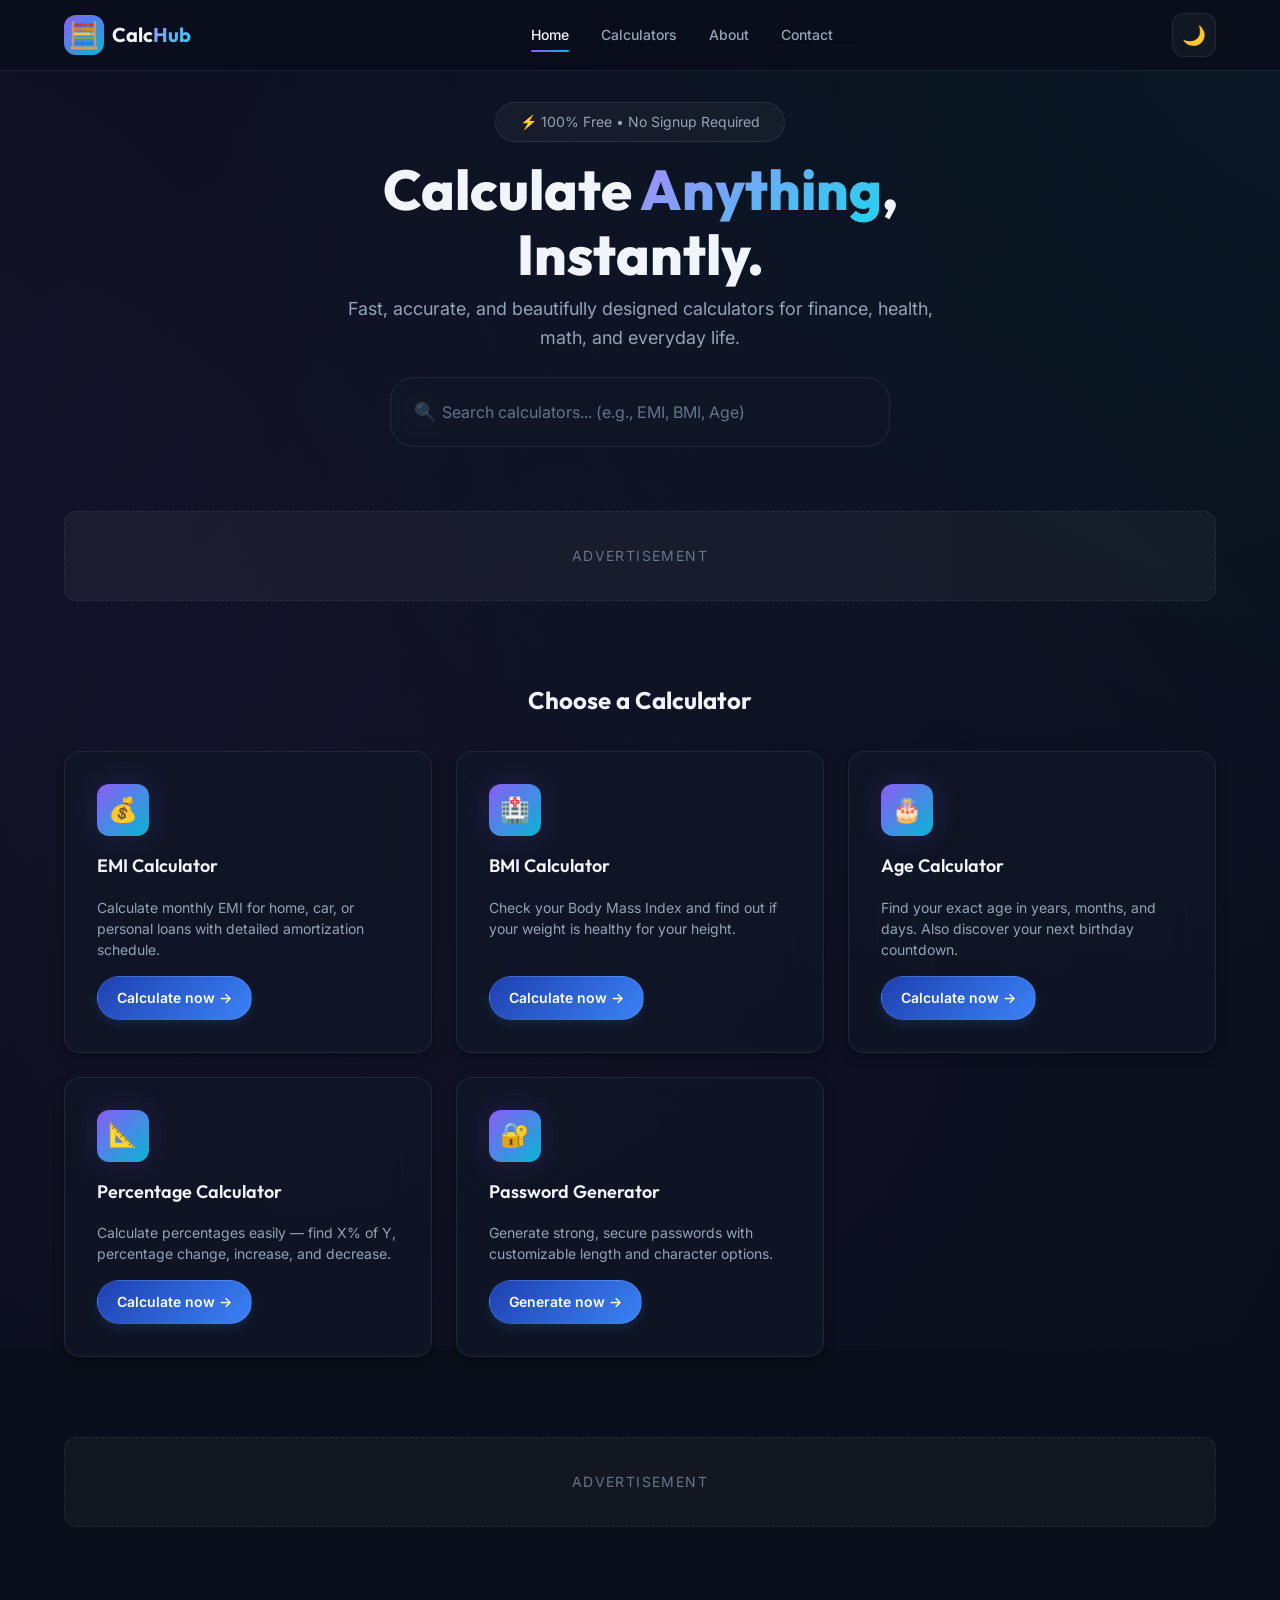
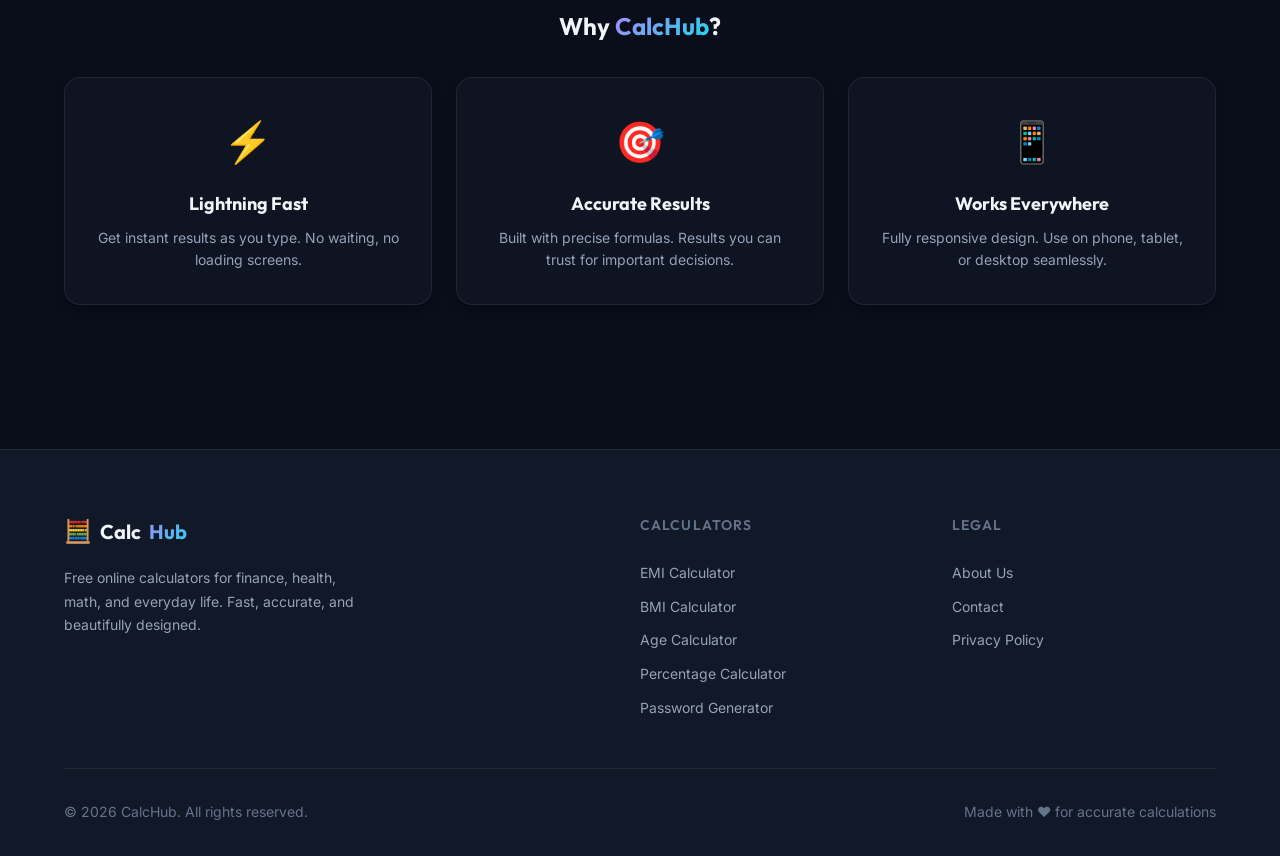
<file: index.html>
<!DOCTYPE html>
<html lang="en" data-theme="dark">
<head>
  <meta charset="UTF-8">
  <meta name="viewport" content="width=device-width, initial-scale=1.0">
  <title>CalcHub — Free Online Calculators for Every Need</title>
  <meta name="description" content="CalcHub offers free online calculators — EMI, BMI, Age, Percentage, Password Generator and more. Fast, accurate, and easy to use. No signup required.">
  <meta name="keywords" content="calculator, online calculator, EMI calculator, BMI calculator, age calculator, percentage calculator, password generator, free calculator">
  <meta name="robots" content="index, follow">
  <meta property="og:title" content="CalcHub — Free Online Calculators">
  <meta property="og:description" content="Free online calculators for finance, health, math, and more. Fast, accurate, and beautifully designed.">
  <meta property="og:type" content="website">
  <link rel="canonical" href="https://www.calchub.com/">
  <link rel="stylesheet" href="css/style.css">
</head>
<body>

  <!-- ===== NAVBAR ===== -->
  <nav class="navbar" id="navbar">
    <div class="container nav-content">
      <a href="index.html" class="nav-logo">
        <span class="logo-icon">🧮</span>
        <span class="logo-text">Calc<span class="logo-accent">Hub</span></span>
      </a>
      <div class="nav-links" id="navLinks">
        <a href="index.html" class="active">Home</a>
        <a href="#calculators">Calculators</a>
        <a href="pages/about.html">About</a>
        <a href="pages/contact.html">Contact</a>
      </div>
      <div class="nav-actions">
        <button class="theme-toggle" id="themeToggle" aria-label="Toggle theme">
          <span class="theme-icon-dark">🌙</span>
          <span class="theme-icon-light">☀️</span>
        </button>
        <button class="mobile-menu-btn" id="mobileMenuBtn" aria-label="Toggle menu">
          <span></span>
          <span></span>
          <span></span>
        </button>
      </div>
    </div>
  </nav>

  <!-- ===== HERO SECTION ===== -->
  <section class="hero">
    <div class="container">
      <div class="hero-badge">
        ⚡ 100% Free &bull; No Signup Required
      </div>
      <h1 class="hero-title">
        Calculate <span class="gradient-text">Anything</span>,<br>
        Instantly.
      </h1>
      <p class="hero-subtitle">
        Fast, accurate, and beautifully designed calculators for finance, health, math, and everyday life.
      </p>
      <div class="hero-search">
        <span class="search-icon">🔍</span>
        <input
          type="text"
          id="calcSearch"
          placeholder="Search calculators... (e.g., EMI, BMI, Age)"
          autocomplete="off"
        >
      </div>
    </div>
  </section>



  <!-- ===== AD PLACEHOLDER ===== -->
  <div class="container">
    <div class="ad-placeholder ad-leaderboard">
      <!-- Google AdSense — Leaderboard 728x90 -->
      <span>Advertisement</span>
    </div>
  </div>

  <!-- ===== CALCULATORS GRID ===== -->
  <section class="section" id="calculators">
    <div class="container">
      <h2 class="section-title">Choose a Calculator</h2>
      <div class="calc-grid">

        <!-- EMI Calculator -->
        <a href="calculators/emi-calculator.html"
           class="calc-card glass-card animate-on-scroll"
           data-title="EMI Calculator"
           data-category="finance">
          <div class="calc-card-icon">💰</div>
          <h3 class="calc-card-title">EMI Calculator</h3>
          <p class="calc-card-desc">Calculate monthly EMI for home, car, or personal loans with detailed amortization schedule.</p>
          <span class="calc-card-arrow">Calculate now →</span>
        </a>

        <!-- BMI Calculator -->
        <a href="calculators/bmi-calculator.html"
           class="calc-card glass-card animate-on-scroll"
           data-title="BMI Calculator"
           data-category="health">
          <div class="calc-card-icon">🏥</div>
          <h3 class="calc-card-title">BMI Calculator</h3>
          <p class="calc-card-desc">Check your Body Mass Index and find out if your weight is healthy for your height.</p>
          <span class="calc-card-arrow">Calculate now →</span>
        </a>

        <!-- Age Calculator -->
        <a href="calculators/age-calculator.html"
           class="calc-card glass-card animate-on-scroll"
           data-title="Age Calculator"
           data-category="math">
          <div class="calc-card-icon">🎂</div>
          <h3 class="calc-card-title">Age Calculator</h3>
          <p class="calc-card-desc">Find your exact age in years, months, and days. Also discover your next birthday countdown.</p>
          <span class="calc-card-arrow">Calculate now →</span>
        </a>

        <!-- Percentage Calculator -->
        <a href="calculators/percentage-calculator.html"
           class="calc-card glass-card animate-on-scroll"
           data-title="Percentage Calculator"
           data-category="math">
          <div class="calc-card-icon">📐</div>
          <h3 class="calc-card-title">Percentage Calculator</h3>
          <p class="calc-card-desc">Calculate percentages easily — find X% of Y, percentage change, increase, and decrease.</p>
          <span class="calc-card-arrow">Calculate now →</span>
        </a>

        <!-- Password Generator -->
        <a href="calculators/password-generator.html"
           class="calc-card glass-card animate-on-scroll"
           data-title="Password Generator"
           data-category="tools">
          <div class="calc-card-icon">🔐</div>
          <h3 class="calc-card-title">Password Generator</h3>
          <p class="calc-card-desc">Generate strong, secure passwords with customizable length and character options.</p>
          <span class="calc-card-arrow">Generate now →</span>
        </a>

      </div>
    </div>
  </section>

  <!-- ===== AD PLACEHOLDER ===== -->
  <div class="container">
    <div class="ad-placeholder ad-leaderboard">
      <!-- Google AdSense — Leaderboard 728x90 -->
      <span>Advertisement</span>
    </div>
  </div>

  <!-- ===== WHY CALCHUB ===== -->
  <section class="section animate-on-scroll">
    <div class="container">
      <h2 class="section-title">Why <span class="gradient-text">CalcHub</span>?</h2>
      <div class="calc-grid">
        <div class="glass-card" style="padding: 2rem; text-align: center;">
          <div style="font-size: 2.5rem; margin-bottom: 1rem;">⚡</div>
          <h3 style="font-family: var(--font-heading); font-size: 1.125rem; margin-bottom: 0.5rem;">Lightning Fast</h3>
          <p style="color: var(--text-secondary); font-size: 0.875rem;">Get instant results as you type. No waiting, no loading screens.</p>
        </div>
        <div class="glass-card" style="padding: 2rem; text-align: center;">
          <div style="font-size: 2.5rem; margin-bottom: 1rem;">🎯</div>
          <h3 style="font-family: var(--font-heading); font-size: 1.125rem; margin-bottom: 0.5rem;">Accurate Results</h3>
          <p style="color: var(--text-secondary); font-size: 0.875rem;">Built with precise formulas. Results you can trust for important decisions.</p>
        </div>
        <div class="glass-card" style="padding: 2rem; text-align: center;">
          <div style="font-size: 2.5rem; margin-bottom: 1rem;">📱</div>
          <h3 style="font-family: var(--font-heading); font-size: 1.125rem; margin-bottom: 0.5rem;">Works Everywhere</h3>
          <p style="color: var(--text-secondary); font-size: 0.875rem;">Fully responsive design. Use on phone, tablet, or desktop seamlessly.</p>
        </div>
      </div>
    </div>
  </section>

  <!-- ===== FOOTER ===== -->
  <footer class="footer">
    <div class="container">
      <div class="footer-grid">
        <div class="footer-brand">
          <div class="logo-text">
            <span style="font-size: 1.4rem;">🧮</span>
            Calc<span class="logo-accent">Hub</span>
          </div>
          <p>Free online calculators for finance, health, math, and everyday life. Fast, accurate, and beautifully designed.</p>
        </div>
        <div class="footer-col">
          <h4>Calculators</h4>
          <ul>
            <li><a href="calculators/emi-calculator.html">EMI Calculator</a></li>
            <li><a href="calculators/bmi-calculator.html">BMI Calculator</a></li>
            <li><a href="calculators/age-calculator.html">Age Calculator</a></li>
            <li><a href="calculators/percentage-calculator.html">Percentage Calculator</a></li>
            <li><a href="calculators/password-generator.html">Password Generator</a></li>
          </ul>
        </div>

        <div class="footer-col">
          <h4>Legal</h4>
          <ul>
            <li><a href="pages/about.html">About Us</a></li>
            <li><a href="pages/contact.html">Contact</a></li>
            <li><a href="pages/privacy-policy.html">Privacy Policy</a></li>
          </ul>
        </div>
      </div>
      <div class="footer-bottom">
        <span>&copy; 2026 CalcHub. All rights reserved.</span>
        <span>Made with ❤️ for accurate calculations</span>
      </div>
    </div>
  </footer>

  <script src="js/main.js"></script>
</body>
</html>
</file>
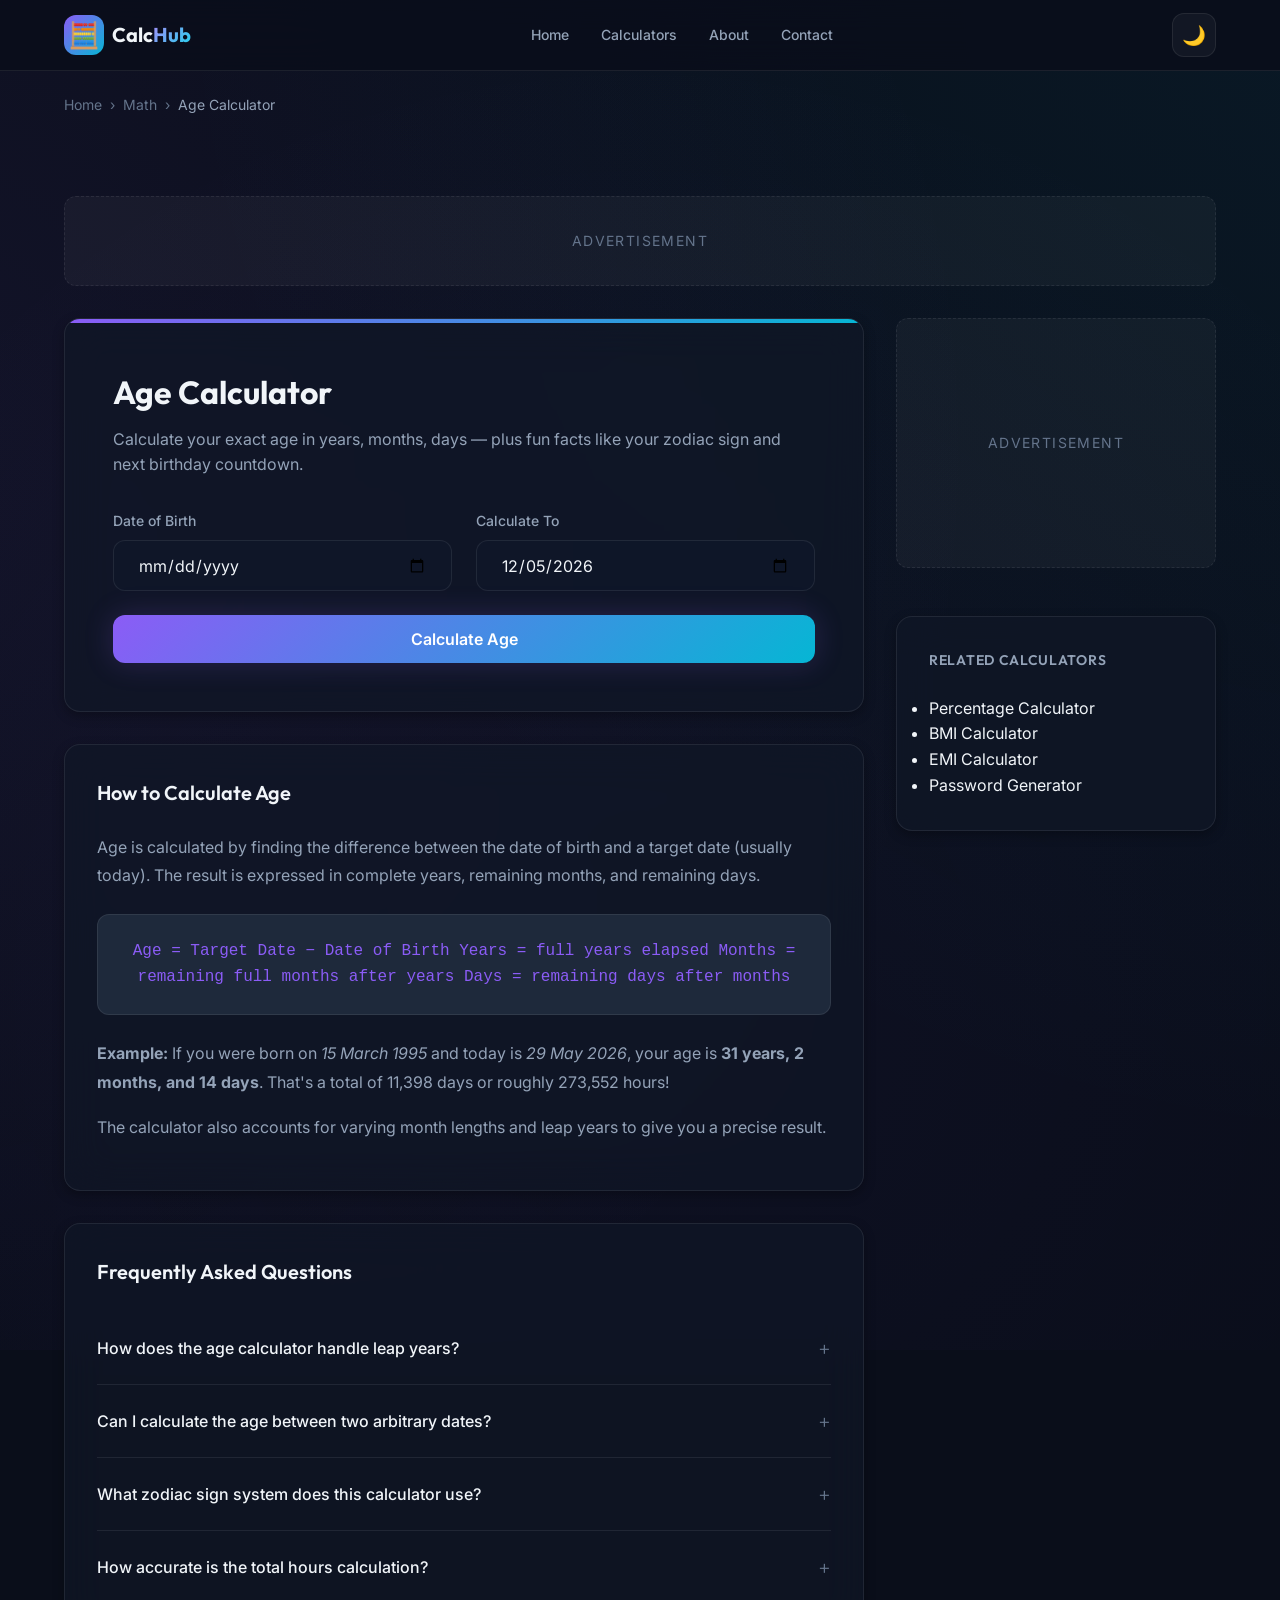
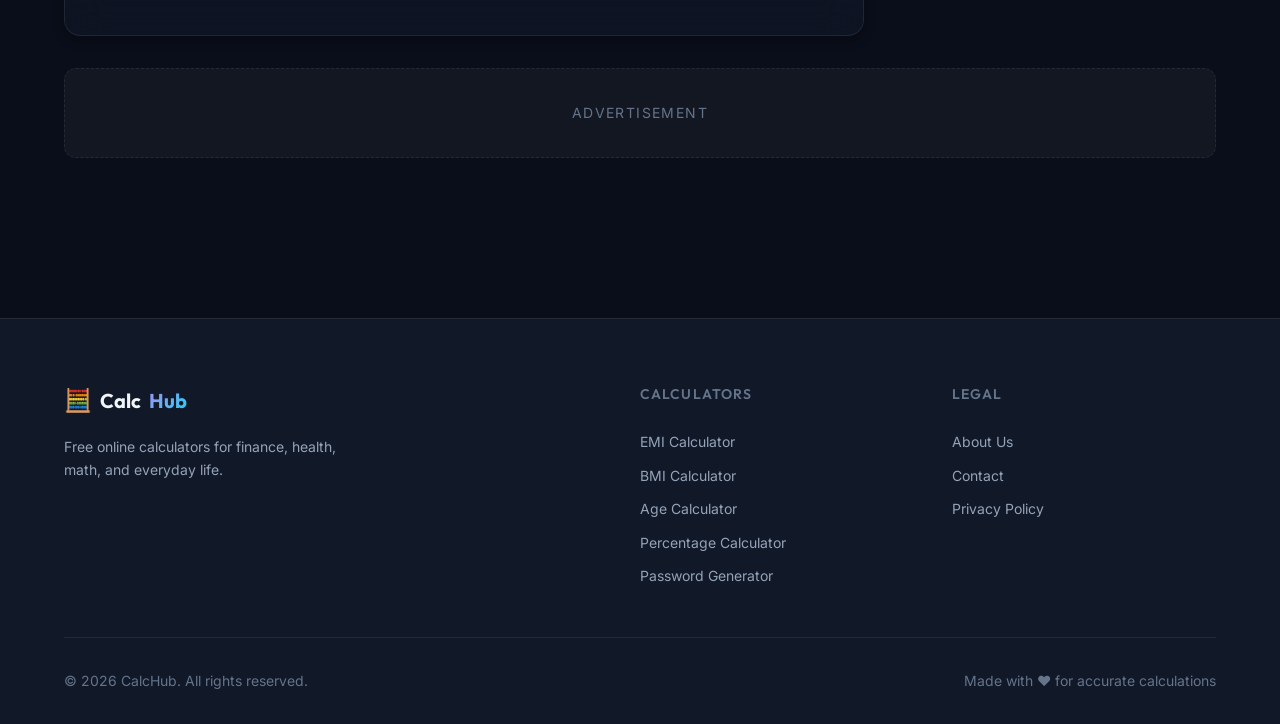
<file: calculators/age-calculator.html>
<!DOCTYPE html>
<html lang="en" data-theme="dark">
<head>
  <meta charset="UTF-8">
  <meta name="viewport" content="width=device-width, initial-scale=1.0">
  <title>Age Calculator — Calculate Your Exact Age in Years, Months &amp; Days | CalcHub</title>
  <meta name="description" content="Free online age calculator. Find your exact age in years, months, days, hours. Discover your zodiac sign, Chinese zodiac, next birthday countdown and more.">
  <link rel="canonical" href="https://www.calchub.com/calculators/age-calculator.html">
  <link rel="stylesheet" href="../css/style.css">
  <link rel="stylesheet" href="../css/calculator.css">
</head>
<body>
  <!-- NAVBAR -->
  <nav class="navbar">
    <div class="container nav-content">
      <a href="../index.html" class="nav-logo">
        <span class="logo-icon">🧮</span>
        <span class="logo-text">Calc<span class="logo-accent">Hub</span></span>
      </a>
      <div class="nav-links" id="navLinks">
        <a href="../index.html">Home</a>
        <a href="../index.html#calculators">Calculators</a>
        <a href="../pages/about.html">About</a>
        <a href="../pages/contact.html">Contact</a>
      </div>
      <div class="nav-actions">
        <button class="theme-toggle" id="themeToggle" aria-label="Toggle theme">
          <span class="theme-icon-dark">🌙</span>
          <span class="theme-icon-light">☀️</span>
        </button>
        <button class="mobile-menu-btn" id="mobileMenuBtn" aria-label="Toggle menu">
          <span></span><span></span><span></span>
        </button>
      </div>
    </div>
  </nav>

  <!-- BREADCRUMB -->
  <div class="breadcrumb-wrapper">
    <div class="container">
      <nav class="breadcrumb">
        <a href="../index.html" class="breadcrumb-item">Home</a>
        <span class="breadcrumb-separator">›</span>
        <a href="../index.html#calculators" class="breadcrumb-item">Math</a>
        <span class="breadcrumb-separator">›</span>
        <span class="breadcrumb-item active">Age Calculator</span>
      </nav>
    </div>
  </div>

  <!-- MAIN CONTENT -->
  <main class="calc-page">
    <div class="container">
      <!-- Ad placeholder top -->
      <div class="ad-placeholder ad-leaderboard">
        <span>Advertisement</span>
      </div>

      <div class="calc-main">
        <!-- Calculator Content -->
        <div class="calc-content">
          <div class="calc-container glass-card">
            <div class="calc-header">
              <h1 class="calc-title">Age Calculator</h1>
              <p class="calc-description">Calculate your exact age in years, months, days — plus fun facts like your zodiac sign and next birthday countdown.</p>
            </div>
            <div class="calc-body">
              <div class="calc-input-row">
                <div class="calc-input-group">
                  <label class="calc-label" for="ageDob">Date of Birth</label>
                  <input type="date" class="calc-input" id="ageDob" required>
                </div>
                <div class="calc-input-group">
                  <label class="calc-label" for="ageToDate">Calculate To</label>
                  <input type="date" class="calc-input" id="ageToDate">
                </div>
              </div>
              <button class="calc-btn calc-btn-primary" id="ageCalcBtn" onclick="calculateAge()">Calculate Age</button>
            </div>

            <!-- Results -->
            <div class="calc-result" id="ageResultSection" style="display: none;">
              <h3 style="margin-bottom: 1rem;">Your Age</h3>
              <div class="calc-result-grid">
                <div class="calc-result-item">
                  <span class="calc-result-value" id="ageYears">—</span>
                  <span class="calc-result-label">Years</span>
                </div>
                <div class="calc-result-item">
                  <span class="calc-result-value" id="ageMonths">—</span>
                  <span class="calc-result-label">Months</span>
                </div>
                <div class="calc-result-item">
                  <span class="calc-result-value" id="ageDays">—</span>
                  <span class="calc-result-label">Days</span>
                </div>
              </div>

              <h3 style="margin: 1.5rem 0 1rem;">Total Duration</h3>
              <div class="calc-result-grid">
                <div class="calc-result-item">
                  <span class="calc-result-value" id="ageTotalMonths">—</span>
                  <span class="calc-result-label">Total Months</span>
                </div>
                <div class="calc-result-item">
                  <span class="calc-result-value" id="ageTotalWeeks">—</span>
                  <span class="calc-result-label">Total Weeks</span>
                </div>
                <div class="calc-result-item">
                  <span class="calc-result-value" id="ageTotalDays">—</span>
                  <span class="calc-result-label">Total Days</span>
                </div>
                <div class="calc-result-item">
                  <span class="calc-result-value" id="ageTotalHours">—</span>
                  <span class="calc-result-label">Total Hours</span>
                </div>
              </div>

              <h3 style="margin: 1.5rem 0 1rem;">🎂 Next Birthday</h3>
              <div class="calc-result-grid">
                <div class="calc-result-item" style="grid-column: 1 / -1;">
                  <span class="calc-result-value" id="ageNextBirthday">—</span>
                  <span class="calc-result-label" id="ageNextBirthdayLabel">days until your next birthday</span>
                </div>
              </div>

              <h3 style="margin: 1.5rem 0 1rem;">✨ Fun Facts</h3>
              <div class="calc-result-grid">
                <div class="calc-result-item">
                  <span class="calc-result-value" id="ageBornDay" style="font-size: 1.3rem;">—</span>
                  <span class="calc-result-label">Born On</span>
                </div>
                <div class="calc-result-item">
                  <span class="calc-result-value" id="ageZodiac" style="font-size: 1.3rem;">—</span>
                  <span class="calc-result-label">Zodiac Sign</span>
                </div>
                <div class="calc-result-item">
                  <span class="calc-result-value" id="ageChineseZodiac" style="font-size: 1.3rem;">—</span>
                  <span class="calc-result-label">Chinese Zodiac</span>
                </div>
              </div>
            </div>
          </div>

          <!-- Formula / How-to Section -->
          <div class="info-section glass-card">
            <h2>How to Calculate Age</h2>
            <p>Age is calculated by finding the difference between the date of birth and a target date (usually today). The result is expressed in complete years, remaining months, and remaining days.</p>
            <div class="formula-box">
Age = Target Date − Date of Birth

Years  = full years elapsed
Months = remaining full months after years
Days   = remaining days after months
            </div>
            <p><strong>Example:</strong> If you were born on <em>15 March 1995</em> and today is <em>29 May 2026</em>, your age is <strong>31 years, 2 months, and 14 days</strong>. That's a total of 11,398 days or roughly 273,552 hours!</p>
            <p>The calculator also accounts for varying month lengths and leap years to give you a precise result.</p>
          </div>

          <!-- FAQ Section -->
          <div class="faq-section glass-card">
            <h2>Frequently Asked Questions</h2>

            <div class="faq-item">
              <button class="faq-question">How does the age calculator handle leap years?</button>
              <div class="faq-answer">
                <p>The calculator uses JavaScript's built-in <code>Date</code> object, which correctly handles leap years. If your birthday is February 29 and the current year is not a leap year, the calculator still counts the days accurately. Your "next birthday" countdown will point to the next occurrence of Feb 29 (or Mar 1, depending on the year).</p>
              </div>
            </div>

            <div class="faq-item">
              <button class="faq-question">Can I calculate the age between two arbitrary dates?</button>
              <div class="faq-answer">
                <p>Yes! By default the "Calculate To" field is set to today's date, but you can change it to any date in the past or future. This is useful for finding out how old someone was on a specific date, or how old they will be on a future date.</p>
              </div>
            </div>

            <div class="faq-item">
              <button class="faq-question">What zodiac sign system does this calculator use?</button>
              <div class="faq-answer">
                <p>The calculator uses the Western (tropical) zodiac system, which divides the year into 12 signs based on the position of the Sun. It also shows your Chinese zodiac animal, which is based on a 12-year cycle associated with your birth year.</p>
              </div>
            </div>

            <div class="faq-item">
              <button class="faq-question">How accurate is the total hours calculation?</button>
              <div class="faq-answer">
                <p>The total hours calculation is based on the exact number of days between the two dates, multiplied by 24. It does not account for daylight saving time changes or the exact time of birth, so it is accurate to the nearest day (±24 hours).</p>
              </div>
            </div>
          </div>
        </div>

        <!-- Sidebar -->
        <aside class="calc-sidebar">
          <div class="ad-placeholder ad-rectangle">
            <span>Advertisement</span>
          </div>
          <div class="related-calcs glass-card">
            <h3>Related Calculators</h3>
            <ul>
              <li><a href="percentage-calculator.html">Percentage Calculator</a></li>
              <li><a href="bmi-calculator.html">BMI Calculator</a></li>
              <li><a href="emi-calculator.html">EMI Calculator</a></li>
              <li><a href="password-generator.html">Password Generator</a></li>
            </ul>
          </div>
        </aside>
      </div>

      <!-- Ad placeholder bottom -->
      <div class="ad-placeholder ad-leaderboard">
        <span>Advertisement</span>
      </div>
    </div>
  </main>

  <!-- FOOTER -->
  <footer class="footer">
    <div class="container">
      <div class="footer-grid">
        <div class="footer-brand">
          <div class="logo-text">
            <span style="font-size: 1.4rem;">🧮</span>
            Calc<span class="logo-accent">Hub</span>
          </div>
          <p>Free online calculators for finance, health, math, and everyday life.</p>
        </div>
        <div class="footer-col">
          <h4>Calculators</h4>
          <ul>
            <li><a href="emi-calculator.html">EMI Calculator</a></li>
            <li><a href="bmi-calculator.html">BMI Calculator</a></li>
            <li><a href="age-calculator.html">Age Calculator</a></li>
            <li><a href="percentage-calculator.html">Percentage Calculator</a></li>
            <li><a href="password-generator.html">Password Generator</a></li>
          </ul>
        </div>

        <div class="footer-col">
          <h4>Legal</h4>
          <ul>
            <li><a href="../pages/about.html">About Us</a></li>
            <li><a href="../pages/contact.html">Contact</a></li>
            <li><a href="../pages/privacy-policy.html">Privacy Policy</a></li>
          </ul>
        </div>
      </div>
      <div class="footer-bottom">
        <span>&copy; 2026 CalcHub. All rights reserved.</span>
        <span>Made with ❤️ for accurate calculations</span>
      </div>
    </div>
  </footer>

  <script src="../js/main.js"></script>
  <script src="../js/calculators/age.js"></script>
</body>
</html>
</file>
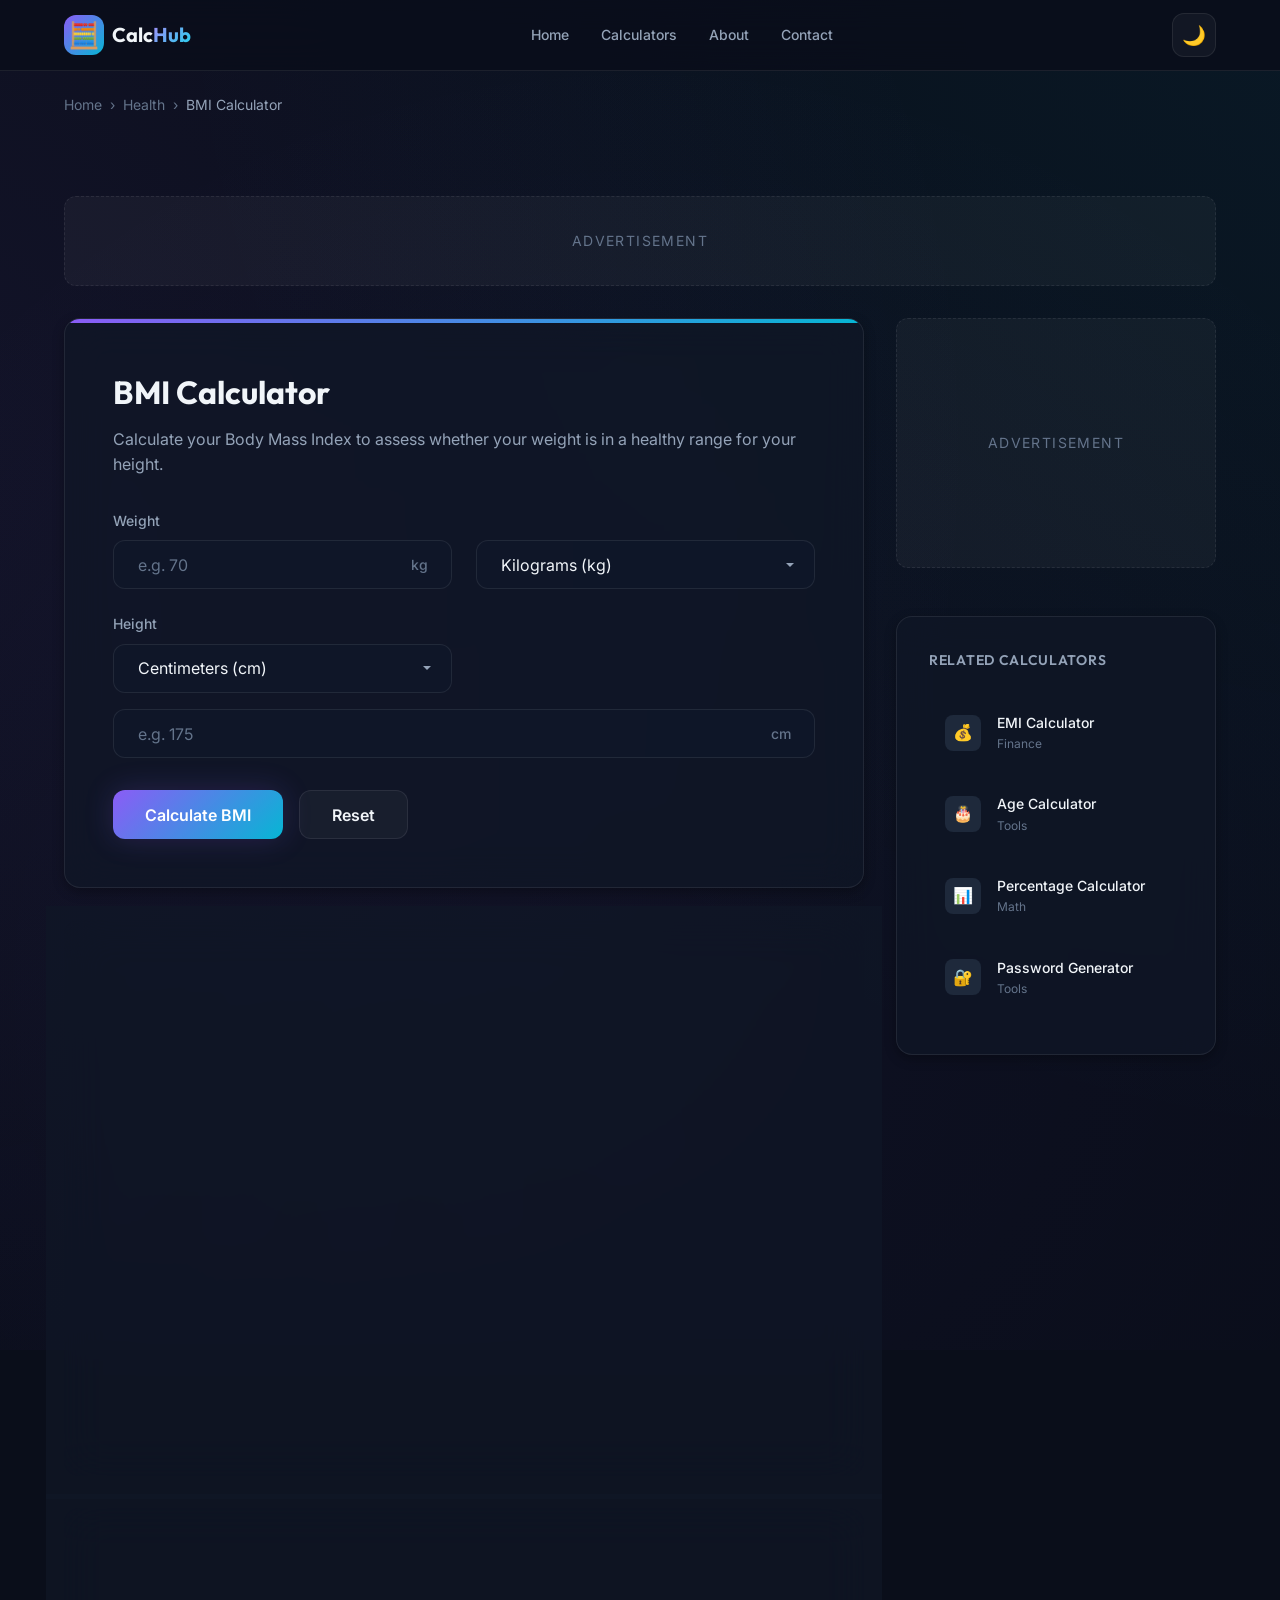
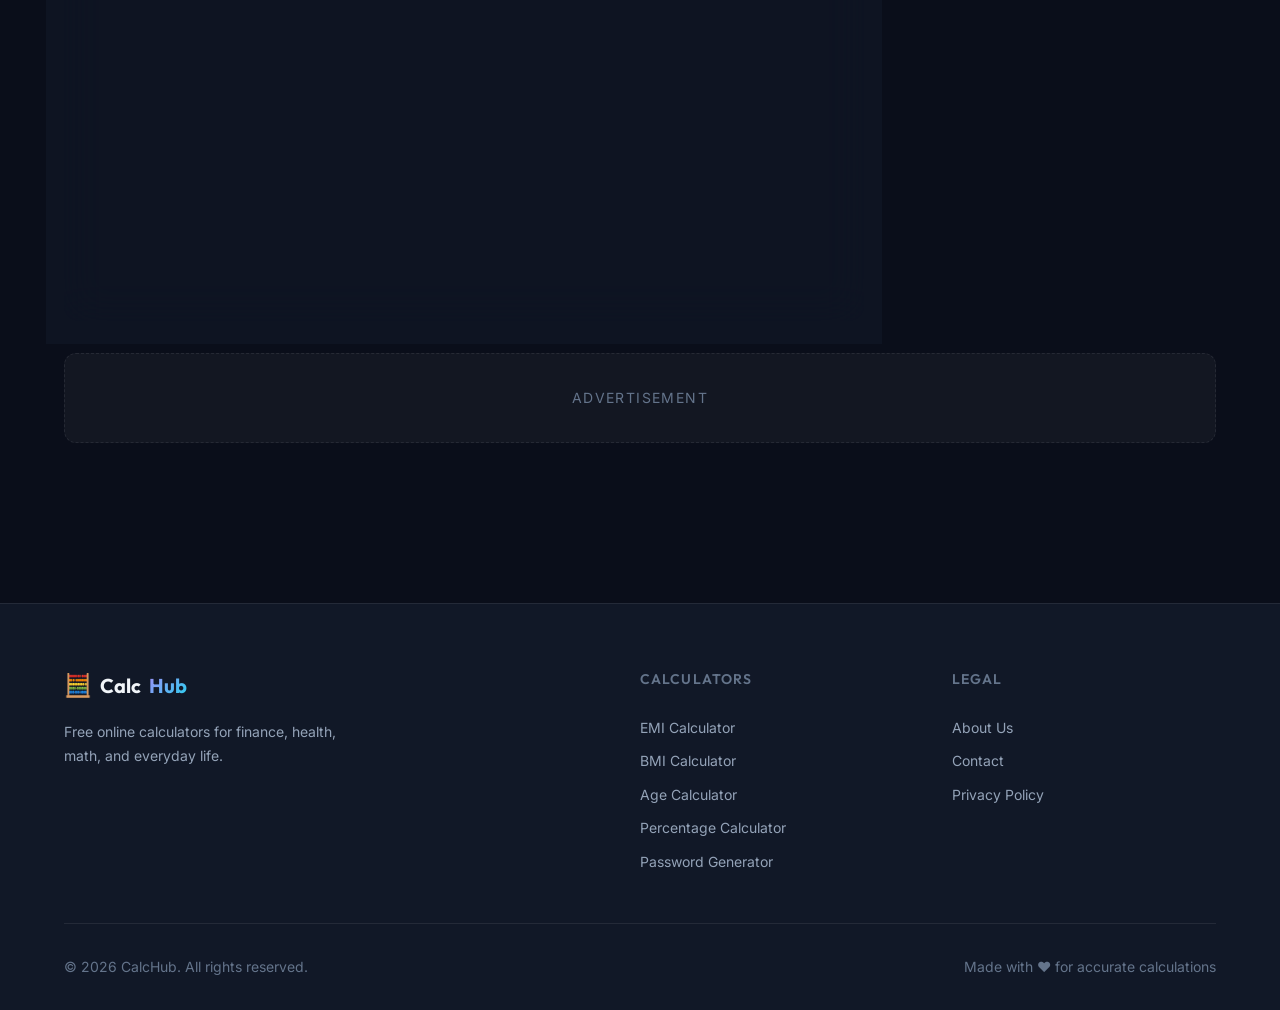
<file: calculators/bmi-calculator.html>
<!DOCTYPE html>
<html lang="en" data-theme="dark">
<head>
  <meta charset="UTF-8">
  <meta name="viewport" content="width=device-width, initial-scale=1.0">
  <title>BMI Calculator — Check Your Body Mass Index Instantly | CalcHub</title>
  <meta name="description" content="Free online BMI calculator to instantly check your Body Mass Index. Supports kg/lbs and cm/ft-in units with visual scale and health category results.">
  <link rel="canonical" href="https://www.calchub.com/calculators/bmi-calculator.html">
  <link rel="stylesheet" href="../css/style.css">
  <link rel="stylesheet" href="../css/calculator.css">
</head>
<body>
  <!-- NAVBAR -->
  <nav class="navbar">
    <div class="container nav-content">
      <a href="../index.html" class="nav-logo">
        <span class="logo-icon">🧮</span>
        <span class="logo-text">Calc<span class="logo-accent">Hub</span></span>
      </a>
      <div class="nav-links" id="navLinks">
        <a href="../index.html">Home</a>
        <a href="../index.html#calculators">Calculators</a>
        <a href="../pages/about.html">About</a>
        <a href="../pages/contact.html">Contact</a>
      </div>
      <div class="nav-actions">
        <button class="theme-toggle" id="themeToggle" aria-label="Toggle theme">
          <span class="theme-icon-dark">🌙</span>
          <span class="theme-icon-light">☀️</span>
        </button>
        <button class="mobile-menu-btn" id="mobileMenuBtn" aria-label="Toggle menu">
          <span></span><span></span><span></span>
        </button>
      </div>
    </div>
  </nav>

  <!-- BREADCRUMB -->
  <div class="breadcrumb-wrapper">
    <div class="container">
      <nav class="breadcrumb">
        <a href="../index.html" class="breadcrumb-item">Home</a>
        <span class="breadcrumb-separator">›</span>
        <a href="../index.html#calculators" class="breadcrumb-item">Health</a>
        <span class="breadcrumb-separator">›</span>
        <span class="breadcrumb-item active">BMI Calculator</span>
      </nav>
    </div>
  </div>

  <!-- MAIN CONTENT -->
  <main class="calc-page">
    <div class="container">
      <!-- Ad placeholder top -->
      <div class="ad-placeholder ad-leaderboard">
        <span>Advertisement</span>
      </div>

      <div class="calc-main">
        <!-- Calculator Content -->
        <div class="calc-content">
          <div class="calc-container glass-card">
            <div class="calc-header">
              <h1 class="calc-title">BMI Calculator</h1>
              <p class="calc-description">Calculate your Body Mass Index to assess whether your weight is in a healthy range for your height.</p>
            </div>
            <div class="calc-body">
              <!-- Weight -->
              <div class="calc-input-group">
                <label class="calc-label" for="bmiWeight">Weight</label>
                <div class="calc-input-row">
                  <div class="calc-input-with-unit">
                    <input type="number" id="bmiWeight" class="calc-input" placeholder="e.g. 70" min="1" max="700" step="0.1">
                    <span class="calc-input-unit" id="bmiWeightUnitLabel">kg</span>
                  </div>
                  <select id="bmiWeightUnit" class="calc-select">
                    <option value="kg" selected>Kilograms (kg)</option>
                    <option value="lbs">Pounds (lbs)</option>
                  </select>
                </div>
              </div>

              <!-- Height -->
              <div class="calc-input-group">
                <label class="calc-label" for="bmiHeightCm">Height</label>
                <div class="calc-input-row">
                  <select id="bmiHeightUnit" class="calc-select">
                    <option value="cm" selected>Centimeters (cm)</option>
                    <option value="ftin">Feet &amp; Inches</option>
                  </select>
                </div>
                <!-- CM input -->
                <div id="bmiHeightCmGroup">
                  <div class="calc-input-with-unit" style="margin-top: var(--space-sm);">
                    <input type="number" id="bmiHeightCm" class="calc-input" placeholder="e.g. 175" min="1" max="300" step="0.1">
                    <span class="calc-input-unit">cm</span>
                  </div>
                </div>
                <!-- Ft/In inputs -->
                <div id="bmiHeightFtInGroup" style="display: none; margin-top: var(--space-sm);">
                  <div class="calc-input-row">
                    <div class="calc-input-with-unit">
                      <input type="number" id="bmiHeightFt" class="calc-input" placeholder="Feet" min="0" max="9" step="1">
                      <span class="calc-input-unit">ft</span>
                    </div>
                    <div class="calc-input-with-unit">
                      <input type="number" id="bmiHeightIn" class="calc-input" placeholder="Inches" min="0" max="11" step="0.1">
                      <span class="calc-input-unit">in</span>
                    </div>
                  </div>
                </div>
              </div>

              <!-- Calculate Button -->
              <div class="calc-btn-group">
                <button class="calc-btn calc-btn-primary" id="bmiCalculateBtn" onclick="calculateBMI()">
                  Calculate BMI
                </button>
                <button class="calc-btn calc-btn-secondary" onclick="resetBMI()">
                  Reset
                </button>
              </div>
            </div>

            <!-- Results -->
            <div class="calc-result" id="bmiResultSection" style="display: none;">
              <!-- Big BMI Value -->
              <div class="calc-result-big">
                <div class="calc-result-value" id="bmiValue" style="font-size: 3.5rem;">—</div>
                <div class="calc-result-label" style="font-size: var(--fs-base); margin-bottom: var(--space-sm);">Your BMI</div>
                <div id="bmiCategoryTag"></div>
              </div>

              <!-- BMI Visual Gauge -->
              <div class="bmi-gauge-section" style="margin-top: var(--space-xl);">
                <div class="bmi-gauge" style="position: relative; height: 36px; border-radius: var(--radius-full); overflow: visible; display: flex; margin-bottom: var(--space-lg);">
                  <div style="flex: 18.5; background: linear-gradient(90deg, #3b82f6, #60a5fa); border-radius: var(--radius-full) 0 0 var(--radius-full); position: relative;">
                    <span style="position: absolute; bottom: -22px; left: 50%; transform: translateX(-50%); font-size: var(--fs-xs); color: var(--text-muted); white-space: nowrap;">Underweight</span>
                  </div>
                  <div style="flex: 6.5; background: linear-gradient(90deg, #10b981, #34d399); position: relative;">
                    <span style="position: absolute; bottom: -22px; left: 50%; transform: translateX(-50%); font-size: var(--fs-xs); color: var(--text-muted); white-space: nowrap;">Normal</span>
                  </div>
                  <div style="flex: 5; background: linear-gradient(90deg, #f59e0b, #fbbf24); position: relative;">
                    <span style="position: absolute; bottom: -22px; left: 50%; transform: translateX(-50%); font-size: var(--fs-xs); color: var(--text-muted); white-space: nowrap;">Overweight</span>
                  </div>
                  <div style="flex: 10; background: linear-gradient(90deg, #ef4444, #dc2626); border-radius: 0 var(--radius-full) var(--radius-full) 0; position: relative;">
                    <span style="position: absolute; bottom: -22px; left: 50%; transform: translateX(-50%); font-size: var(--fs-xs); color: var(--text-muted); white-space: nowrap;">Obese</span>
                  </div>
                  <!-- Pointer -->
                  <div id="bmiPointer" style="position: absolute; top: -8px; width: 4px; height: calc(100% + 16px); background: var(--text-primary); border-radius: 2px; transition: left 0.6s cubic-bezier(0.34, 1.56, 0.64, 1); box-shadow: 0 0 8px rgba(0,0,0,0.5); z-index: 5; left: 0%;">
                    <div style="position: absolute; top: -28px; left: 50%; transform: translateX(-50%); background: var(--bg-card); border: 1px solid var(--border-color); border-radius: var(--radius-sm); padding: 2px 8px; font-size: var(--fs-xs); font-weight: 600; color: var(--text-primary); white-space: nowrap;" id="bmiPointerLabel">0</div>
                  </div>
                </div>
                <!-- Scale numbers -->
                <div style="display: flex; justify-content: space-between; margin-top: var(--space-xl); padding: 0 2px;">
                  <span style="font-size: var(--fs-xs); color: var(--text-muted);">0</span>
                  <span style="font-size: var(--fs-xs); color: var(--text-muted);">18.5</span>
                  <span style="font-size: var(--fs-xs); color: var(--text-muted);">25</span>
                  <span style="font-size: var(--fs-xs); color: var(--text-muted);">30</span>
                  <span style="font-size: var(--fs-xs); color: var(--text-muted);">40+</span>
                </div>
              </div>

              <!-- BMI Categories Reference Table -->
              <div style="margin-top: var(--space-xl);">
                <h3 style="font-size: var(--fs-base); font-weight: 600; margin-bottom: var(--space-lg); color: var(--text-secondary);">BMI Categories</h3>
                <div class="calc-table-wrapper">
                  <table class="calc-table">
                    <thead>
                      <tr>
                        <th>Category</th>
                        <th>BMI Range</th>
                        <th>Status</th>
                      </tr>
                    </thead>
                    <tbody>
                      <tr>
                        <td>Underweight</td>
                        <td>&lt; 18.5</td>
                        <td><span class="calc-result-tag info">Below Normal</span></td>
                      </tr>
                      <tr>
                        <td>Normal Weight</td>
                        <td>18.5 – 24.9</td>
                        <td><span class="calc-result-tag success">Healthy</span></td>
                      </tr>
                      <tr>
                        <td>Overweight</td>
                        <td>25.0 – 29.9</td>
                        <td><span class="calc-result-tag warning">Above Normal</span></td>
                      </tr>
                      <tr>
                        <td>Obese (Class I)</td>
                        <td>30.0 – 34.9</td>
                        <td><span class="calc-result-tag error">High Risk</span></td>
                      </tr>
                      <tr>
                        <td>Obese (Class II)</td>
                        <td>35.0 – 39.9</td>
                        <td><span class="calc-result-tag error">Very High Risk</span></td>
                      </tr>
                      <tr>
                        <td>Obese (Class III)</td>
                        <td>≥ 40.0</td>
                        <td><span class="calc-result-tag error">Extreme Risk</span></td>
                      </tr>
                    </tbody>
                  </table>
                </div>
              </div>
            </div>
          </div>

          <!-- Formula / How-to Section -->
          <div class="info-section glass-card">
            <h2>How to Calculate BMI</h2>
            <p>Body Mass Index (BMI) is a simple numerical value derived from your weight and height. It is widely used as a screening tool to categorize individuals into weight groups — underweight, normal weight, overweight, and obese.</p>
            <div class="formula-box">BMI = Weight (kg) ÷ Height (m)²</div>
            <p>Where:</p>
            <ul>
              <li><strong>Weight</strong> is measured in kilograms (kg). If using pounds, multiply by 0.453592 to convert.</li>
              <li><strong>Height</strong> is measured in meters (m). If using centimeters, divide by 100. If using feet/inches, convert to total inches and multiply by 0.0254.</li>
            </ul>
            <p><strong>Example:</strong> A person weighing 70 kg with a height of 175 cm (1.75 m) has a BMI of 70 ÷ (1.75 × 1.75) = 70 ÷ 3.0625 = <strong>22.86</strong>, which falls in the "Normal Weight" category.</p>
          </div>

          <!-- FAQ Section -->
          <div class="faq-section glass-card">
            <h2>Frequently Asked Questions</h2>
            <div class="faq-item">
              <button class="faq-question">What is BMI and why does it matter?</button>
              <div class="faq-answer">
                <p>BMI (Body Mass Index) is a ratio of your weight to your height squared. It matters because research shows a strong correlation between BMI and body fat percentage in most populations. While it's not a direct measure of body fat, it serves as an easy-to-calculate screening tool for potential health risks associated with being underweight, overweight, or obese — including heart disease, diabetes, and hypertension.</p>
              </div>
            </div>
            <div class="faq-item">
              <button class="faq-question">What is a healthy BMI range?</button>
              <div class="faq-answer">
                <p>According to the World Health Organization (WHO), a healthy BMI range for adults is between 18.5 and 24.9. A BMI below 18.5 indicates underweight, 25.0 to 29.9 indicates overweight, and 30.0 or above indicates obesity. However, healthy ranges can vary slightly by ethnicity — for example, some Asian health authorities recommend a lower threshold (23.0) for overweight classification.</p>
              </div>
            </div>
            <div class="faq-item">
              <button class="faq-question">What are the limitations of BMI?</button>
              <div class="faq-answer">
                <p>BMI has several limitations: it does not distinguish between muscle mass and fat mass, so muscular athletes may be classified as overweight despite having low body fat. It also doesn't account for age, gender, bone density, or fat distribution. Waist circumference, waist-to-hip ratio, and body fat percentage tests (such as DEXA scans) provide more comprehensive assessments of body composition and health risk.</p>
              </div>
            </div>
            <div class="faq-item">
              <button class="faq-question">Does BMI apply to children and teenagers?</button>
              <div class="faq-answer">
                <p>BMI is calculated the same way for children and teens, but the interpretation is different. For individuals aged 2–20, BMI is plotted on age- and sex-specific growth charts to obtain a percentile ranking. A child at or above the 85th percentile is considered overweight, while the 95th percentile and above indicates obesity. This age-adjusted approach accounts for normal changes in body composition during growth and development.</p>
              </div>
            </div>
          </div>
        </div>

        <!-- Sidebar -->
        <aside class="calc-sidebar">
          <div class="ad-placeholder ad-rectangle">
            <span>Advertisement</span>
          </div>
          <div class="related-calcs glass-card">
            <h3>Related Calculators</h3>
            <a href="emi-calculator.html" class="related-calc-link">
              <div class="related-calc-icon">💰</div>
              <div class="related-calc-info">
                <span class="related-calc-name">EMI Calculator</span>
                <span class="related-calc-category">Finance</span>
              </div>
            </a>
            <a href="age-calculator.html" class="related-calc-link">
              <div class="related-calc-icon">🎂</div>
              <div class="related-calc-info">
                <span class="related-calc-name">Age Calculator</span>
                <span class="related-calc-category">Tools</span>
              </div>
            </a>
            <a href="percentage-calculator.html" class="related-calc-link">
              <div class="related-calc-icon">📊</div>
              <div class="related-calc-info">
                <span class="related-calc-name">Percentage Calculator</span>
                <span class="related-calc-category">Math</span>
              </div>
            </a>
            <a href="password-generator.html" class="related-calc-link">
              <div class="related-calc-icon">🔐</div>
              <div class="related-calc-info">
                <span class="related-calc-name">Password Generator</span>
                <span class="related-calc-category">Tools</span>
              </div>
            </a>
          </div>
        </aside>
      </div>

      <!-- Ad placeholder bottom -->
      <div class="ad-placeholder ad-leaderboard">
        <span>Advertisement</span>
      </div>
    </div>
  </main>

  <!-- FOOTER -->
  <footer class="footer">
    <div class="container">
      <div class="footer-grid">
        <div class="footer-brand">
          <div class="logo-text">
            <span style="font-size: 1.4rem;">🧮</span>
            Calc<span class="logo-accent">Hub</span>
          </div>
          <p>Free online calculators for finance, health, math, and everyday life.</p>
        </div>
        <div class="footer-col">
          <h4>Calculators</h4>
          <ul>
            <li><a href="emi-calculator.html">EMI Calculator</a></li>
            <li><a href="bmi-calculator.html">BMI Calculator</a></li>
            <li><a href="age-calculator.html">Age Calculator</a></li>
            <li><a href="percentage-calculator.html">Percentage Calculator</a></li>
            <li><a href="password-generator.html">Password Generator</a></li>
          </ul>
        </div>

        <div class="footer-col">
          <h4>Legal</h4>
          <ul>
            <li><a href="../pages/about.html">About Us</a></li>
            <li><a href="../pages/contact.html">Contact</a></li>
            <li><a href="../pages/privacy-policy.html">Privacy Policy</a></li>
          </ul>
        </div>
      </div>
      <div class="footer-bottom">
        <span>&copy; 2026 CalcHub. All rights reserved.</span>
        <span>Made with ❤️ for accurate calculations</span>
      </div>
    </div>
  </footer>

  <script src="../js/main.js"></script>
  <script src="../js/calculators/bmi.js"></script>
</body>
</html>
</file>
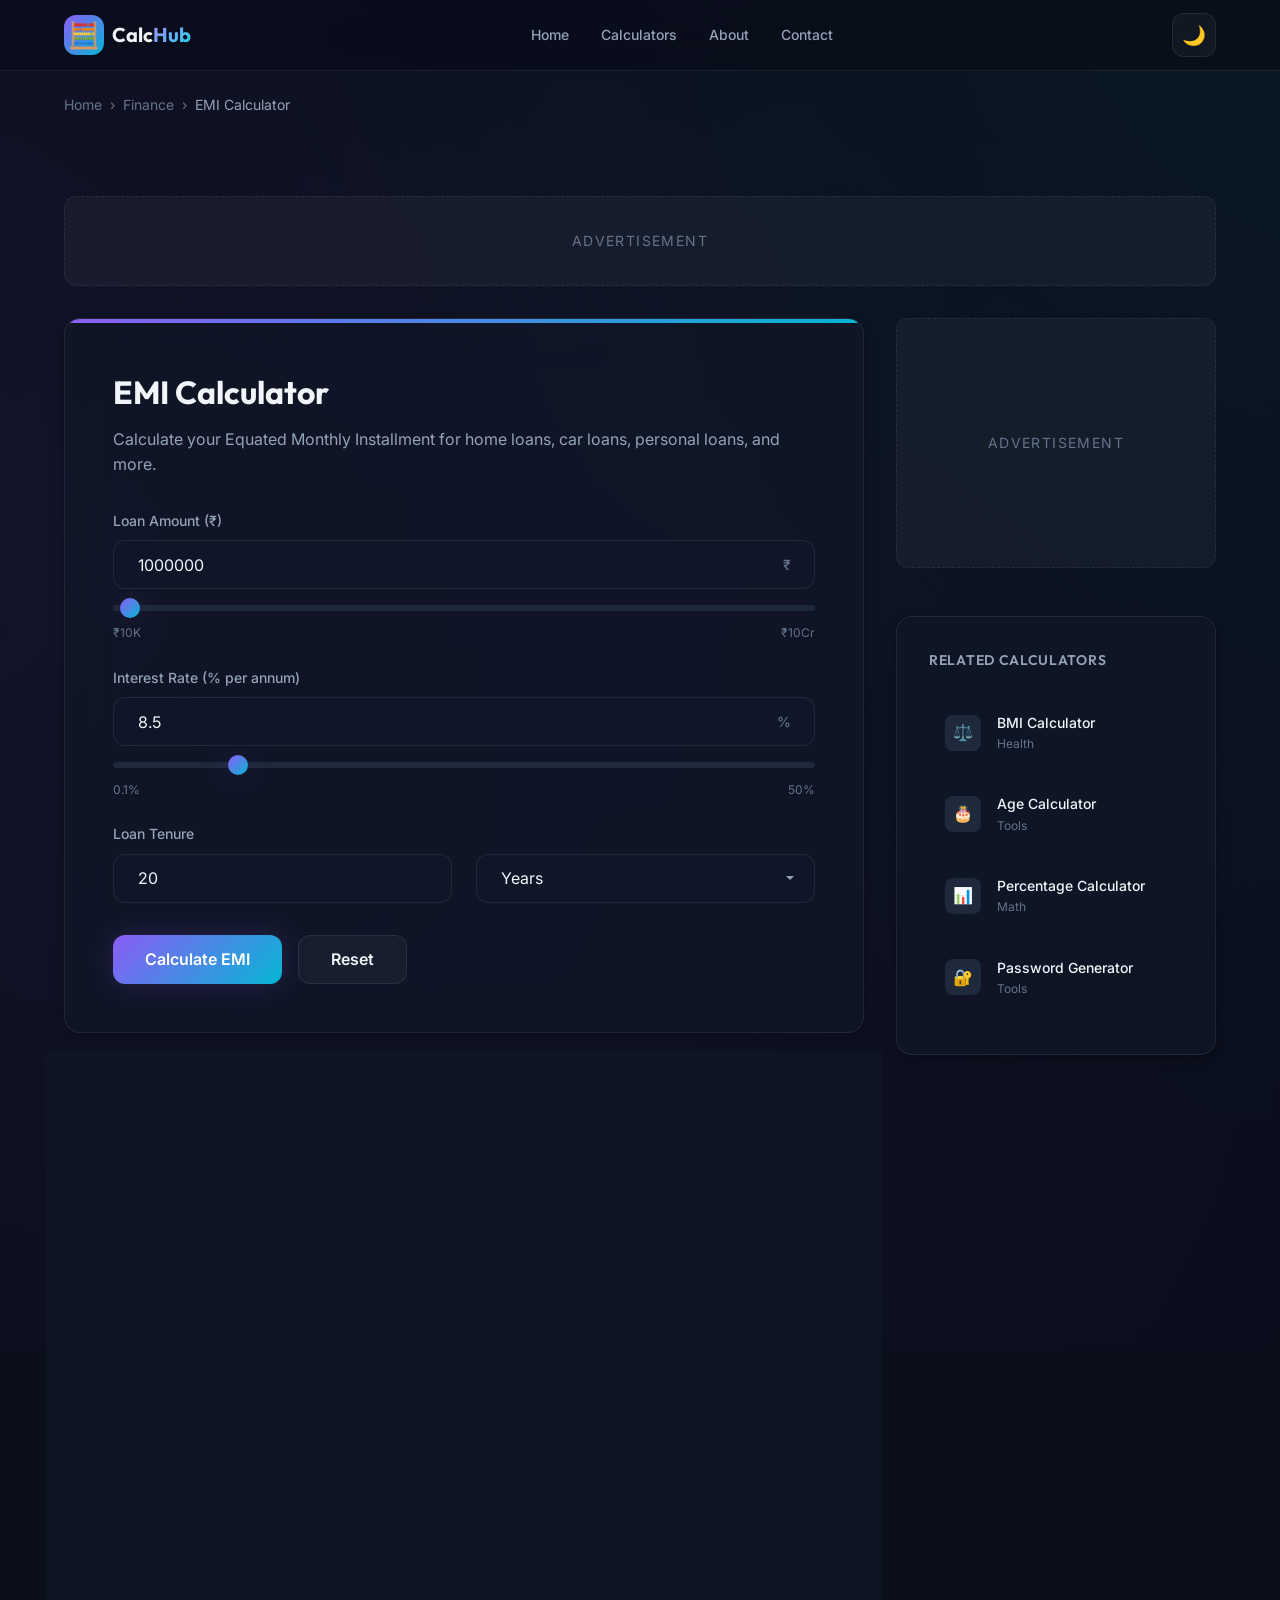
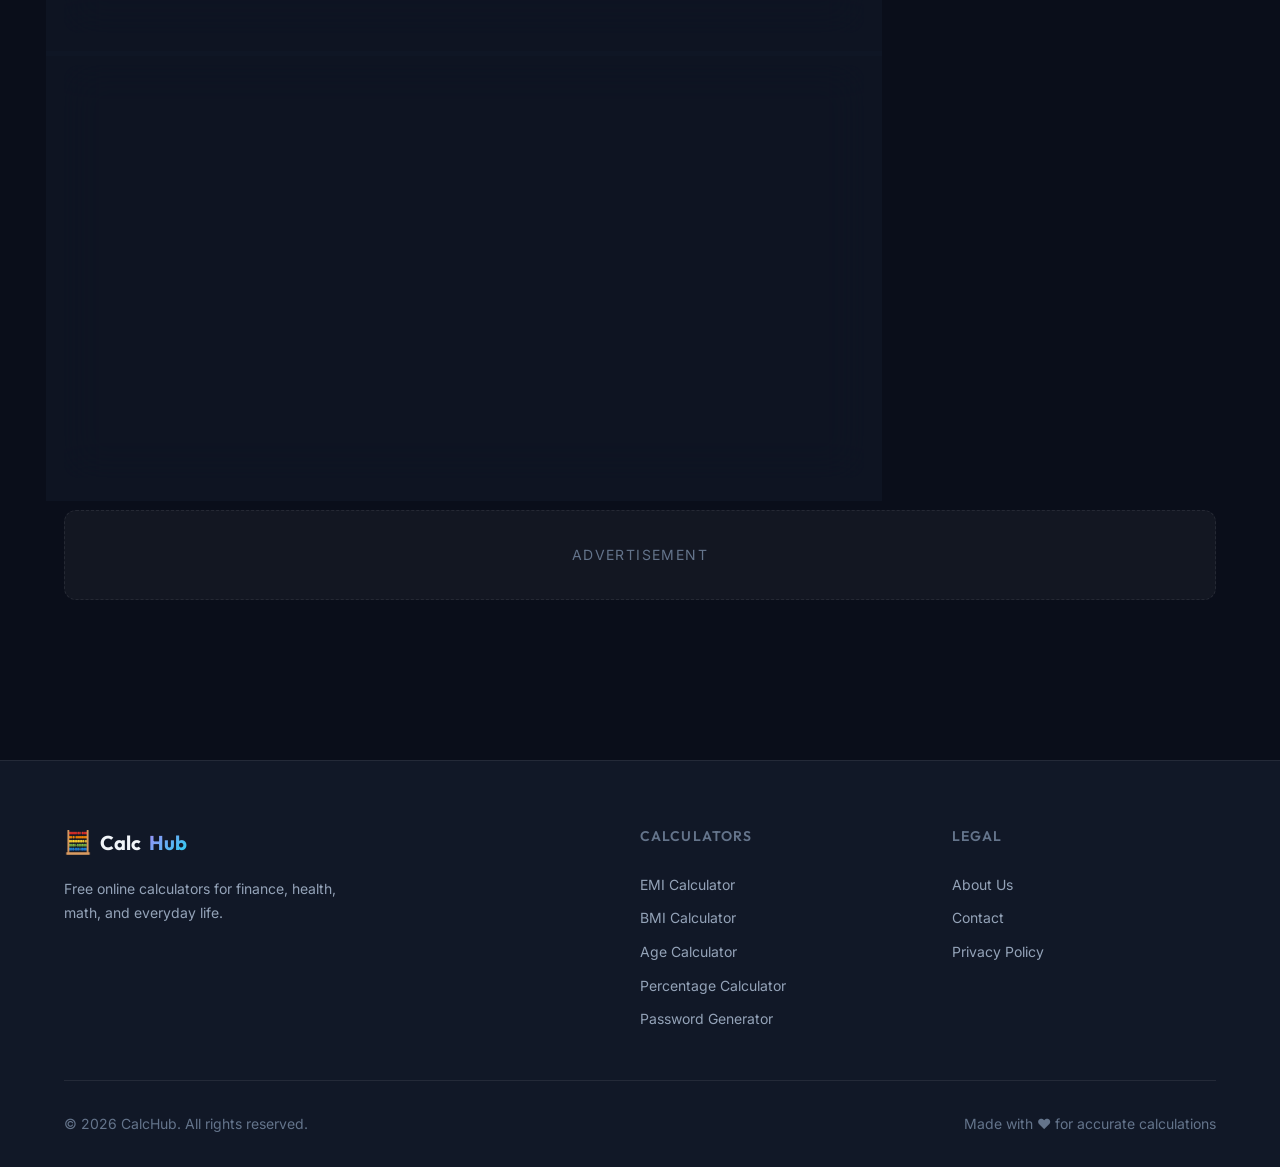
<file: calculators/emi-calculator.html>
<!DOCTYPE html>
<html lang="en" data-theme="dark">
<head>
  <meta charset="UTF-8">
  <meta name="viewport" content="width=device-width, initial-scale=1.0">
  <title>EMI Calculator — Calculate Equated Monthly Installments Instantly | CalcHub</title>
  <meta name="description" content="Free online EMI calculator to compute monthly installments, total interest, and amortization schedule for home, car, and personal loans instantly.">
  <link rel="canonical" href="https://www.calchub.com/calculators/emi-calculator.html">
  <link rel="stylesheet" href="../css/style.css">
  <link rel="stylesheet" href="../css/calculator.css">
</head>
<body>
  <!-- NAVBAR -->
  <nav class="navbar">
    <div class="container nav-content">
      <a href="../index.html" class="nav-logo">
        <span class="logo-icon">🧮</span>
        <span class="logo-text">Calc<span class="logo-accent">Hub</span></span>
      </a>
      <div class="nav-links" id="navLinks">
        <a href="../index.html">Home</a>
        <a href="../index.html#calculators">Calculators</a>
        <a href="../pages/about.html">About</a>
        <a href="../pages/contact.html">Contact</a>
      </div>
      <div class="nav-actions">
        <button class="theme-toggle" id="themeToggle" aria-label="Toggle theme">
          <span class="theme-icon-dark">🌙</span>
          <span class="theme-icon-light">☀️</span>
        </button>
        <button class="mobile-menu-btn" id="mobileMenuBtn" aria-label="Toggle menu">
          <span></span><span></span><span></span>
        </button>
      </div>
    </div>
  </nav>

  <!-- BREADCRUMB -->
  <div class="breadcrumb-wrapper">
    <div class="container">
      <nav class="breadcrumb">
        <a href="../index.html" class="breadcrumb-item">Home</a>
        <span class="breadcrumb-separator">›</span>
        <a href="../index.html#calculators" class="breadcrumb-item">Finance</a>
        <span class="breadcrumb-separator">›</span>
        <span class="breadcrumb-item active">EMI Calculator</span>
      </nav>
    </div>
  </div>

  <!-- MAIN CONTENT -->
  <main class="calc-page">
    <div class="container">
      <!-- Ad placeholder top -->
      <div class="ad-placeholder ad-leaderboard">
        <span>Advertisement</span>
      </div>

      <div class="calc-main">
        <!-- Calculator Content -->
        <div class="calc-content">
          <div class="calc-container glass-card">
            <div class="calc-header">
              <h1 class="calc-title">EMI Calculator</h1>
              <p class="calc-description">Calculate your Equated Monthly Installment for home loans, car loans, personal loans, and more.</p>
            </div>
            <div class="calc-body">
              <!-- Loan Amount -->
              <div class="calc-input-group">
                <label class="calc-label" for="emiLoanAmount">Loan Amount (₹)</label>
                <div class="calc-input-with-unit">
                  <input type="number" id="emiLoanAmount" class="calc-input" placeholder="e.g. 1000000" min="10000" max="100000000" value="1000000">
                  <span class="calc-input-unit">₹</span>
                </div>
                <input type="range" id="emiLoanAmountRange" class="calc-range" min="10000" max="100000000" step="10000" value="1000000">
                <div class="calc-range-labels">
                  <span>₹10K</span>
                  <span>₹10Cr</span>
                </div>
              </div>

              <!-- Interest Rate -->
              <div class="calc-input-group">
                <label class="calc-label" for="emiInterestRate">Interest Rate (% per annum)</label>
                <div class="calc-input-with-unit">
                  <input type="number" id="emiInterestRate" class="calc-input" placeholder="e.g. 8.5" min="0.1" max="50" step="0.1" value="8.5">
                  <span class="calc-input-unit">%</span>
                </div>
                <input type="range" id="emiInterestRateRange" class="calc-range" min="0.1" max="50" step="0.1" value="8.5">
                <div class="calc-range-labels">
                  <span>0.1%</span>
                  <span>50%</span>
                </div>
              </div>

              <!-- Loan Tenure -->
              <div class="calc-input-group">
                <label class="calc-label" for="emiLoanTenure">Loan Tenure</label>
                <div class="calc-input-row">
                  <input type="number" id="emiLoanTenure" class="calc-input" placeholder="e.g. 20" min="1" max="360" value="20">
                  <select id="emiTenureUnit" class="calc-select">
                    <option value="years" selected>Years</option>
                    <option value="months">Months</option>
                  </select>
                </div>
              </div>

              <!-- Calculate Button -->
              <div class="calc-btn-group">
                <button class="calc-btn calc-btn-primary" id="emiCalculateBtn" onclick="calculateEMI()">
                  Calculate EMI
                </button>
                <button class="calc-btn calc-btn-secondary" onclick="resetEMI()">
                  Reset
                </button>
              </div>
            </div>

            <!-- Results -->
            <div class="calc-result" id="emiResultSection" style="display: none;">
              <div class="calc-result-grid">
                <div class="calc-result-item">
                  <div class="calc-result-value" id="emiMonthlyEMI">—</div>
                  <div class="calc-result-label">Monthly EMI</div>
                </div>
                <div class="calc-result-item">
                  <div class="calc-result-value" id="emiTotalInterest">—</div>
                  <div class="calc-result-label">Total Interest</div>
                </div>
                <div class="calc-result-item">
                  <div class="calc-result-value" id="emiTotalPayment">—</div>
                  <div class="calc-result-label">Total Payment</div>
                </div>
              </div>

              <!-- Pie Chart Visualization -->
              <div class="emi-chart-section" style="margin-top: var(--space-xl);">
                <h3 style="font-size: var(--fs-base); font-weight: 600; margin-bottom: var(--space-lg); color: var(--text-secondary);">Payment Breakdown</h3>
                <div style="display: flex; align-items: center; gap: var(--space-xl); flex-wrap: wrap; justify-content: center;">
                  <div class="emi-pie-chart" id="emiPieChart" style="width: 180px; height: 180px; border-radius: 50%; position: relative; flex-shrink: 0;">
                    <div style="position: absolute; inset: 35px; background: var(--bg-card); border-radius: 50%; display: flex; align-items: center; justify-content: center; flex-direction: column; z-index: 2;">
                      <span style="font-size: var(--fs-xs); color: var(--text-muted);">Principal</span>
                      <span id="emiPrincipalPct" style="font-size: var(--fs-lg); font-weight: 700; color: var(--text-primary);">—</span>
                    </div>
                  </div>
                  <div style="display: flex; flex-direction: column; gap: var(--space-md);">
                    <div style="display: flex; align-items: center; gap: var(--space-sm);">
                      <span style="width: 14px; height: 14px; border-radius: 3px; background: var(--accent-purple); display: inline-block;"></span>
                      <span style="color: var(--text-secondary); font-size: var(--fs-sm);">Principal Amount: <strong id="emiPrincipalLabel" style="color: var(--text-primary);">—</strong></span>
                    </div>
                    <div style="display: flex; align-items: center; gap: var(--space-sm);">
                      <span style="width: 14px; height: 14px; border-radius: 3px; background: var(--accent-cyan); display: inline-block;"></span>
                      <span style="color: var(--text-secondary); font-size: var(--fs-sm);">Total Interest: <strong id="emiInterestLabel" style="color: var(--text-primary);">—</strong></span>
                    </div>
                  </div>
                </div>
              </div>

              <!-- Amortization Schedule -->
              <div style="margin-top: var(--space-xl);">
                <h3 style="font-size: var(--fs-base); font-weight: 600; margin-bottom: var(--space-lg); color: var(--text-secondary);">Amortization Schedule</h3>
                <div class="calc-table-wrapper">
                  <table class="calc-table" id="emiAmortizationTable">
                    <thead>
                      <tr>
                        <th>Month</th>
                        <th>EMI</th>
                        <th>Principal</th>
                        <th>Interest</th>
                        <th>Balance</th>
                      </tr>
                    </thead>
                    <tbody id="emiAmortizationBody">
                    </tbody>
                  </table>
                </div>
                <div style="text-align: center; margin-top: var(--space-lg);">
                  <button class="calc-btn calc-btn-secondary" id="emiShowAllBtn" onclick="toggleAmortizationTable()" style="display: none;">
                    Show All Months
                  </button>
                </div>
              </div>
            </div>
          </div>

          <!-- Formula / How-to Section -->
          <div class="info-section glass-card">
            <h2>How to Calculate EMI</h2>
            <p>EMI (Equated Monthly Installment) is the fixed monthly payment made to repay a loan over a specified tenure. It includes both the principal repayment and the interest on the outstanding loan balance.</p>
            <div class="formula-box">EMI = P × r × (1 + r)<sup>n</sup> / ((1 + r)<sup>n</sup> – 1)</div>
            <p>Where:</p>
            <ul>
              <li><strong>P</strong> = Principal loan amount</li>
              <li><strong>r</strong> = Monthly interest rate (annual rate ÷ 12 ÷ 100)</li>
              <li><strong>n</strong> = Number of monthly installments (loan tenure in months)</li>
            </ul>
            <p><strong>Example:</strong> For a loan of ₹10,00,000 at 8.5% per annum for 20 years (240 months), the monthly rate is 0.00708. Plugging into the formula gives an EMI of approximately ₹8,678.</p>
          </div>

          <!-- FAQ Section -->
          <div class="faq-section glass-card">
            <h2>Frequently Asked Questions</h2>
            <div class="faq-item">
              <button class="faq-question">What is EMI and how does it work?</button>
              <div class="faq-answer">
                <p>EMI stands for Equated Monthly Installment. It is a fixed amount you pay to your lender each month until the full loan is repaid. Each EMI consists of two parts: a portion that goes toward the principal (the original loan amount) and a portion that covers the interest. In the early months, the interest component is larger, and over time the principal component increases while the interest portion decreases.</p>
              </div>
            </div>
            <div class="faq-item">
              <button class="faq-question">How does the interest rate affect my EMI?</button>
              <div class="faq-answer">
                <p>The interest rate has a significant impact on your EMI. A higher interest rate means a larger portion of each payment goes toward interest, resulting in a higher EMI. Even a small difference of 0.5% can amount to a substantial difference over the loan tenure. For example, on a ₹50 lakh home loan for 20 years, a 0.5% rate increase can add over ₹1,500 to your monthly EMI and lakhs to your total interest paid.</p>
              </div>
            </div>
            <div class="faq-item">
              <button class="faq-question">What happens if I make a prepayment on my loan?</button>
              <div class="faq-answer">
                <p>Making a prepayment (a lump-sum payment in addition to your regular EMI) reduces the outstanding principal balance. This can either reduce the remaining tenure of your loan or lower your monthly EMI, depending on the option you choose with your lender. Prepayment is an excellent way to save on total interest costs. Most banks allow prepayment on floating-rate loans without penalty, though fixed-rate loans may carry a prepayment charge.</p>
              </div>
            </div>
            <div class="faq-item">
              <button class="faq-question">Is a longer or shorter loan tenure better?</button>
              <div class="faq-answer">
                <p>A shorter tenure means higher monthly EMIs but significantly lower total interest paid over the life of the loan. A longer tenure makes EMIs more affordable each month but results in a much higher total interest outflow. For instance, a ₹30 lakh loan at 9% for 15 years costs about ₹14.5 lakh in interest, while the same loan for 25 years costs approximately ₹26.2 lakh — nearly double. Choose a tenure that balances affordability with total cost.</p>
              </div>
            </div>
          </div>
        </div>

        <!-- Sidebar -->
        <aside class="calc-sidebar">
          <div class="ad-placeholder ad-rectangle">
            <span>Advertisement</span>
          </div>
          <div class="related-calcs glass-card">
            <h3>Related Calculators</h3>
            <a href="bmi-calculator.html" class="related-calc-link">
              <div class="related-calc-icon">⚖️</div>
              <div class="related-calc-info">
                <span class="related-calc-name">BMI Calculator</span>
                <span class="related-calc-category">Health</span>
              </div>
            </a>
            <a href="age-calculator.html" class="related-calc-link">
              <div class="related-calc-icon">🎂</div>
              <div class="related-calc-info">
                <span class="related-calc-name">Age Calculator</span>
                <span class="related-calc-category">Tools</span>
              </div>
            </a>
            <a href="percentage-calculator.html" class="related-calc-link">
              <div class="related-calc-icon">📊</div>
              <div class="related-calc-info">
                <span class="related-calc-name">Percentage Calculator</span>
                <span class="related-calc-category">Math</span>
              </div>
            </a>
            <a href="password-generator.html" class="related-calc-link">
              <div class="related-calc-icon">🔐</div>
              <div class="related-calc-info">
                <span class="related-calc-name">Password Generator</span>
                <span class="related-calc-category">Tools</span>
              </div>
            </a>
          </div>
        </aside>
      </div>

      <!-- Ad placeholder bottom -->
      <div class="ad-placeholder ad-leaderboard">
        <span>Advertisement</span>
      </div>
    </div>
  </main>

  <!-- FOOTER -->
  <footer class="footer">
    <div class="container">
      <div class="footer-grid">
        <div class="footer-brand">
          <div class="logo-text">
            <span style="font-size: 1.4rem;">🧮</span>
            Calc<span class="logo-accent">Hub</span>
          </div>
          <p>Free online calculators for finance, health, math, and everyday life.</p>
        </div>
        <div class="footer-col">
          <h4>Calculators</h4>
          <ul>
            <li><a href="emi-calculator.html">EMI Calculator</a></li>
            <li><a href="bmi-calculator.html">BMI Calculator</a></li>
            <li><a href="age-calculator.html">Age Calculator</a></li>
            <li><a href="percentage-calculator.html">Percentage Calculator</a></li>
            <li><a href="password-generator.html">Password Generator</a></li>
          </ul>
        </div>

        <div class="footer-col">
          <h4>Legal</h4>
          <ul>
            <li><a href="../pages/about.html">About Us</a></li>
            <li><a href="../pages/contact.html">Contact</a></li>
            <li><a href="../pages/privacy-policy.html">Privacy Policy</a></li>
          </ul>
        </div>
      </div>
      <div class="footer-bottom">
        <span>&copy; 2026 CalcHub. All rights reserved.</span>
        <span>Made with ❤️ for accurate calculations</span>
      </div>
    </div>
  </footer>

  <script src="../js/main.js"></script>
  <script src="../js/calculators/emi.js"></script>
</body>
</html>
</file>
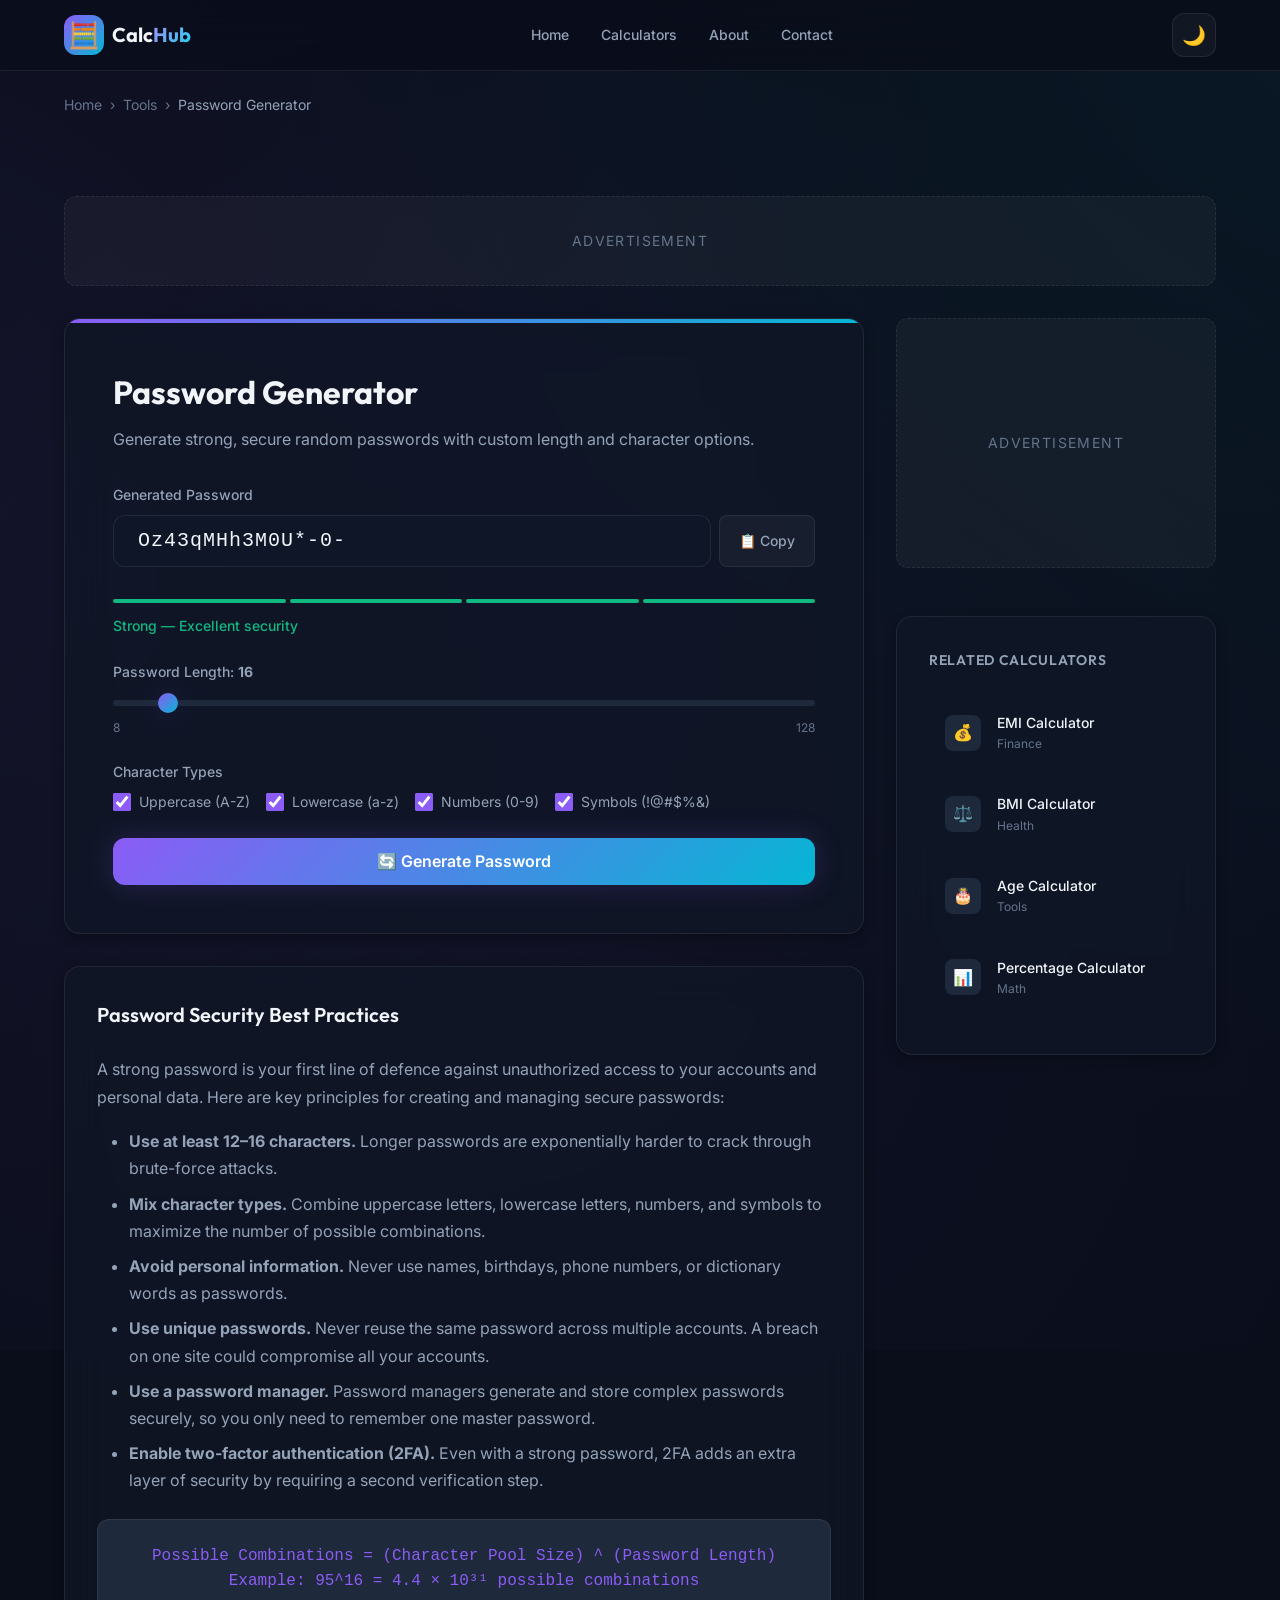
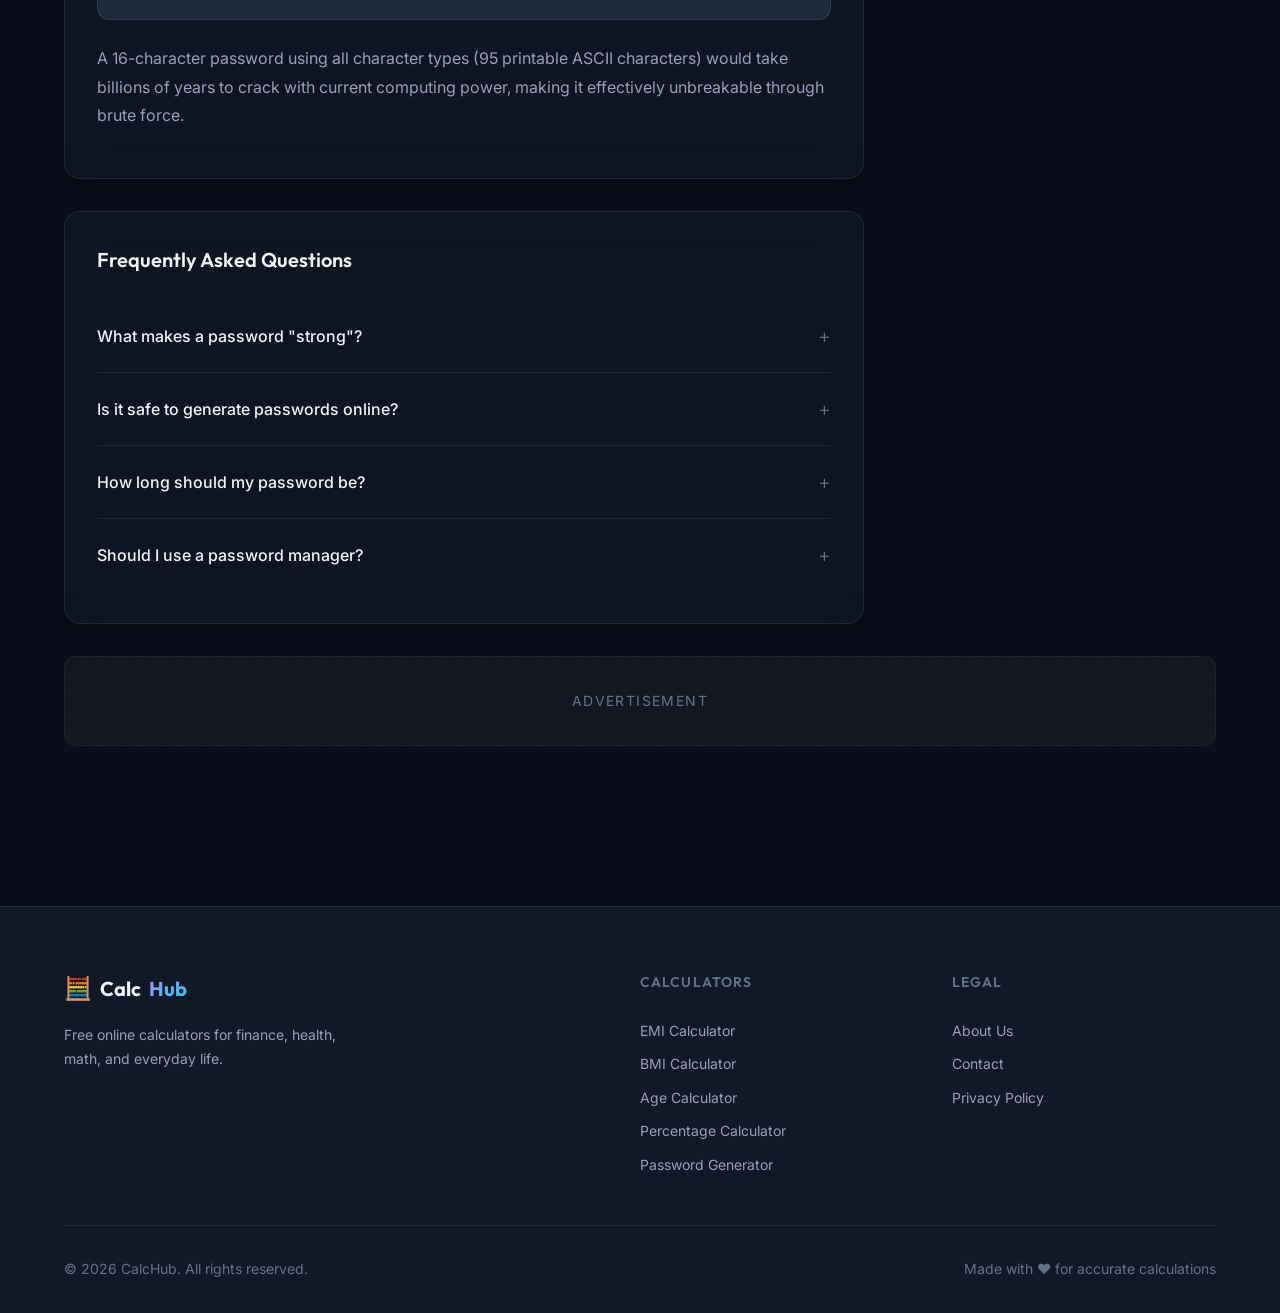
<file: calculators/password-generator.html>
<!DOCTYPE html>
<html lang="en" data-theme="dark">
<head>
  <meta charset="UTF-8">
  <meta name="viewport" content="width=device-width, initial-scale=1.0">
  <title>Password Generator — Create Strong Random Passwords | CalcHub</title>
  <meta name="description" content="Generate strong, secure random passwords instantly. Customize length, include uppercase, lowercase, numbers, and symbols. Free online password generator tool.">
  <link rel="canonical" href="https://www.calchub.com/calculators/password-generator.html">
  <link rel="stylesheet" href="../css/style.css">
  <link rel="stylesheet" href="../css/calculator.css">
</head>
<body>
  <!-- NAVBAR -->
  <nav class="navbar">
    <div class="container nav-content">
      <a href="../index.html" class="nav-logo">
        <span class="logo-icon">🧮</span>
        <span class="logo-text">Calc<span class="logo-accent">Hub</span></span>
      </a>
      <div class="nav-links" id="navLinks">
        <a href="../index.html">Home</a>
        <a href="../index.html#calculators">Calculators</a>
        <a href="../pages/about.html">About</a>
        <a href="../pages/contact.html">Contact</a>
      </div>
      <div class="nav-actions">
        <button class="theme-toggle" id="themeToggle" aria-label="Toggle theme">
          <span class="theme-icon-dark">🌙</span>
          <span class="theme-icon-light">☀️</span>
        </button>
        <button class="mobile-menu-btn" id="mobileMenuBtn" aria-label="Toggle menu">
          <span></span><span></span><span></span>
        </button>
      </div>
    </div>
  </nav>

  <!-- BREADCRUMB -->
  <div class="breadcrumb-wrapper">
    <div class="container">
      <nav class="breadcrumb">
        <a href="../index.html" class="breadcrumb-item">Home</a>
        <span class="breadcrumb-separator">›</span>
        <a href="../index.html#calculators" class="breadcrumb-item">Tools</a>
        <span class="breadcrumb-separator">›</span>
        <span class="breadcrumb-item active">Password Generator</span>
      </nav>
    </div>
  </div>

  <!-- MAIN CONTENT -->
  <main class="calc-page">
    <div class="container">
      <!-- Ad placeholder top -->
      <div class="ad-placeholder ad-leaderboard">
        <span>Advertisement</span>
      </div>

      <div class="calc-main">
        <!-- Calculator Content -->
        <div class="calc-content">
          <div class="calc-container glass-card">
            <div class="calc-header">
              <h1 class="calc-title">Password Generator</h1>
              <p class="calc-description">Generate strong, secure random passwords with custom length and character options.</p>
            </div>
            <div class="calc-body">

              <!-- Password Display -->
              <div class="calc-input-group">
                <label class="calc-label">Generated Password</label>
                <div style="display: flex; gap: var(--space-sm); align-items: stretch;">
                  <input type="text" id="passwordDisplay" class="calc-input" readonly
                    style="font-family: 'Courier New', monospace; font-size: 1.25rem; letter-spacing: 0.05em; flex: 1;"
                    value="" placeholder="Click Generate">
                  <button class="copy-btn" id="copyPasswordBtn" style="padding: 0.85rem 1.2rem; font-size: var(--fs-sm);">📋 Copy</button>
                </div>
              </div>

              <!-- Strength Meter -->
              <div class="calc-input-group">
                <div class="strength-meter">
                  <div class="strength-bar" id="strengthBar1"></div>
                  <div class="strength-bar" id="strengthBar2"></div>
                  <div class="strength-bar" id="strengthBar3"></div>
                  <div class="strength-bar" id="strengthBar4"></div>
                </div>
                <span class="strength-text" id="strengthText" style="color: var(--text-muted);">—</span>
              </div>

              <!-- Password Length Slider -->
              <div class="calc-input-group">
                <label class="calc-label">Password Length: <strong id="lengthValue">16</strong></label>
                <input type="range" id="passwordLength" class="calc-range" min="8" max="128" value="16">
                <div class="calc-range-labels">
                  <span>8</span>
                  <span>128</span>
                </div>
              </div>

              <!-- Character Options -->
              <div class="calc-input-group">
                <label class="calc-label">Character Types</label>
                <div class="calc-checkbox-group">
                  <label class="calc-checkbox">
                    <input type="checkbox" id="includeUppercase" checked>
                    Uppercase (A-Z)
                  </label>
                  <label class="calc-checkbox">
                    <input type="checkbox" id="includeLowercase" checked>
                    Lowercase (a-z)
                  </label>
                  <label class="calc-checkbox">
                    <input type="checkbox" id="includeNumbers" checked>
                    Numbers (0-9)
                  </label>
                  <label class="calc-checkbox">
                    <input type="checkbox" id="includeSymbols" checked>
                    Symbols (!@#$%&amp;)
                  </label>
                </div>
              </div>

              <!-- Generate Button -->
              <button class="calc-btn calc-btn-primary" id="generateBtn" style="width: 100%;">
                🔄 Generate Password
              </button>

            </div>
          </div>

          <!-- Info Section -->
          <div class="info-section glass-card">
            <h2>Password Security Best Practices</h2>
            <p>A strong password is your first line of defence against unauthorized access to your accounts and personal data. Here are key principles for creating and managing secure passwords:</p>
            <ul>
              <li><strong>Use at least 12–16 characters.</strong> Longer passwords are exponentially harder to crack through brute-force attacks.</li>
              <li><strong>Mix character types.</strong> Combine uppercase letters, lowercase letters, numbers, and symbols to maximize the number of possible combinations.</li>
              <li><strong>Avoid personal information.</strong> Never use names, birthdays, phone numbers, or dictionary words as passwords.</li>
              <li><strong>Use unique passwords.</strong> Never reuse the same password across multiple accounts. A breach on one site could compromise all your accounts.</li>
              <li><strong>Use a password manager.</strong> Password managers generate and store complex passwords securely, so you only need to remember one master password.</li>
              <li><strong>Enable two-factor authentication (2FA).</strong> Even with a strong password, 2FA adds an extra layer of security by requiring a second verification step.</li>
            </ul>
            <div class="formula-box">
              Possible Combinations = (Character Pool Size) ^ (Password Length)<br>
              Example: 95^16 = 4.4 × 10³¹ possible combinations
            </div>
            <p>A 16-character password using all character types (95 printable ASCII characters) would take billions of years to crack with current computing power, making it effectively unbreakable through brute force.</p>
          </div>

          <!-- FAQ Section -->
          <div class="faq-section glass-card">
            <h2>Frequently Asked Questions</h2>

            <div class="faq-item">
              <button class="faq-question">What makes a password "strong"?</button>
              <div class="faq-answer">
                <p>A strong password has three key qualities: sufficient length (at least 12 characters), variety of character types (uppercase, lowercase, numbers, and symbols), and randomness (no dictionary words, patterns, or personal information). Our generator uses a cryptographically secure random number generator to ensure maximum randomness.</p>
              </div>
            </div>

            <div class="faq-item">
              <button class="faq-question">Is it safe to generate passwords online?</button>
              <div class="faq-answer">
                <p>Yes, when the generation happens entirely in your browser. Our password generator runs 100% client-side using JavaScript — your password is never sent to any server. The generation uses the Web Crypto API (crypto.getRandomValues) for cryptographically secure randomness. Once you leave or refresh the page, the password is gone from memory.</p>
              </div>
            </div>

            <div class="faq-item">
              <button class="faq-question">How long should my password be?</button>
              <div class="faq-answer">
                <p>We recommend a minimum of 12 characters for standard accounts and 16+ characters for sensitive accounts like banking, email, or cloud storage. Each additional character increases the difficulty exponentially. For maximum security, use 20 or more characters — especially for your password manager's master password.</p>
              </div>
            </div>

            <div class="faq-item">
              <button class="faq-question">Should I use a password manager?</button>
              <div class="faq-answer">
                <p>Absolutely. Password managers like Bitwarden, 1Password, or KeePass let you use unique, complex passwords for every account without needing to remember them all. You only need to memorize one strong master password. Most managers also offer built-in password generators, auto-fill, and breach monitoring.</p>
              </div>
            </div>
          </div>
        </div>

        <!-- Sidebar -->
        <aside class="calc-sidebar">
          <div class="ad-placeholder ad-rectangle">
            <span>Advertisement</span>
          </div>
          <div class="related-calcs glass-card">
            <h3>Related Calculators</h3>
            <a href="emi-calculator.html" class="related-calc-link">
              <div class="related-calc-icon">💰</div>
              <div class="related-calc-info">
                <span class="related-calc-name">EMI Calculator</span>
                <span class="related-calc-category">Finance</span>
              </div>
            </a>
            <a href="bmi-calculator.html" class="related-calc-link">
              <div class="related-calc-icon">⚖️</div>
              <div class="related-calc-info">
                <span class="related-calc-name">BMI Calculator</span>
                <span class="related-calc-category">Health</span>
              </div>
            </a>
            <a href="age-calculator.html" class="related-calc-link">
              <div class="related-calc-icon">🎂</div>
              <div class="related-calc-info">
                <span class="related-calc-name">Age Calculator</span>
                <span class="related-calc-category">Tools</span>
              </div>
            </a>
            <a href="percentage-calculator.html" class="related-calc-link">
              <div class="related-calc-icon">📊</div>
              <div class="related-calc-info">
                <span class="related-calc-name">Percentage Calculator</span>
                <span class="related-calc-category">Math</span>
              </div>
            </a>
          </div>
        </aside>
      </div>

      <!-- Ad placeholder bottom -->
      <div class="ad-placeholder ad-leaderboard">
        <span>Advertisement</span>
      </div>
    </div>
  </main>

  <!-- FOOTER -->
  <footer class="footer">
    <div class="container">
      <div class="footer-grid">
        <div class="footer-brand">
          <div class="logo-text">
            <span style="font-size: 1.4rem;">🧮</span>
            Calc<span class="logo-accent">Hub</span>
          </div>
          <p>Free online calculators for finance, health, math, and everyday life.</p>
        </div>
        <div class="footer-col">
          <h4>Calculators</h4>
          <ul>
            <li><a href="emi-calculator.html">EMI Calculator</a></li>
            <li><a href="bmi-calculator.html">BMI Calculator</a></li>
            <li><a href="age-calculator.html">Age Calculator</a></li>
            <li><a href="percentage-calculator.html">Percentage Calculator</a></li>
            <li><a href="password-generator.html">Password Generator</a></li>
          </ul>
        </div>

        <div class="footer-col">
          <h4>Legal</h4>
          <ul>
            <li><a href="../pages/about.html">About Us</a></li>
            <li><a href="../pages/contact.html">Contact</a></li>
            <li><a href="../pages/privacy-policy.html">Privacy Policy</a></li>
          </ul>
        </div>
      </div>
      <div class="footer-bottom">
        <span>&copy; 2026 CalcHub. All rights reserved.</span>
        <span>Made with ❤️ for accurate calculations</span>
      </div>
    </div>
  </footer>

  <script src="../js/main.js"></script>
  <script src="../js/calculators/password.js"></script>
</body>
</html>
</file>
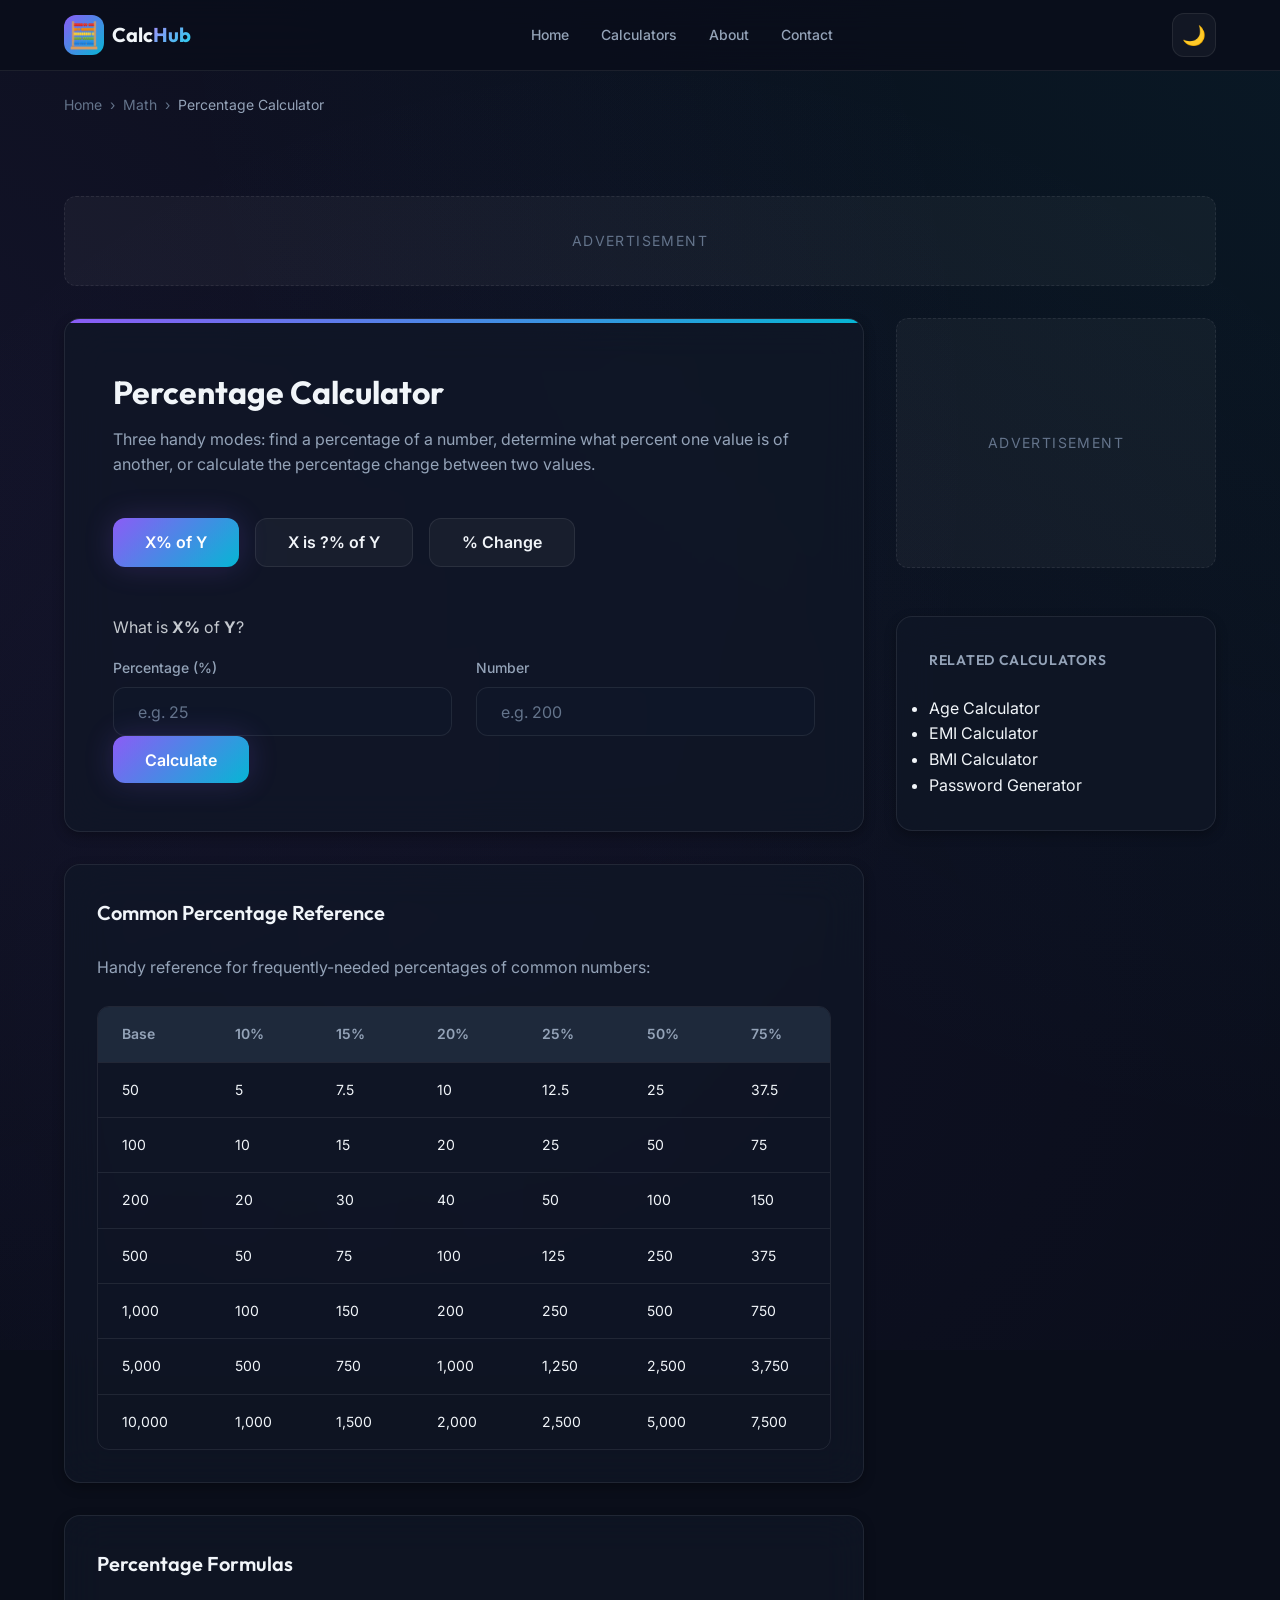
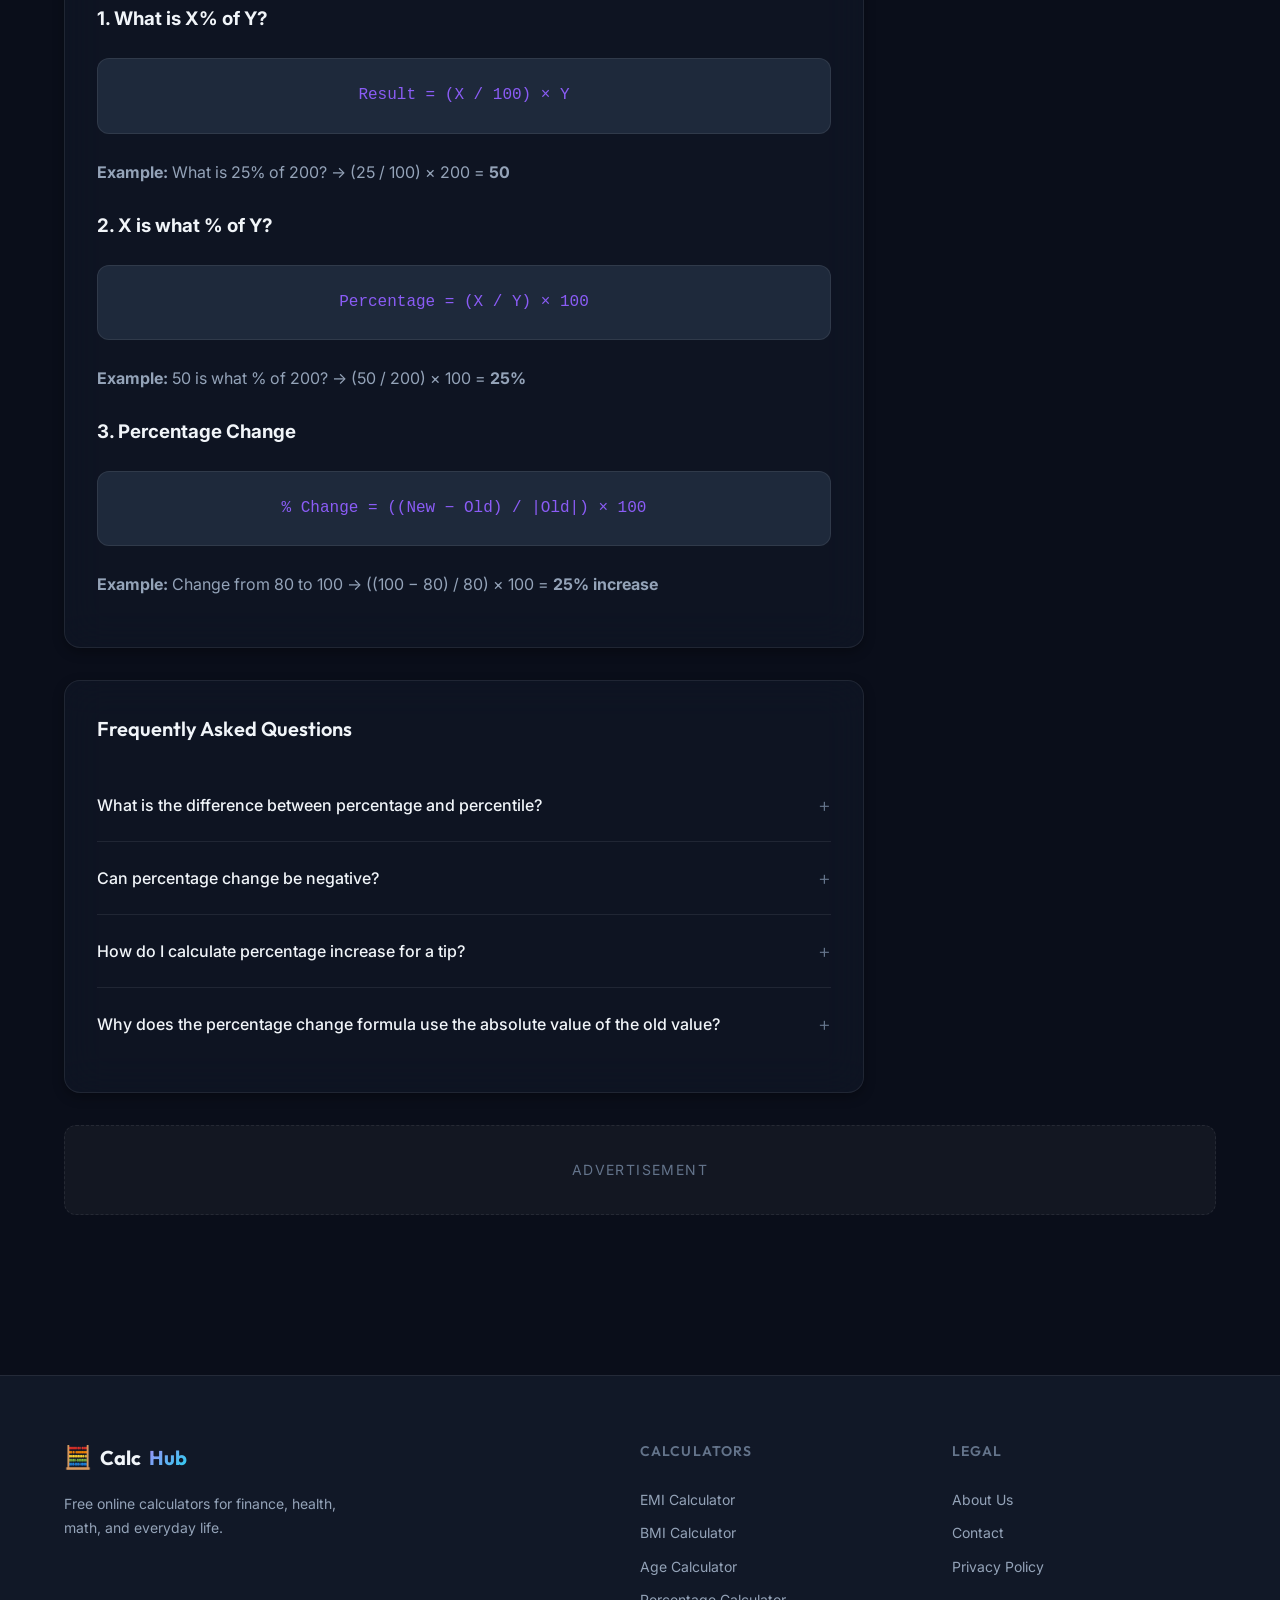
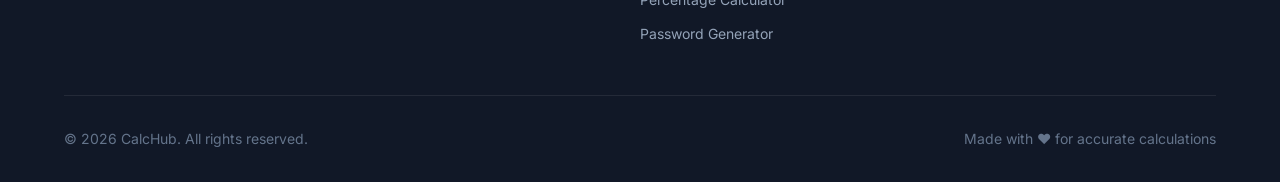
<file: calculators/percentage-calculator.html>
<!DOCTYPE html>
<html lang="en" data-theme="dark">
<head>
  <meta charset="UTF-8">
  <meta name="viewport" content="width=device-width, initial-scale=1.0">
  <title>Percentage Calculator — Find Percentages, Changes &amp; Ratios | CalcHub</title>
  <meta name="description" content="Free online percentage calculator. Find what X% of Y is, what percent one number is of another, or calculate percentage increase and decrease instantly.">
  <link rel="canonical" href="https://www.calchub.com/calculators/percentage-calculator.html">
  <link rel="stylesheet" href="../css/style.css">
  <link rel="stylesheet" href="../css/calculator.css">
</head>
<body>
  <!-- NAVBAR -->
  <nav class="navbar">
    <div class="container nav-content">
      <a href="../index.html" class="nav-logo">
        <span class="logo-icon">🧮</span>
        <span class="logo-text">Calc<span class="logo-accent">Hub</span></span>
      </a>
      <div class="nav-links" id="navLinks">
        <a href="../index.html">Home</a>
        <a href="../index.html#calculators">Calculators</a>
        <a href="../pages/about.html">About</a>
        <a href="../pages/contact.html">Contact</a>
      </div>
      <div class="nav-actions">
        <button class="theme-toggle" id="themeToggle" aria-label="Toggle theme">
          <span class="theme-icon-dark">🌙</span>
          <span class="theme-icon-light">☀️</span>
        </button>
        <button class="mobile-menu-btn" id="mobileMenuBtn" aria-label="Toggle menu">
          <span></span><span></span><span></span>
        </button>
      </div>
    </div>
  </nav>

  <!-- BREADCRUMB -->
  <div class="breadcrumb-wrapper">
    <div class="container">
      <nav class="breadcrumb">
        <a href="../index.html" class="breadcrumb-item">Home</a>
        <span class="breadcrumb-separator">›</span>
        <a href="../index.html#calculators" class="breadcrumb-item">Math</a>
        <span class="breadcrumb-separator">›</span>
        <span class="breadcrumb-item active">Percentage Calculator</span>
      </nav>
    </div>
  </div>

  <!-- MAIN CONTENT -->
  <main class="calc-page">
    <div class="container">
      <!-- Ad placeholder top -->
      <div class="ad-placeholder ad-leaderboard">
        <span>Advertisement</span>
      </div>

      <div class="calc-main">
        <!-- Calculator Content -->
        <div class="calc-content">
          <div class="calc-container glass-card">
            <div class="calc-header">
              <h1 class="calc-title">Percentage Calculator</h1>
              <p class="calc-description">Three handy modes: find a percentage of a number, determine what percent one value is of another, or calculate the percentage change between two values.</p>
            </div>

            <!-- Mode Tabs -->
            <div class="calc-body">
              <div class="calc-btn-group" role="tablist" style="margin-bottom: 1.5rem;">
                <button class="calc-btn calc-btn-primary pct-tab active" data-mode="of" role="tab" aria-selected="true">X% of Y</button>
                <button class="calc-btn calc-btn-secondary pct-tab" data-mode="is" role="tab" aria-selected="false">X is ?% of Y</button>
                <button class="calc-btn calc-btn-secondary pct-tab" data-mode="change" role="tab" aria-selected="false">% Change</button>
              </div>

              <!-- Mode 1: What is X% of Y? -->
              <div class="pct-mode" id="pctModeOf">
                <p style="margin-bottom: 1rem; opacity: 0.8;">What is <strong>X%</strong> of <strong>Y</strong>?</p>
                <div class="calc-input-row">
                  <div class="calc-input-group">
                    <label class="calc-label" for="pctOfPercent">Percentage (%)</label>
                    <input type="number" class="calc-input" id="pctOfPercent" placeholder="e.g. 25" step="any">
                  </div>
                  <div class="calc-input-group">
                    <label class="calc-label" for="pctOfNumber">Number</label>
                    <input type="number" class="calc-input" id="pctOfNumber" placeholder="e.g. 200" step="any">
                  </div>
                </div>
                <button class="calc-btn calc-btn-primary" onclick="calcPercentOf()">Calculate</button>
                <div class="calc-result" id="pctOfResult" style="display: none;">
                  <div class="calc-result-grid">
                    <div class="calc-result-item" style="grid-column: 1 / -1;">
                      <span class="calc-result-value" id="pctOfAnswer">—</span>
                      <span class="calc-result-label" id="pctOfLabel">Result</span>
                    </div>
                  </div>
                </div>
              </div>

              <!-- Mode 2: X is what % of Y? -->
              <div class="pct-mode" id="pctModeIs" style="display: none;">
                <p style="margin-bottom: 1rem; opacity: 0.8;"><strong>X</strong> is what <strong>%</strong> of <strong>Y</strong>?</p>
                <div class="calc-input-row">
                  <div class="calc-input-group">
                    <label class="calc-label" for="pctIsValue">Value (X)</label>
                    <input type="number" class="calc-input" id="pctIsValue" placeholder="e.g. 50" step="any">
                  </div>
                  <div class="calc-input-group">
                    <label class="calc-label" for="pctIsTotal">Total (Y)</label>
                    <input type="number" class="calc-input" id="pctIsTotal" placeholder="e.g. 200" step="any">
                  </div>
                </div>
                <button class="calc-btn calc-btn-primary" onclick="calcPercentIs()">Calculate</button>
                <div class="calc-result" id="pctIsResult" style="display: none;">
                  <div class="calc-result-grid">
                    <div class="calc-result-item" style="grid-column: 1 / -1;">
                      <span class="calc-result-value" id="pctIsAnswer">—</span>
                      <span class="calc-result-label" id="pctIsLabel">Result</span>
                    </div>
                  </div>
                </div>
              </div>

              <!-- Mode 3: Percentage change -->
              <div class="pct-mode" id="pctModeChange" style="display: none;">
                <p style="margin-bottom: 1rem; opacity: 0.8;">Percentage change from <strong>X</strong> to <strong>Y</strong></p>
                <div class="calc-input-row">
                  <div class="calc-input-group">
                    <label class="calc-label" for="pctChangeOld">Old Value</label>
                    <input type="number" class="calc-input" id="pctChangeOld" placeholder="e.g. 100" step="any">
                  </div>
                  <div class="calc-input-group">
                    <label class="calc-label" for="pctChangeNew">New Value</label>
                    <input type="number" class="calc-input" id="pctChangeNew" placeholder="e.g. 130" step="any">
                  </div>
                </div>
                <button class="calc-btn calc-btn-primary" onclick="calcPercentChange()">Calculate</button>
                <div class="calc-result" id="pctChangeResult" style="display: none;">
                  <div class="calc-result-grid">
                    <div class="calc-result-item">
                      <span class="calc-result-value" id="pctChangeAnswer">—</span>
                      <span class="calc-result-label">Percentage Change</span>
                    </div>
                    <div class="calc-result-item">
                      <span id="pctChangeTag"></span>
                      <span class="calc-result-label">Direction</span>
                    </div>
                    <div class="calc-result-item">
                      <span class="calc-result-value" id="pctChangeDiff" style="font-size: 1.3rem;">—</span>
                      <span class="calc-result-label">Absolute Difference</span>
                    </div>
                  </div>
                </div>
              </div>
            </div>
          </div>

          <!-- Common Percentage Reference Table -->
          <div class="info-section glass-card">
            <h2>Common Percentage Reference</h2>
            <p>Handy reference for frequently-needed percentages of common numbers:</p>
            <div class="calc-table-wrapper">
              <table class="calc-table">
                <thead>
                  <tr>
                    <th>Base</th>
                    <th>10%</th>
                    <th>15%</th>
                    <th>20%</th>
                    <th>25%</th>
                    <th>50%</th>
                    <th>75%</th>
                  </tr>
                </thead>
                <tbody>
                  <tr><td>50</td><td>5</td><td>7.5</td><td>10</td><td>12.5</td><td>25</td><td>37.5</td></tr>
                  <tr><td>100</td><td>10</td><td>15</td><td>20</td><td>25</td><td>50</td><td>75</td></tr>
                  <tr><td>200</td><td>20</td><td>30</td><td>40</td><td>50</td><td>100</td><td>150</td></tr>
                  <tr><td>500</td><td>50</td><td>75</td><td>100</td><td>125</td><td>250</td><td>375</td></tr>
                  <tr><td>1,000</td><td>100</td><td>150</td><td>200</td><td>250</td><td>500</td><td>750</td></tr>
                  <tr><td>5,000</td><td>500</td><td>750</td><td>1,000</td><td>1,250</td><td>2,500</td><td>3,750</td></tr>
                  <tr><td>10,000</td><td>1,000</td><td>1,500</td><td>2,000</td><td>2,500</td><td>5,000</td><td>7,500</td></tr>
                </tbody>
              </table>
            </div>
          </div>

          <!-- Formula / How-to Section -->
          <div class="info-section glass-card">
            <h2>Percentage Formulas</h2>

            <h3 style="margin-top: 1rem;">1. What is X% of Y?</h3>
            <div class="formula-box">Result = (X / 100) × Y</div>
            <p><strong>Example:</strong> What is 25% of 200? → (25 / 100) × 200 = <strong>50</strong></p>

            <h3 style="margin-top: 1.5rem;">2. X is what % of Y?</h3>
            <div class="formula-box">Percentage = (X / Y) × 100</div>
            <p><strong>Example:</strong> 50 is what % of 200? → (50 / 200) × 100 = <strong>25%</strong></p>

            <h3 style="margin-top: 1.5rem;">3. Percentage Change</h3>
            <div class="formula-box">% Change = ((New − Old) / |Old|) × 100</div>
            <p><strong>Example:</strong> Change from 80 to 100 → ((100 − 80) / 80) × 100 = <strong>25% increase</strong></p>
          </div>

          <!-- FAQ Section -->
          <div class="faq-section glass-card">
            <h2>Frequently Asked Questions</h2>

            <div class="faq-item">
              <button class="faq-question">What is the difference between percentage and percentile?</button>
              <div class="faq-answer">
                <p><strong>Percentage</strong> represents a fraction of 100 (e.g. 25% = 25 out of 100). <strong>Percentile</strong> indicates a value below which a given percentage of observations fall — for example, the 90th percentile means 90% of data points are below that value. They are related but used in very different contexts.</p>
              </div>
            </div>

            <div class="faq-item">
              <button class="faq-question">Can percentage change be negative?</button>
              <div class="faq-answer">
                <p>Yes. A negative percentage change means a <strong>decrease</strong>. For example, if a price drops from ₹200 to ₹150, the percentage change is −25%. The calculator clearly labels the result as an increase or decrease with a colored tag.</p>
              </div>
            </div>

            <div class="faq-item">
              <button class="faq-question">How do I calculate percentage increase for a tip?</button>
              <div class="faq-answer">
                <p>Use Mode 1 ("X% of Y"). Enter the tip percentage (e.g. 15%) and the bill amount (e.g. ₹800). The result (₹120) is the tip. Add it to the bill to get the total. You can also use the reference table above for quick look-ups.</p>
              </div>
            </div>

            <div class="faq-item">
              <button class="faq-question">Why does the percentage change formula use the absolute value of the old value?</button>
              <div class="faq-answer">
                <p>Using the absolute value of the old value (|Old|) ensures the formula works correctly when the old value is negative (e.g. losses turning into gains). If the old value is zero, percentage change is mathematically undefined, and the calculator will alert you accordingly.</p>
              </div>
            </div>
          </div>
        </div>

        <!-- Sidebar -->
        <aside class="calc-sidebar">
          <div class="ad-placeholder ad-rectangle">
            <span>Advertisement</span>
          </div>
          <div class="related-calcs glass-card">
            <h3>Related Calculators</h3>
            <ul>
              <li><a href="age-calculator.html">Age Calculator</a></li>
              <li><a href="emi-calculator.html">EMI Calculator</a></li>
              <li><a href="bmi-calculator.html">BMI Calculator</a></li>
              <li><a href="password-generator.html">Password Generator</a></li>
            </ul>
          </div>
        </aside>
      </div>

      <!-- Ad placeholder bottom -->
      <div class="ad-placeholder ad-leaderboard">
        <span>Advertisement</span>
      </div>
    </div>
  </main>

  <!-- FOOTER -->
  <footer class="footer">
    <div class="container">
      <div class="footer-grid">
        <div class="footer-brand">
          <div class="logo-text">
            <span style="font-size: 1.4rem;">🧮</span>
            Calc<span class="logo-accent">Hub</span>
          </div>
          <p>Free online calculators for finance, health, math, and everyday life.</p>
        </div>
        <div class="footer-col">
          <h4>Calculators</h4>
          <ul>
            <li><a href="emi-calculator.html">EMI Calculator</a></li>
            <li><a href="bmi-calculator.html">BMI Calculator</a></li>
            <li><a href="age-calculator.html">Age Calculator</a></li>
            <li><a href="percentage-calculator.html">Percentage Calculator</a></li>
            <li><a href="password-generator.html">Password Generator</a></li>
          </ul>
        </div>

        <div class="footer-col">
          <h4>Legal</h4>
          <ul>
            <li><a href="../pages/about.html">About Us</a></li>
            <li><a href="../pages/contact.html">Contact</a></li>
            <li><a href="../pages/privacy-policy.html">Privacy Policy</a></li>
          </ul>
        </div>
      </div>
      <div class="footer-bottom">
        <span>&copy; 2026 CalcHub. All rights reserved.</span>
        <span>Made with ❤️ for accurate calculations</span>
      </div>
    </div>
  </footer>

  <script src="../js/main.js"></script>
  <script src="../js/calculators/percentage.js"></script>
</body>
</html>
</file>
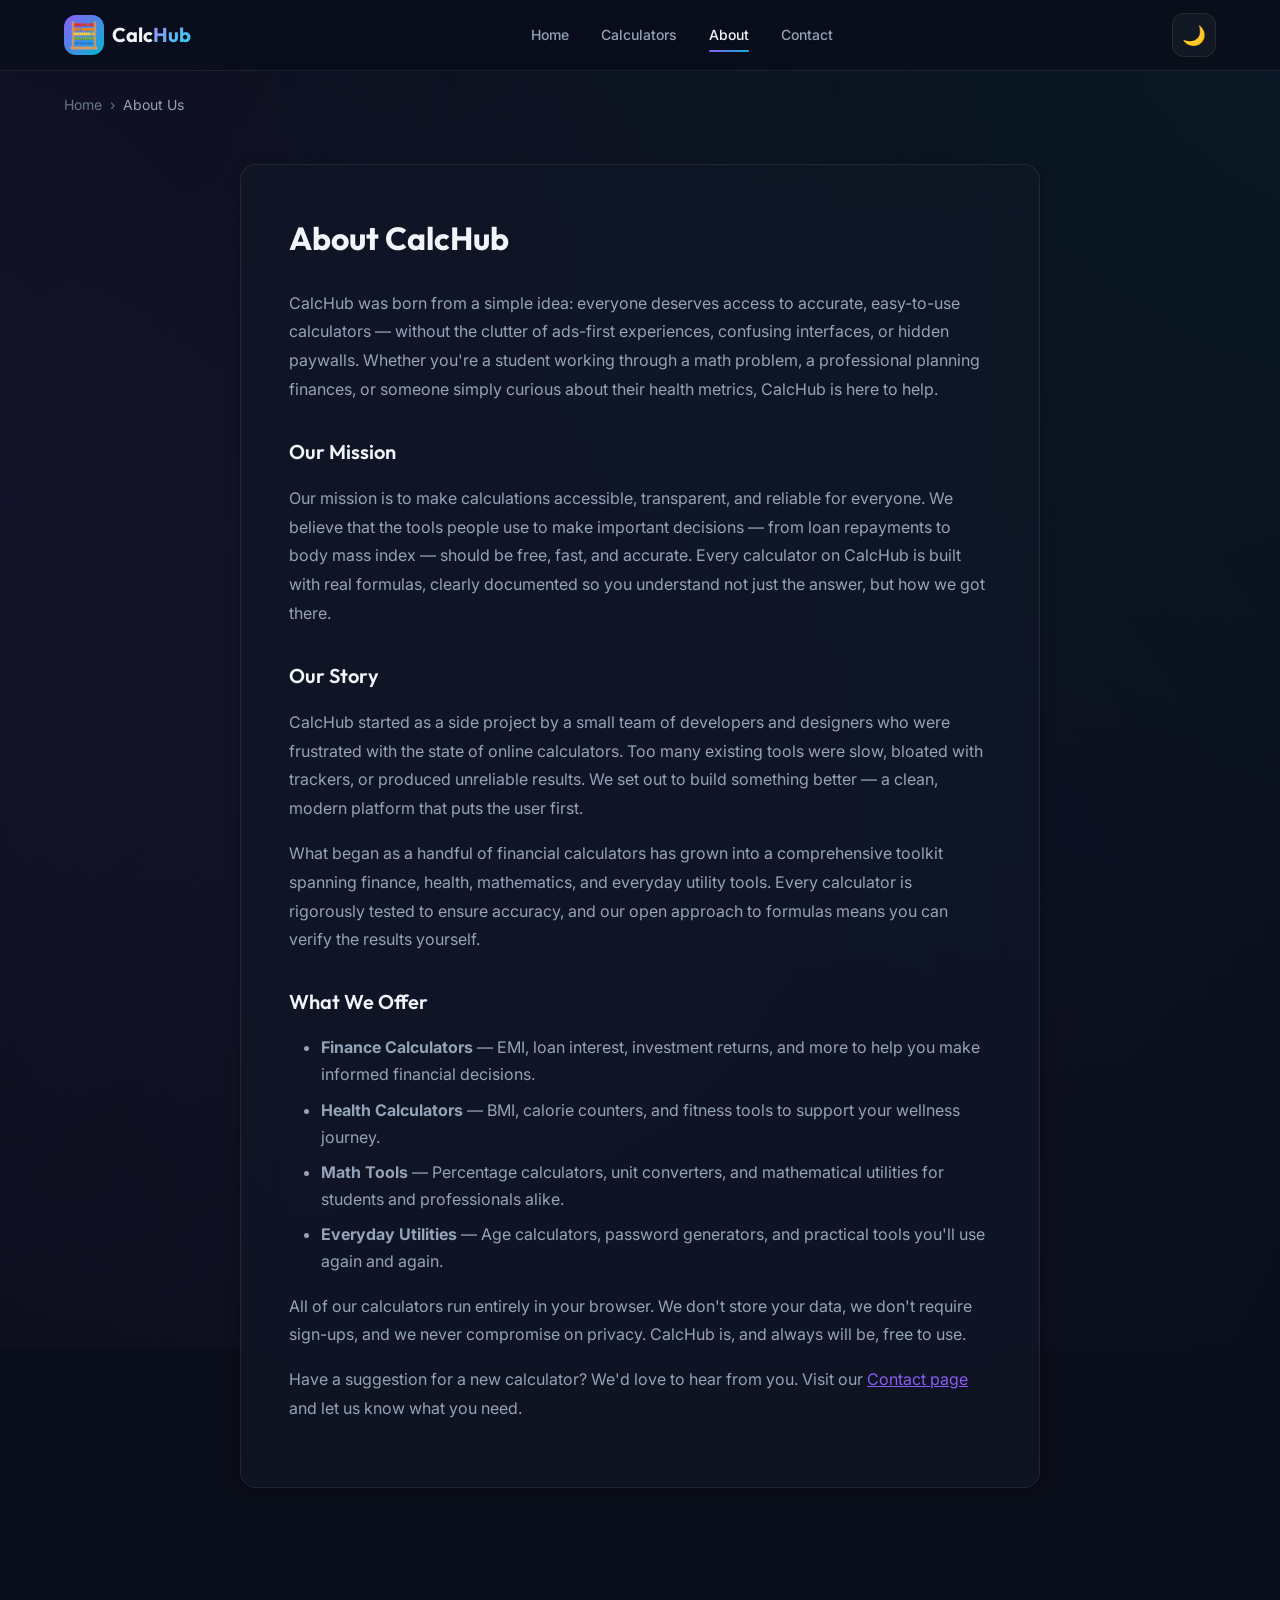
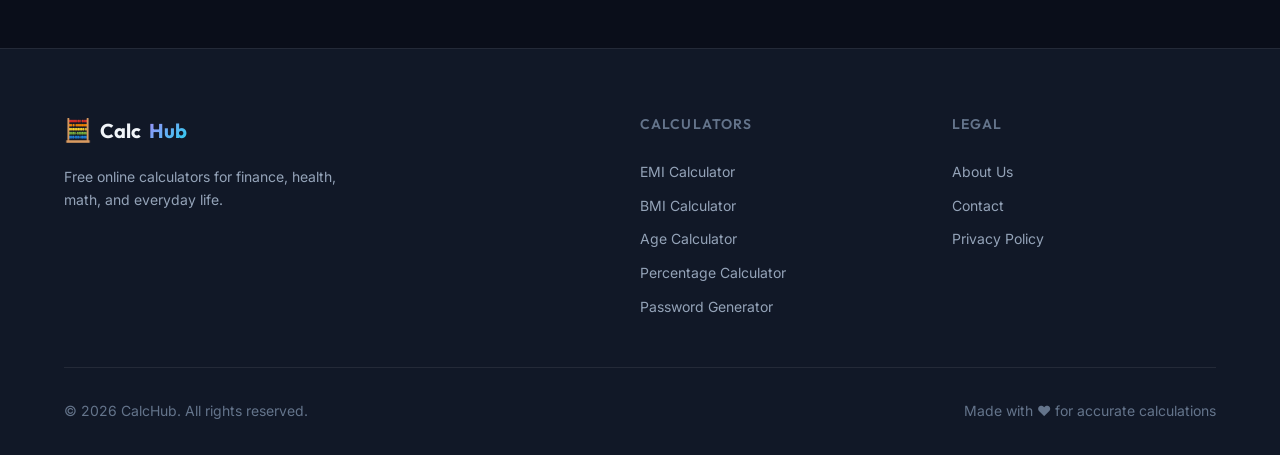
<file: pages/about.html>
<!DOCTYPE html>
<html lang="en" data-theme="dark">
<head>
  <meta charset="UTF-8">
  <meta name="viewport" content="width=device-width, initial-scale=1.0">
  <title>About Us — Our Mission & Story | CalcHub</title>
  <meta name="description" content="Learn about CalcHub — a free online calculator platform making financial, health, math, and everyday calculations accessible to everyone.">
  <link rel="canonical" href="https://www.calchub.com/pages/about.html">
  <link rel="stylesheet" href="../css/style.css">
  <link rel="stylesheet" href="../css/calculator.css">
</head>
<body>
  <!-- NAVBAR -->
  <nav class="navbar">
    <div class="container nav-content">
      <a href="../index.html" class="nav-logo">
        <span class="logo-icon">🧮</span>
        <span class="logo-text">Calc<span class="logo-accent">Hub</span></span>
      </a>
      <div class="nav-links" id="navLinks">
        <a href="../index.html">Home</a>
        <a href="../index.html#calculators">Calculators</a>
        <a href="../pages/about.html" class="active">About</a>
        <a href="../pages/contact.html">Contact</a>
      </div>
      <div class="nav-actions">
        <button class="theme-toggle" id="themeToggle" aria-label="Toggle theme">
          <span class="theme-icon-dark">🌙</span>
          <span class="theme-icon-light">☀️</span>
        </button>
        <button class="mobile-menu-btn" id="mobileMenuBtn" aria-label="Toggle menu">
          <span></span><span></span><span></span>
        </button>
      </div>
    </div>
  </nav>

  <!-- BREADCRUMB -->
  <div class="breadcrumb-wrapper">
    <div class="container">
      <nav class="breadcrumb">
        <a href="../index.html" class="breadcrumb-item">Home</a>
        <span class="breadcrumb-separator">›</span>
        <span class="breadcrumb-item active">About Us</span>
      </nav>
    </div>
  </div>

  <!-- MAIN CONTENT -->
  <main class="page-content">
    <div class="container">
      <div class="content-card glass-card">
        <h1>About CalcHub</h1>

        <p>CalcHub was born from a simple idea: everyone deserves access to accurate, easy-to-use calculators — without the clutter of ads-first experiences, confusing interfaces, or hidden paywalls. Whether you're a student working through a math problem, a professional planning finances, or someone simply curious about their health metrics, CalcHub is here to help.</p>

        <h2>Our Mission</h2>
        <p>Our mission is to make calculations accessible, transparent, and reliable for everyone. We believe that the tools people use to make important decisions — from loan repayments to body mass index — should be free, fast, and accurate. Every calculator on CalcHub is built with real formulas, clearly documented so you understand not just the answer, but how we got there.</p>

        <h2>Our Story</h2>
        <p>CalcHub started as a side project by a small team of developers and designers who were frustrated with the state of online calculators. Too many existing tools were slow, bloated with trackers, or produced unreliable results. We set out to build something better — a clean, modern platform that puts the user first.</p>

        <p>What began as a handful of financial calculators has grown into a comprehensive toolkit spanning finance, health, mathematics, and everyday utility tools. Every calculator is rigorously tested to ensure accuracy, and our open approach to formulas means you can verify the results yourself.</p>

        <h2>What We Offer</h2>
        <ul>
          <li><strong>Finance Calculators</strong> — EMI, loan interest, investment returns, and more to help you make informed financial decisions.</li>
          <li><strong>Health Calculators</strong> — BMI, calorie counters, and fitness tools to support your wellness journey.</li>
          <li><strong>Math Tools</strong> — Percentage calculators, unit converters, and mathematical utilities for students and professionals alike.</li>
          <li><strong>Everyday Utilities</strong> — Age calculators, password generators, and practical tools you'll use again and again.</li>
        </ul>

        <p>All of our calculators run entirely in your browser. We don't store your data, we don't require sign-ups, and we never compromise on privacy. CalcHub is, and always will be, free to use.</p>

        <p>Have a suggestion for a new calculator? We'd love to hear from you. Visit our <a href="contact.html" style="color: var(--accent-purple); text-decoration: underline;">Contact page</a> and let us know what you need.</p>
      </div>
    </div>
  </main>

  <!-- FOOTER -->
  <footer class="footer">
    <div class="container">
      <div class="footer-grid">
        <div class="footer-brand">
          <div class="logo-text">
            <span style="font-size: 1.4rem;">🧮</span>
            Calc<span class="logo-accent">Hub</span>
          </div>
          <p>Free online calculators for finance, health, math, and everyday life.</p>
        </div>
        <div class="footer-col">
          <h4>Calculators</h4>
          <ul>
            <li><a href="../calculators/emi-calculator.html">EMI Calculator</a></li>
            <li><a href="../calculators/bmi-calculator.html">BMI Calculator</a></li>
            <li><a href="../calculators/age-calculator.html">Age Calculator</a></li>
            <li><a href="../calculators/percentage-calculator.html">Percentage Calculator</a></li>
            <li><a href="../calculators/password-generator.html">Password Generator</a></li>
          </ul>
        </div>

        <div class="footer-col">
          <h4>Legal</h4>
          <ul>
            <li><a href="about.html">About Us</a></li>
            <li><a href="contact.html">Contact</a></li>
            <li><a href="privacy-policy.html">Privacy Policy</a></li>
          </ul>
        </div>
      </div>
      <div class="footer-bottom">
        <span>&copy; 2026 CalcHub. All rights reserved.</span>
        <span>Made with ❤️ for accurate calculations</span>
      </div>
    </div>
  </footer>

  <script src="../js/main.js"></script>
</body>
</html>
</file>
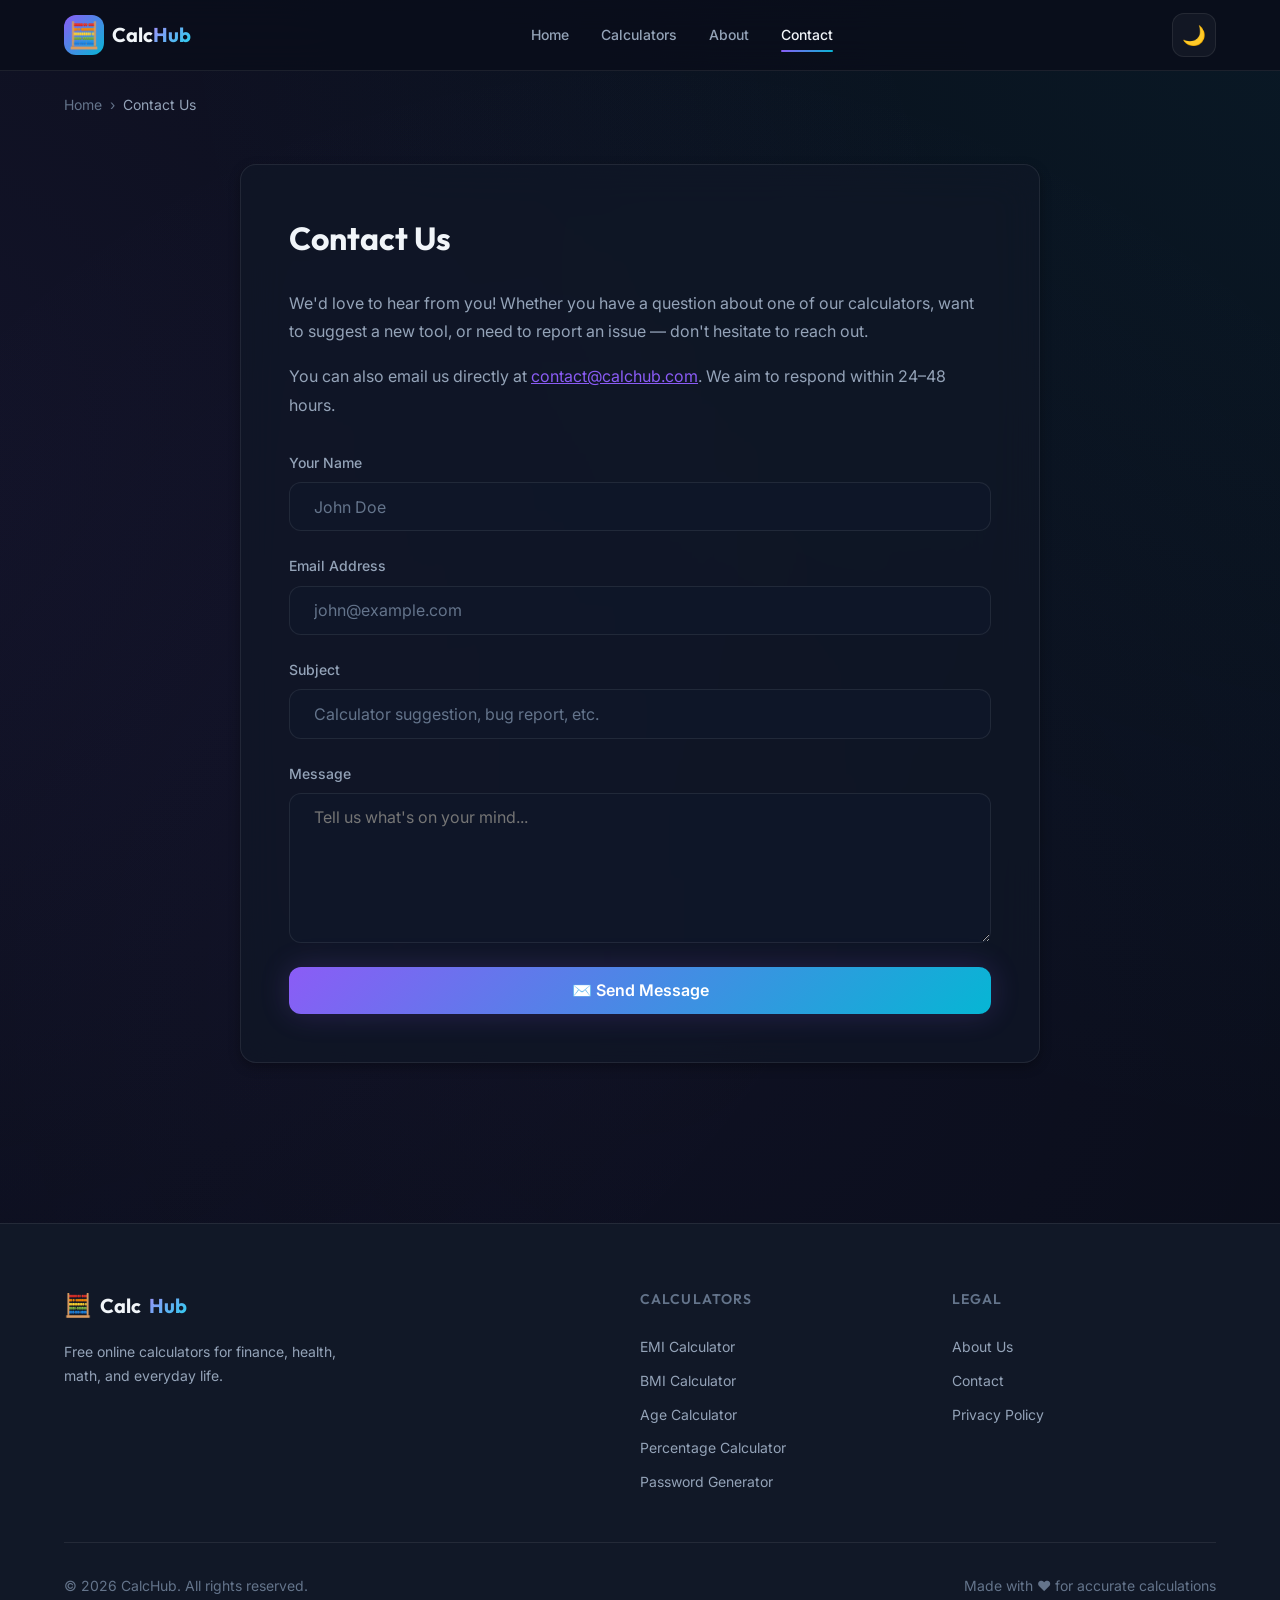
<file: pages/contact.html>
<!DOCTYPE html>
<html lang="en" data-theme="dark">
<head>
  <meta charset="UTF-8">
  <meta name="viewport" content="width=device-width, initial-scale=1.0">
  <title>Contact Us — Get in Touch | CalcHub</title>
  <meta name="description" content="Have questions, feedback, or suggestions for CalcHub? Reach out to us through our contact form or email. We'd love to hear from you.">
  <link rel="canonical" href="https://www.calchub.com/pages/contact.html">
  <link rel="stylesheet" href="../css/style.css">
  <link rel="stylesheet" href="../css/calculator.css">
</head>
<body>
  <!-- NAVBAR -->
  <nav class="navbar">
    <div class="container nav-content">
      <a href="../index.html" class="nav-logo">
        <span class="logo-icon">🧮</span>
        <span class="logo-text">Calc<span class="logo-accent">Hub</span></span>
      </a>
      <div class="nav-links" id="navLinks">
        <a href="../index.html">Home</a>
        <a href="../index.html#calculators">Calculators</a>
        <a href="../pages/about.html">About</a>
        <a href="../pages/contact.html" class="active">Contact</a>
      </div>
      <div class="nav-actions">
        <button class="theme-toggle" id="themeToggle" aria-label="Toggle theme">
          <span class="theme-icon-dark">🌙</span>
          <span class="theme-icon-light">☀️</span>
        </button>
        <button class="mobile-menu-btn" id="mobileMenuBtn" aria-label="Toggle menu">
          <span></span><span></span><span></span>
        </button>
      </div>
    </div>
  </nav>

  <!-- BREADCRUMB -->
  <div class="breadcrumb-wrapper">
    <div class="container">
      <nav class="breadcrumb">
        <a href="../index.html" class="breadcrumb-item">Home</a>
        <span class="breadcrumb-separator">›</span>
        <span class="breadcrumb-item active">Contact Us</span>
      </nav>
    </div>
  </div>

  <!-- MAIN CONTENT -->
  <main class="page-content">
    <div class="container">
      <div class="content-card glass-card">
        <h1>Contact Us</h1>

        <p>We'd love to hear from you! Whether you have a question about one of our calculators, want to suggest a new tool, or need to report an issue — don't hesitate to reach out.</p>

        <p>You can also email us directly at <a href="mailto:contact@calchub.com" style="color: var(--accent-purple); text-decoration: underline;">contact@calchub.com</a>. We aim to respond within 24–48 hours.</p>

        <form class="contact-form" id="contactForm">
          <div class="calc-input-group">
            <label class="calc-label" for="contactName">Your Name</label>
            <input type="text" id="contactName" class="calc-input" placeholder="John Doe" required>
          </div>

          <div class="calc-input-group">
            <label class="calc-label" for="contactEmail">Email Address</label>
            <input type="email" id="contactEmail" class="calc-input" placeholder="john@example.com" required>
          </div>

          <div class="calc-input-group">
            <label class="calc-label" for="contactSubject">Subject</label>
            <input type="text" id="contactSubject" class="calc-input" placeholder="Calculator suggestion, bug report, etc." required>
          </div>

          <div class="calc-input-group">
            <label class="calc-label" for="contactMessage">Message</label>
            <textarea id="contactMessage" placeholder="Tell us what's on your mind..." required></textarea>
          </div>

          <button type="submit" class="calc-btn calc-btn-primary" style="width: 100%;">
            ✉️ Send Message
          </button>
        </form>
      </div>
    </div>
  </main>

  <!-- FOOTER -->
  <footer class="footer">
    <div class="container">
      <div class="footer-grid">
        <div class="footer-brand">
          <div class="logo-text">
            <span style="font-size: 1.4rem;">🧮</span>
            Calc<span class="logo-accent">Hub</span>
          </div>
          <p>Free online calculators for finance, health, math, and everyday life.</p>
        </div>
        <div class="footer-col">
          <h4>Calculators</h4>
          <ul>
            <li><a href="../calculators/emi-calculator.html">EMI Calculator</a></li>
            <li><a href="../calculators/bmi-calculator.html">BMI Calculator</a></li>
            <li><a href="../calculators/age-calculator.html">Age Calculator</a></li>
            <li><a href="../calculators/percentage-calculator.html">Percentage Calculator</a></li>
            <li><a href="../calculators/password-generator.html">Password Generator</a></li>
          </ul>
        </div>

        <div class="footer-col">
          <h4>Legal</h4>
          <ul>
            <li><a href="about.html">About Us</a></li>
            <li><a href="contact.html">Contact</a></li>
            <li><a href="privacy-policy.html">Privacy Policy</a></li>
          </ul>
        </div>
      </div>
      <div class="footer-bottom">
        <span>&copy; 2026 CalcHub. All rights reserved.</span>
        <span>Made with ❤️ for accurate calculations</span>
      </div>
    </div>
  </footer>

  <script src="../js/main.js"></script>
  <script>
    // Contact form handler (frontend-only)
    document.getElementById('contactForm').addEventListener('submit', function(e) {
      e.preventDefault();

      const name = document.getElementById('contactName').value.trim();
      const email = document.getElementById('contactEmail').value.trim();
      const subject = document.getElementById('contactSubject').value.trim();
      const message = document.getElementById('contactMessage').value.trim();

      if (!name || !email || !subject || !message) {
        alert('Please fill in all fields.');
        return;
      }

      alert(`Thank you, ${name}! Your message has been received.\n\nWe'll get back to you at ${email} within 24–48 hours.`);
      this.reset();
    });
  </script>
</body>
</html>
</file>
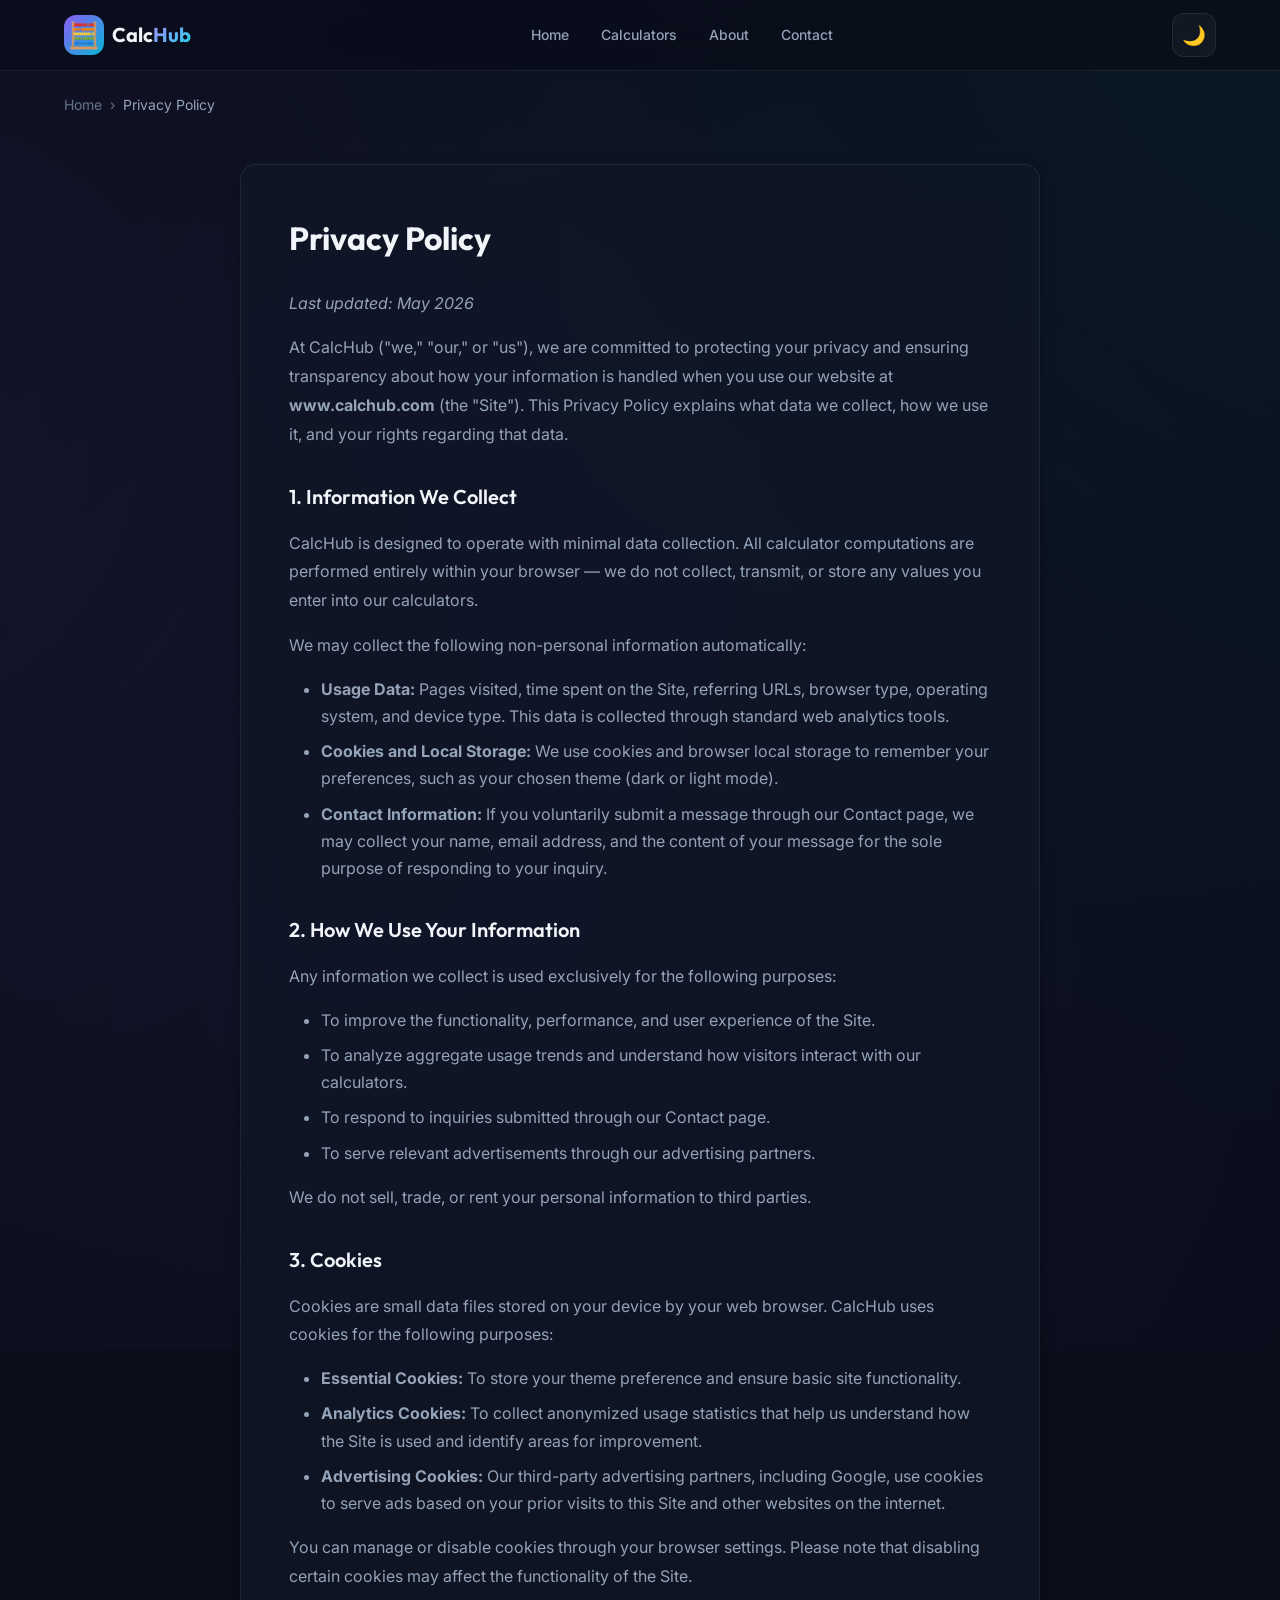
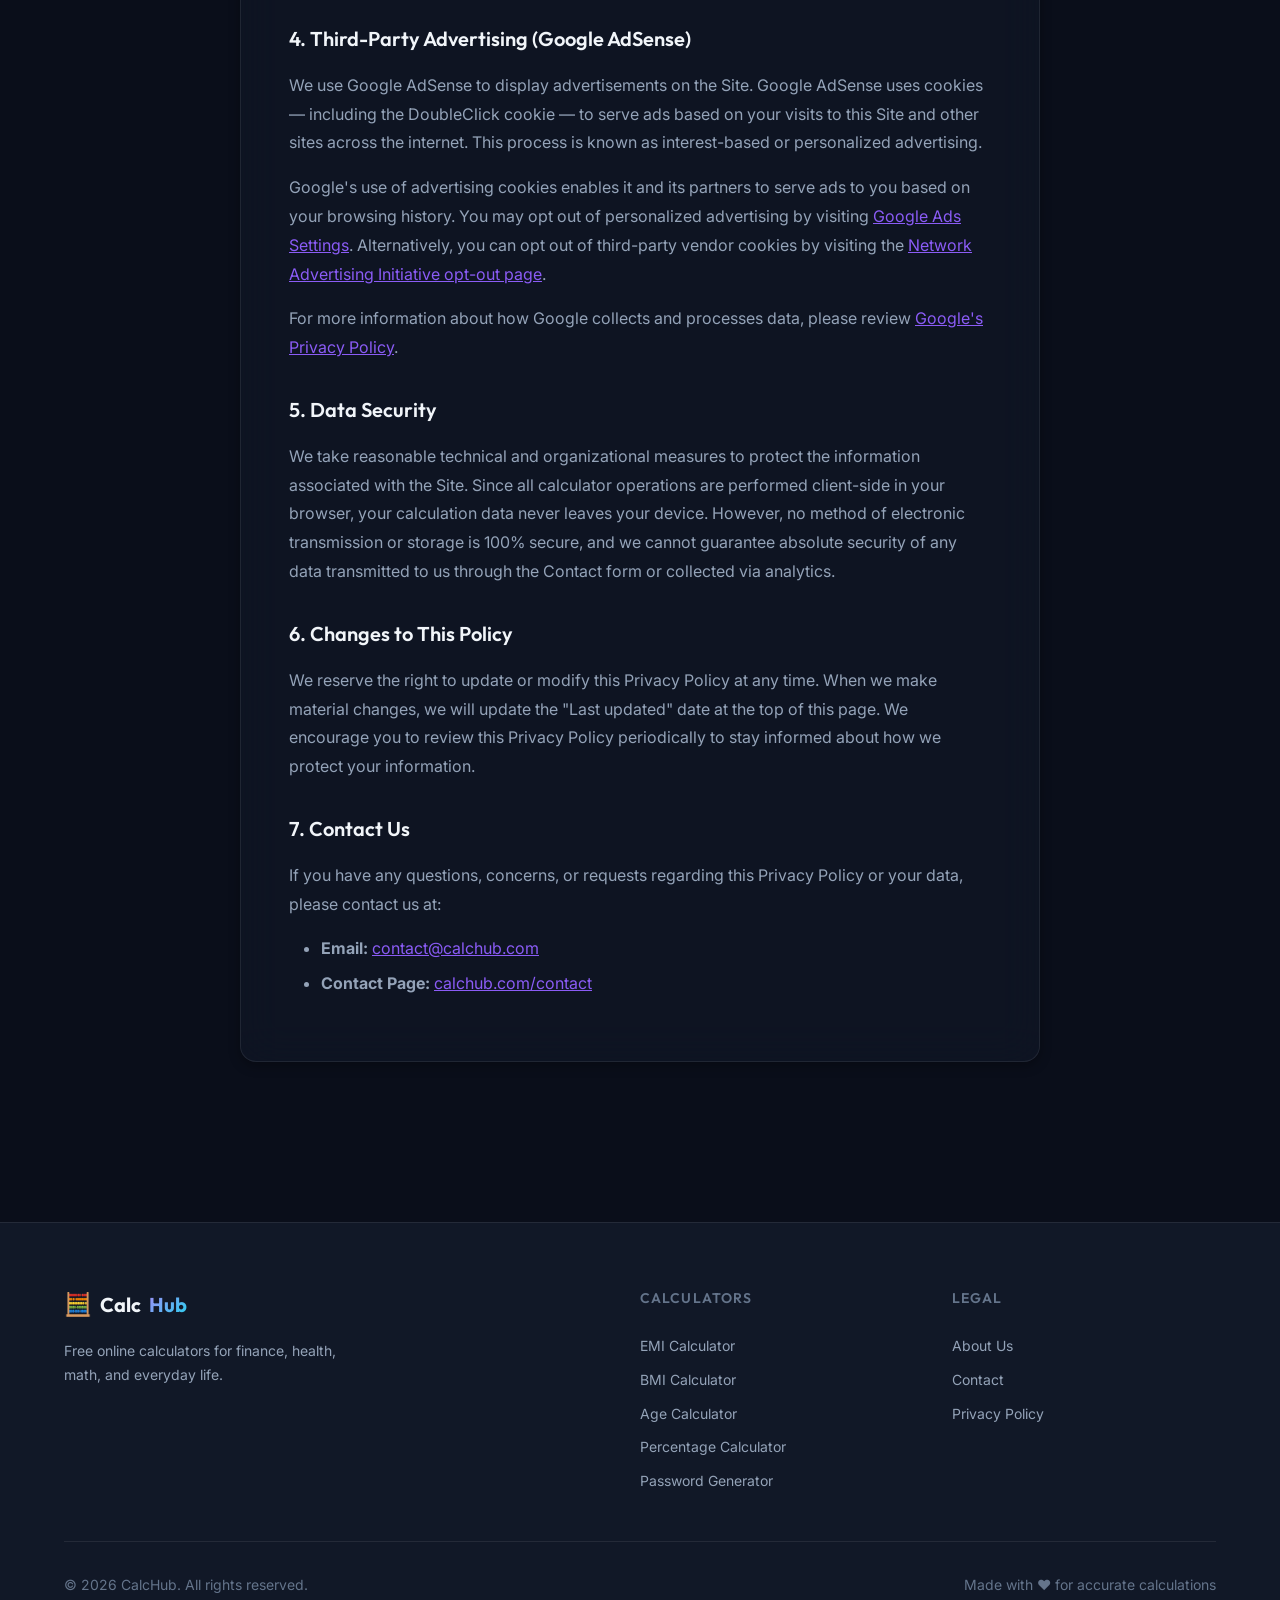
<file: pages/privacy-policy.html>
<!DOCTYPE html>
<html lang="en" data-theme="dark">
<head>
  <meta charset="UTF-8">
  <meta name="viewport" content="width=device-width, initial-scale=1.0">
  <title>Privacy Policy — Your Data & Privacy | CalcHub</title>
  <meta name="description" content="Read CalcHub's privacy policy. Learn how we handle your data, use cookies, and work with third-party advertising partners like Google AdSense.">
  <link rel="canonical" href="https://www.calchub.com/pages/privacy-policy.html">
  <link rel="stylesheet" href="../css/style.css">
  <link rel="stylesheet" href="../css/calculator.css">
</head>
<body>
  <!-- NAVBAR -->
  <nav class="navbar">
    <div class="container nav-content">
      <a href="../index.html" class="nav-logo">
        <span class="logo-icon">🧮</span>
        <span class="logo-text">Calc<span class="logo-accent">Hub</span></span>
      </a>
      <div class="nav-links" id="navLinks">
        <a href="../index.html">Home</a>
        <a href="../index.html#calculators">Calculators</a>
        <a href="../pages/about.html">About</a>
        <a href="../pages/contact.html">Contact</a>
      </div>
      <div class="nav-actions">
        <button class="theme-toggle" id="themeToggle" aria-label="Toggle theme">
          <span class="theme-icon-dark">🌙</span>
          <span class="theme-icon-light">☀️</span>
        </button>
        <button class="mobile-menu-btn" id="mobileMenuBtn" aria-label="Toggle menu">
          <span></span><span></span><span></span>
        </button>
      </div>
    </div>
  </nav>

  <!-- BREADCRUMB -->
  <div class="breadcrumb-wrapper">
    <div class="container">
      <nav class="breadcrumb">
        <a href="../index.html" class="breadcrumb-item">Home</a>
        <span class="breadcrumb-separator">›</span>
        <span class="breadcrumb-item active">Privacy Policy</span>
      </nav>
    </div>
  </div>

  <!-- MAIN CONTENT -->
  <main class="page-content">
    <div class="container">
      <div class="content-card glass-card">
        <h1>Privacy Policy</h1>
        <p><em>Last updated: May 2026</em></p>

        <p>At CalcHub ("we," "our," or "us"), we are committed to protecting your privacy and ensuring transparency about how your information is handled when you use our website at <strong>www.calchub.com</strong> (the "Site"). This Privacy Policy explains what data we collect, how we use it, and your rights regarding that data.</p>

        <h2>1. Information We Collect</h2>
        <p>CalcHub is designed to operate with minimal data collection. All calculator computations are performed entirely within your browser — we do not collect, transmit, or store any values you enter into our calculators.</p>
        <p>We may collect the following non-personal information automatically:</p>
        <ul>
          <li><strong>Usage Data:</strong> Pages visited, time spent on the Site, referring URLs, browser type, operating system, and device type. This data is collected through standard web analytics tools.</li>
          <li><strong>Cookies and Local Storage:</strong> We use cookies and browser local storage to remember your preferences, such as your chosen theme (dark or light mode).</li>
          <li><strong>Contact Information:</strong> If you voluntarily submit a message through our Contact page, we may collect your name, email address, and the content of your message for the sole purpose of responding to your inquiry.</li>
        </ul>

        <h2>2. How We Use Your Information</h2>
        <p>Any information we collect is used exclusively for the following purposes:</p>
        <ul>
          <li>To improve the functionality, performance, and user experience of the Site.</li>
          <li>To analyze aggregate usage trends and understand how visitors interact with our calculators.</li>
          <li>To respond to inquiries submitted through our Contact page.</li>
          <li>To serve relevant advertisements through our advertising partners.</li>
        </ul>
        <p>We do not sell, trade, or rent your personal information to third parties.</p>

        <h2>3. Cookies</h2>
        <p>Cookies are small data files stored on your device by your web browser. CalcHub uses cookies for the following purposes:</p>
        <ul>
          <li><strong>Essential Cookies:</strong> To store your theme preference and ensure basic site functionality.</li>
          <li><strong>Analytics Cookies:</strong> To collect anonymized usage statistics that help us understand how the Site is used and identify areas for improvement.</li>
          <li><strong>Advertising Cookies:</strong> Our third-party advertising partners, including Google, use cookies to serve ads based on your prior visits to this Site and other websites on the internet.</li>
        </ul>
        <p>You can manage or disable cookies through your browser settings. Please note that disabling certain cookies may affect the functionality of the Site.</p>

        <h2>4. Third-Party Advertising (Google AdSense)</h2>
        <p>We use Google AdSense to display advertisements on the Site. Google AdSense uses cookies — including the DoubleClick cookie — to serve ads based on your visits to this Site and other sites across the internet. This process is known as interest-based or personalized advertising.</p>
        <p>Google's use of advertising cookies enables it and its partners to serve ads to you based on your browsing history. You may opt out of personalized advertising by visiting <a href="https://www.google.com/settings/ads" target="_blank" rel="noopener noreferrer" style="color: var(--accent-purple); text-decoration: underline;">Google Ads Settings</a>. Alternatively, you can opt out of third-party vendor cookies by visiting the <a href="https://optout.networkadvertising.org/" target="_blank" rel="noopener noreferrer" style="color: var(--accent-purple); text-decoration: underline;">Network Advertising Initiative opt-out page</a>.</p>
        <p>For more information about how Google collects and processes data, please review <a href="https://policies.google.com/privacy" target="_blank" rel="noopener noreferrer" style="color: var(--accent-purple); text-decoration: underline;">Google's Privacy Policy</a>.</p>

        <h2>5. Data Security</h2>
        <p>We take reasonable technical and organizational measures to protect the information associated with the Site. Since all calculator operations are performed client-side in your browser, your calculation data never leaves your device. However, no method of electronic transmission or storage is 100% secure, and we cannot guarantee absolute security of any data transmitted to us through the Contact form or collected via analytics.</p>

        <h2>6. Changes to This Policy</h2>
        <p>We reserve the right to update or modify this Privacy Policy at any time. When we make material changes, we will update the "Last updated" date at the top of this page. We encourage you to review this Privacy Policy periodically to stay informed about how we protect your information.</p>

        <h2>7. Contact Us</h2>
        <p>If you have any questions, concerns, or requests regarding this Privacy Policy or your data, please contact us at:</p>
        <ul>
          <li><strong>Email:</strong> <a href="mailto:contact@calchub.com" style="color: var(--accent-purple); text-decoration: underline;">contact@calchub.com</a></li>
          <li><strong>Contact Page:</strong> <a href="contact.html" style="color: var(--accent-purple); text-decoration: underline;">calchub.com/contact</a></li>
        </ul>
      </div>
    </div>
  </main>

  <!-- FOOTER -->
  <footer class="footer">
    <div class="container">
      <div class="footer-grid">
        <div class="footer-brand">
          <div class="logo-text">
            <span style="font-size: 1.4rem;">🧮</span>
            Calc<span class="logo-accent">Hub</span>
          </div>
          <p>Free online calculators for finance, health, math, and everyday life.</p>
        </div>
        <div class="footer-col">
          <h4>Calculators</h4>
          <ul>
            <li><a href="../calculators/emi-calculator.html">EMI Calculator</a></li>
            <li><a href="../calculators/bmi-calculator.html">BMI Calculator</a></li>
            <li><a href="../calculators/age-calculator.html">Age Calculator</a></li>
            <li><a href="../calculators/percentage-calculator.html">Percentage Calculator</a></li>
            <li><a href="../calculators/password-generator.html">Password Generator</a></li>
          </ul>
        </div>

        <div class="footer-col">
          <h4>Legal</h4>
          <ul>
            <li><a href="about.html">About Us</a></li>
            <li><a href="contact.html">Contact</a></li>
            <li><a href="privacy-policy.html">Privacy Policy</a></li>
          </ul>
        </div>
      </div>
      <div class="footer-bottom">
        <span>&copy; 2026 CalcHub. All rights reserved.</span>
        <span>Made with ❤️ for accurate calculations</span>
      </div>
    </div>
  </footer>

  <script src="../js/main.js"></script>
</body>
</html>
</file>
<file: css/style.css>
/* ===== Google Fonts ===== */
@import url('https://fonts.googleapis.com/css2?family=Inter:wght@300;400;500;600;700&family=Outfit:wght@400;500;600;700;800&display=swap');

/* ===== CSS Custom Properties ===== */
:root {
  /* Colors - Dark Theme (Default) */
  --bg-primary: #0a0e1a;
  --bg-secondary: #111827;
  --bg-tertiary: #1e293b;
  --bg-card: rgba(17, 24, 39, 0.7);
  --bg-card-hover: rgba(30, 41, 59, 0.9);
  --bg-glass: rgba(255, 255, 255, 0.04);
  --bg-glass-border: rgba(255, 255, 255, 0.08);
  --bg-input: rgba(15, 23, 42, 0.8);

  --text-primary: #f1f5f9;
  --text-secondary: #94a3b8;
  --text-muted: #64748b;
  --text-inverse: #0f172a;

  --accent-purple: #8b5cf6;
  --accent-cyan: #06b6d4;
  --accent-gradient: linear-gradient(135deg, #8b5cf6, #06b6d4);
  --accent-gradient-hover: linear-gradient(135deg, #7c3aed, #0891b2);
  --accent-gradient-text: linear-gradient(135deg, #a78bfa, #22d3ee);

  --success: #10b981;
  --warning: #f59e0b;
  --error: #ef4444;
  --info: #3b82f6;

  --border-color: rgba(255, 255, 255, 0.08);
  --border-color-hover: rgba(255, 255, 255, 0.15);

  /* Typography */
  --font-heading: 'Outfit', sans-serif;
  --font-body: 'Inter', sans-serif;
  --fs-xs: 0.75rem;
  --fs-sm: 0.875rem;
  --fs-base: 1rem;
  --fs-lg: 1.125rem;
  --fs-xl: 1.25rem;
  --fs-2xl: 1.5rem;
  --fs-3xl: 2rem;
  --fs-4xl: 2.5rem;
  --fs-5xl: 3.5rem;

  /* Spacing */
  --space-xs: 0.25rem;
  --space-sm: 0.5rem;
  --space-md: 1rem;
  --space-lg: 1.5rem;
  --space-xl: 2rem;
  --space-2xl: 3rem;
  --space-3xl: 4rem;
  --space-4xl: 6rem;

  /* Border Radius */
  --radius-sm: 0.5rem;
  --radius-md: 0.75rem;
  --radius-lg: 1rem;
  --radius-xl: 1.5rem;
  --radius-full: 9999px;

  /* Shadows */
  --shadow-sm: 0 2px 4px rgba(0, 0, 0, 0.3);
  --shadow-md: 0 4px 12px rgba(0, 0, 0, 0.3);
  --shadow-lg: 0 8px 30px rgba(0, 0, 0, 0.4);
  --shadow-xl: 0 16px 50px rgba(0, 0, 0, 0.5);
  --shadow-glow-purple: 0 0 30px rgba(139, 92, 246, 0.2);
  --shadow-glow-cyan: 0 0 30px rgba(6, 182, 212, 0.2);

  /* Transitions */
  --transition-fast: 150ms ease;
  --transition-base: 300ms ease;
  --transition-slow: 500ms ease;

  /* Container */
  --container-max: 1200px;
}

/* ===== Light Theme ===== */
[data-theme="light"] {
  --bg-primary: #f1f5f9;
  --bg-secondary: #ffffff;
  --bg-tertiary: #e2e8f0;
  --bg-card: rgba(255, 255, 255, 0.85);
  --bg-card-hover: rgba(255, 255, 255, 1);
  --bg-glass: rgba(255, 255, 255, 0.6);
  --bg-glass-border: rgba(0, 0, 0, 0.08);
  --bg-input: rgba(241, 245, 249, 0.9);

  --text-primary: #0f172a;
  --text-secondary: #475569;
  --text-muted: #94a3b8;
  --text-inverse: #f1f5f9;

  --border-color: rgba(0, 0, 0, 0.08);
  --border-color-hover: rgba(0, 0, 0, 0.15);

  --shadow-sm: 0 2px 4px rgba(0, 0, 0, 0.06);
  --shadow-md: 0 4px 12px rgba(0, 0, 0, 0.08);
  --shadow-lg: 0 8px 30px rgba(0, 0, 0, 0.12);
  --shadow-xl: 0 16px 50px rgba(0, 0, 0, 0.15);
  --shadow-glow-purple: 0 0 30px rgba(139, 92, 246, 0.12);
  --shadow-glow-cyan: 0 0 30px rgba(6, 182, 212, 0.12);
}

/* ===== Reset ===== */
*,
*::before,
*::after {
  margin: 0;
  padding: 0;
  box-sizing: border-box;
}

html {
  scroll-behavior: smooth;
  -webkit-font-smoothing: antialiased;
  -moz-osx-font-smoothing: grayscale;
}

body {
  font-family: var(--font-body);
  background-color: var(--bg-primary);
  color: var(--text-primary);
  line-height: 1.6;
  min-height: 100vh;
  overflow-x: hidden;
  position: relative;
}

/* ===== Animated Background ===== */
body::before {
  content: '';
  position: fixed;
  top: -50%;
  left: -50%;
  width: 200%;
  height: 200%;
  background:
    radial-gradient(circle at 20% 50%, rgba(139, 92, 246, 0.07) 0%, transparent 50%),
    radial-gradient(circle at 80% 20%, rgba(6, 182, 212, 0.07) 0%, transparent 50%),
    radial-gradient(circle at 50% 80%, rgba(139, 92, 246, 0.04) 0%, transparent 50%);
  z-index: -1;
  pointer-events: none;
  animation: bgFloat 25s ease-in-out infinite;
}

@keyframes bgFloat {
  0%, 100% { transform: translate(0, 0) rotate(0deg); }
  33% { transform: translate(-1.5%, 1%) rotate(0.5deg); }
  66% { transform: translate(1%, -1.5%) rotate(-0.5deg); }
}

/* ===== Utility ===== */
a {
  text-decoration: none;
  color: inherit;
  transition: color var(--transition-fast);
}

img {
  max-width: 100%;
  display: block;
}

button {
  cursor: pointer;
  border: none;
  background: none;
  font-family: inherit;
  color: inherit;
}

input, select, textarea {
  font-family: inherit;
  font-size: inherit;
}

.container {
  max-width: var(--container-max);
  margin: 0 auto;
  padding: 0 var(--space-lg);
}

/* ===== Glass Card ===== */
.glass-card {
  background: var(--bg-card);
  border: 1px solid var(--bg-glass-border);
  border-radius: var(--radius-lg);
  backdrop-filter: blur(20px);
  -webkit-backdrop-filter: blur(20px);
  box-shadow: var(--shadow-md);
  transition: all var(--transition-base);
}

.glass-card:hover {
  border-color: var(--border-color-hover);
  box-shadow: var(--shadow-lg);
}

/* ===== Gradient Text ===== */
.gradient-text {
  background: var(--accent-gradient-text);
  -webkit-background-clip: text;
  -webkit-text-fill-color: transparent;
  background-clip: text;
}

/* ===== NAVBAR ===== */
.navbar {
  position: fixed;
  top: 0;
  left: 0;
  right: 0;
  z-index: 1000;
  background: rgba(10, 14, 26, 0.85);
  backdrop-filter: blur(20px);
  -webkit-backdrop-filter: blur(20px);
  border-bottom: 1px solid var(--border-color);
  transition: all var(--transition-base);
}

[data-theme="light"] .navbar {
  background: rgba(241, 245, 249, 0.85);
}

.navbar.scrolled {
  box-shadow: var(--shadow-md);
}

.nav-content {
  display: flex;
  align-items: center;
  justify-content: space-between;
  height: 70px;
}

.nav-logo {
  display: flex;
  align-items: center;
  gap: var(--space-sm);
  font-family: var(--font-heading);
  font-size: var(--fs-xl);
  font-weight: 700;
}

.logo-icon {
  font-size: 1.6rem;
  display: flex;
  align-items: center;
  justify-content: center;
  width: 40px;
  height: 40px;
  background: var(--accent-gradient);
  border-radius: var(--radius-md);
}

.logo-text {
  color: var(--text-primary);
}

.logo-accent {
  background: var(--accent-gradient-text);
  -webkit-background-clip: text;
  -webkit-text-fill-color: transparent;
  background-clip: text;
}

.nav-links {
  display: flex;
  align-items: center;
  gap: var(--space-xl);
}

.nav-links a {
  color: var(--text-secondary);
  font-size: var(--fs-sm);
  font-weight: 500;
  position: relative;
  padding: var(--space-xs) 0;
}

.nav-links a::after {
  content: '';
  position: absolute;
  bottom: -2px;
  left: 0;
  width: 0;
  height: 2px;
  background: var(--accent-gradient);
  border-radius: var(--radius-full);
  transition: width var(--transition-base);
}

.nav-links a:hover,
.nav-links a.active {
  color: var(--text-primary);
}

.nav-links a:hover::after,
.nav-links a.active::after {
  width: 100%;
}

.nav-actions {
  display: flex;
  align-items: center;
  gap: var(--space-md);
}

/* Theme Toggle */
.theme-toggle {
  position: relative;
  width: 44px;
  height: 44px;
  border-radius: var(--radius-md);
  display: flex;
  align-items: center;
  justify-content: center;
  font-size: 1.2rem;
  background: var(--bg-glass);
  border: 1px solid var(--border-color);
  transition: all var(--transition-base);
}

.theme-toggle:hover {
  background: var(--bg-card-hover);
  border-color: var(--border-color-hover);
  transform: scale(1.05);
}

.theme-icon-light { display: none; }
.theme-icon-dark { display: flex; }
[data-theme="light"] .theme-icon-light { display: flex; }
[data-theme="light"] .theme-icon-dark { display: none; }

/* Mobile Menu Button */
.mobile-menu-btn {
  display: none;
  flex-direction: column;
  gap: 5px;
  width: 44px;
  height: 44px;
  align-items: center;
  justify-content: center;
  border-radius: var(--radius-md);
  background: var(--bg-glass);
  border: 1px solid var(--border-color);
}

.mobile-menu-btn span {
  display: block;
  width: 20px;
  height: 2px;
  background: var(--text-primary);
  border-radius: var(--radius-full);
  transition: all var(--transition-base);
}

.mobile-menu-btn.active span:nth-child(1) {
  transform: rotate(45deg) translate(5px, 5px);
}

.mobile-menu-btn.active span:nth-child(2) {
  opacity: 0;
}

.mobile-menu-btn.active span:nth-child(3) {
  transform: rotate(-45deg) translate(5px, -5px);
}

/* ===== HERO SECTION ===== */
.hero {
  padding: calc(70px + var(--space-xl)) 0 var(--space-xl);
  text-align: center;
  position: relative;
}

.hero-badge {
  display: inline-flex;
  align-items: center;
  gap: var(--space-sm);
  padding: var(--space-sm) var(--space-lg);
  background: var(--bg-glass);
  border: 1px solid var(--border-color);
  border-radius: var(--radius-full);
  font-size: var(--fs-sm);
  color: var(--text-secondary);
  margin-bottom: var(--space-md);
  animation: fadeInUp 0.6s ease;
}

.hero-title {
  font-family: var(--font-heading);
  font-size: var(--fs-5xl);
  font-weight: 800;
  line-height: 1.15;
  margin-bottom: var(--space-sm);
  animation: fadeInUp 0.6s ease 0.1s both;
}

.hero-subtitle {
  font-size: var(--fs-lg);
  color: var(--text-secondary);
  max-width: 600px;
  margin: 0 auto var(--space-lg);
  animation: fadeInUp 0.6s ease 0.2s both;
}

/* Hero Search */
.hero-search {
  max-width: 500px;
  margin: 0 auto;
  position: relative;
  animation: fadeInUp 0.6s ease 0.3s both;
}

.hero-search input {
  width: 100%;
  padding: var(--space-lg) var(--space-xl);
  padding-left: 3.2rem;
  background: var(--bg-card);
  border: 1px solid var(--bg-glass-border);
  border-radius: var(--radius-xl);
  color: var(--text-primary);
  font-size: var(--fs-base);
  backdrop-filter: blur(20px);
  transition: all var(--transition-base);
  outline: none;
}

.hero-search input::placeholder {
  color: var(--text-muted);
}

.hero-search input:focus {
  border-color: var(--accent-purple);
  box-shadow: var(--shadow-glow-purple);
}

.hero-search .search-icon {
  position: absolute;
  left: var(--space-lg);
  top: 50%;
  transform: translateY(-50%);
  color: var(--text-muted);
  font-size: var(--fs-lg);
  pointer-events: none;
}

/* ===== CATEGORY FILTERS ===== */
.category-filters {
  display: flex;
  flex-wrap: wrap;
  justify-content: center;
  gap: var(--space-sm);
  margin-bottom: var(--space-2xl);
  animation: fadeInUp 0.6s ease 0.4s both;
}

.category-btn {
  padding: var(--space-sm) var(--space-lg);
  border-radius: var(--radius-full);
  font-size: var(--fs-sm);
  font-weight: 500;
  color: var(--text-secondary);
  background: var(--bg-glass);
  border: 1px solid var(--border-color);
  transition: all var(--transition-base);
}

.category-btn:hover,
.category-btn.active {
  color: var(--text-primary);
  background: var(--bg-card-hover);
  border-color: var(--accent-purple);
  box-shadow: var(--shadow-glow-purple);
}

.category-btn.active {
  background: var(--accent-gradient);
  color: #ffffff;
  border-color: transparent;
}

/* ===== CALCULATOR CARDS GRID ===== */
.section {
  padding: var(--space-2xl) 0;
}

.section-title {
  font-family: var(--font-heading);
  font-size: var(--fs-2xl);
  font-weight: 700;
  margin-bottom: var(--space-xl);
  text-align: center;
}

.calc-grid {
  display: grid;
  grid-template-columns: repeat(auto-fill, minmax(280px, 1fr));
  gap: var(--space-lg);
}

.calc-card {
  padding: var(--space-xl);
  border-radius: var(--radius-lg);
  text-decoration: none;
  display: flex;
  flex-direction: column;
  gap: var(--space-md);
  position: relative;
  overflow: hidden;
  transition: all var(--transition-base);
  cursor: pointer;
}

.calc-card::before {
  content: '';
  position: absolute;
  top: 0;
  left: 0;
  right: 0;
  height: 3px;
  background: var(--accent-gradient);
  opacity: 0;
  transition: opacity var(--transition-base);
}

.calc-card:hover {
  transform: translateY(-4px);
  box-shadow: var(--shadow-xl), var(--shadow-glow-purple);
}

.calc-card:hover::before {
  opacity: 1;
}

.calc-card-icon {
  width: 52px;
  height: 52px;
  border-radius: var(--radius-md);
  display: flex;
  align-items: center;
  justify-content: center;
  font-size: 1.5rem;
  background: var(--accent-gradient);
  box-shadow: var(--shadow-glow-purple);
}

.calc-card-title {
  font-family: var(--font-heading);
  font-size: var(--fs-lg);
  font-weight: 600;
}

.calc-card-desc {
  color: var(--text-secondary);
  font-size: var(--fs-sm);
  line-height: 1.5;
}

.calc-card-arrow {
  display: inline-flex;
  align-items: center;
  gap: var(--space-sm);
  background: linear-gradient(135deg, #1e40af, #3b82f6);
  color: #ffffff;
  padding: 0.6rem 1.2rem;
  border-radius: var(--radius-full);
  font-size: var(--fs-sm);
  font-weight: 600;
  margin-top: auto;
  border: 1px solid rgba(255, 255, 255, 0.1);
  width: fit-content;
  transition: all var(--transition-base);
  box-shadow: 0 4px 10px rgba(59, 130, 246, 0.15);
}

.calc-card:hover .calc-card-arrow {
  gap: var(--space-md);
  background: linear-gradient(135deg, #1d4ed8, #2563eb);
  box-shadow: 0 0 20px rgba(59, 130, 246, 0.4);
  transform: translateY(-2px);
}

/* ===== AD PLACEHOLDERS ===== */
.ad-placeholder {
  background: var(--bg-glass);
  border: 1px dashed var(--border-color);
  border-radius: var(--radius-md);
  display: flex;
  align-items: center;
  justify-content: center;
  color: var(--text-muted);
  font-size: var(--fs-sm);
  text-transform: uppercase;
  letter-spacing: 0.1em;
}

.ad-leaderboard {
  height: 90px;
  margin: var(--space-xl) 0;
}

.ad-rectangle {
  width: 100%;
  height: 250px;
  margin-bottom: var(--space-lg);
}

.ad-infeed {
  height: 120px;
  margin: var(--space-lg) 0;
}

/* ===== FOOTER ===== */
.footer {
  background: var(--bg-secondary);
  border-top: 1px solid var(--border-color);
  padding: var(--space-3xl) 0 var(--space-xl);
  margin-top: var(--space-4xl);
}

.footer-grid {
  display: grid;
  grid-template-columns: 2fr 1fr 1fr;
  gap: var(--space-2xl);
  margin-bottom: var(--space-2xl);
}

.footer-brand .logo-text {
  font-family: var(--font-heading);
  font-size: var(--fs-xl);
  font-weight: 700;
  margin-bottom: var(--space-md);
  display: flex;
  align-items: center;
  gap: var(--space-sm);
}

.footer-brand p {
  color: var(--text-secondary);
  font-size: var(--fs-sm);
  line-height: 1.7;
  max-width: 300px;
}

.footer-col h4 {
  font-family: var(--font-heading);
  font-size: var(--fs-sm);
  font-weight: 600;
  text-transform: uppercase;
  letter-spacing: 0.08em;
  color: var(--text-muted);
  margin-bottom: var(--space-lg);
}

.footer-col ul {
  list-style: none;
  display: flex;
  flex-direction: column;
  gap: var(--space-sm);
}

.footer-col a {
  color: var(--text-secondary);
  font-size: var(--fs-sm);
  transition: all var(--transition-fast);
}

.footer-col a:hover {
  color: var(--text-primary);
  padding-left: var(--space-xs);
}

.footer-bottom {
  border-top: 1px solid var(--border-color);
  padding-top: var(--space-xl);
  display: flex;
  align-items: center;
  justify-content: space-between;
  color: var(--text-muted);
  font-size: var(--fs-sm);
}

/* ===== BREADCRUMB ===== */
.breadcrumb-wrapper {
  padding-top: calc(70px + var(--space-lg));
  padding-bottom: var(--space-md);
}

.breadcrumb {
  display: flex;
  align-items: center;
  gap: var(--space-sm);
  font-size: var(--fs-sm);
}

.breadcrumb-item {
  color: var(--text-muted);
  transition: color var(--transition-fast);
}

.breadcrumb-item:hover:not(.active) {
  color: var(--text-primary);
}

.breadcrumb-item.active {
  color: var(--text-secondary);
}

.breadcrumb-separator {
  color: var(--text-muted);
}

/* ===== ANIMATIONS ===== */
@keyframes fadeInUp {
  from {
    opacity: 0;
    transform: translateY(20px);
  }
  to {
    opacity: 1;
    transform: translateY(0);
  }
}

@keyframes fadeIn {
  from { opacity: 0; }
  to { opacity: 1; }
}

@keyframes slideInRight {
  from {
    opacity: 0;
    transform: translateX(20px);
  }
  to {
    opacity: 1;
    transform: translateX(0);
  }
}

@keyframes pulse {
  0%, 100% { transform: scale(1); }
  50% { transform: scale(1.05); }
}

@keyframes shimmer {
  0% { background-position: -200% 0; }
  100% { background-position: 200% 0; }
}

.animate-in {
  animation: fadeInUp 0.5s ease both;
}

.animate-delay-1 { animation-delay: 0.1s; }
.animate-delay-2 { animation-delay: 0.2s; }
.animate-delay-3 { animation-delay: 0.3s; }
.animate-delay-4 { animation-delay: 0.4s; }
.animate-delay-5 { animation-delay: 0.5s; }

/* ===== STATS BAR ===== */
.stats-bar {
  display: flex;
  justify-content: center;
  gap: var(--space-3xl);
  padding: var(--space-2xl) 0;
  margin-bottom: var(--space-xl);
}

.stat-item {
  text-align: center;
}

.stat-number {
  font-family: var(--font-heading);
  font-size: var(--fs-3xl);
  font-weight: 800;
  background: var(--accent-gradient-text);
  -webkit-background-clip: text;
  -webkit-text-fill-color: transparent;
  background-clip: text;
}

.stat-label {
  font-size: var(--fs-sm);
  color: var(--text-muted);
  margin-top: var(--space-xs);
}

/* ===== RESPONSIVE ===== */
@media (max-width: 1024px) {
  .footer-grid {
    grid-template-columns: 1fr 1fr;
    gap: var(--space-xl);
  }
}

@media (max-width: 768px) {
  :root {
    --fs-5xl: 2.5rem;
    --fs-4xl: 2rem;
    --fs-3xl: 1.5rem;
  }

  .nav-links {
    display: none;
    position: absolute;
    top: 70px;
    left: 0;
    right: 0;
    background: var(--bg-secondary);
    border-bottom: 1px solid var(--border-color);
    flex-direction: column;
    padding: var(--space-lg);
    gap: var(--space-md);
  }

  .nav-links.active {
    display: flex;
  }

  .mobile-menu-btn {
    display: flex;
  }

  .hero {
    padding-top: calc(70px + var(--space-2xl));
  }

  .hero-title {
    font-size: var(--fs-4xl);
  }

  .calc-grid {
    grid-template-columns: 1fr;
  }

  .stats-bar {
    gap: var(--space-xl);
    flex-wrap: wrap;
  }

  .footer-grid {
    grid-template-columns: 1fr;
  }

  .footer-bottom {
    flex-direction: column;
    gap: var(--space-md);
    text-align: center;
  }

  .ad-leaderboard {
    height: 60px;
  }
}

@media (max-width: 480px) {
  .container {
    padding: 0 var(--space-md);
  }

  .hero-title {
    font-size: var(--fs-3xl);
  }

  .category-filters {
    gap: var(--space-xs);
  }

  .category-btn {
    padding: var(--space-xs) var(--space-md);
    font-size: var(--fs-xs);
  }
}
</file>
<file: css/calculator.css>
/* ===== CALCULATOR PAGE LAYOUT ===== */
.calc-page {
  padding: var(--space-xl) 0;
}

.calc-main {
  display: grid;
  grid-template-columns: 1fr 320px;
  gap: var(--space-xl);
  align-items: start;
}

.calc-content {
  display: flex;
  flex-direction: column;
  gap: var(--space-xl);
}

/* ===== CALCULATOR CONTAINER ===== */
.calc-container {
  padding: var(--space-2xl);
  position: relative;
  overflow: hidden;
}

.calc-container::before {
  content: '';
  position: absolute;
  top: 0;
  left: 0;
  right: 0;
  height: 4px;
  background: var(--accent-gradient);
}

.calc-header {
  margin-bottom: var(--space-xl);
}

.calc-title {
  font-family: var(--font-heading);
  font-size: var(--fs-3xl);
  font-weight: 700;
  margin-bottom: var(--space-sm);
}

.calc-description {
  color: var(--text-secondary);
  font-size: var(--fs-base);
}

/* ===== CALCULATOR FORM ===== */
.calc-body {
  display: flex;
  flex-direction: column;
  gap: var(--space-lg);
}

.calc-input-group {
  display: flex;
  flex-direction: column;
  gap: var(--space-sm);
}

.calc-input-row {
  display: grid;
  grid-template-columns: 1fr 1fr;
  gap: var(--space-lg);
}

.calc-label {
  font-size: var(--fs-sm);
  font-weight: 500;
  color: var(--text-secondary);
}

.calc-input,
.calc-select {
  width: 100%;
  padding: 0.85rem var(--space-lg);
  background: var(--bg-input);
  border: 1px solid var(--border-color);
  border-radius: var(--radius-md);
  color: var(--text-primary);
  font-size: var(--fs-base);
  transition: all var(--transition-base);
  outline: none;
}

.calc-input:focus,
.calc-select:focus {
  border-color: var(--accent-purple);
  box-shadow: 0 0 0 3px rgba(139, 92, 246, 0.15);
}

.calc-input::placeholder {
  color: var(--text-muted);
}

.calc-select {
  cursor: pointer;
  appearance: none;
  background-image: url("data:image/svg+xml,%3Csvg xmlns='http://www.w3.org/2000/svg' width='16' height='16' fill='%2394a3b8' viewBox='0 0 16 16'%3E%3Cpath d='M4 6l4 4 4-4'/%3E%3C/svg%3E");
  background-repeat: no-repeat;
  background-position: right 1rem center;
  padding-right: 2.5rem;
}

.calc-select option {
  background: var(--bg-secondary);
  color: var(--text-primary);
}

/* Input with unit suffix */
.calc-input-with-unit {
  position: relative;
}

.calc-input-with-unit .calc-input {
  padding-right: 3.5rem;
}

.calc-input-unit {
  position: absolute;
  right: var(--space-lg);
  top: 50%;
  transform: translateY(-50%);
  color: var(--text-muted);
  font-size: var(--fs-sm);
  font-weight: 500;
  pointer-events: none;
}

/* Range slider */
.calc-range {
  width: 100%;
  height: 6px;
  -webkit-appearance: none;
  appearance: none;
  background: var(--bg-tertiary);
  border-radius: var(--radius-full);
  outline: none;
  margin-top: var(--space-sm);
}

.calc-range::-webkit-slider-thumb {
  -webkit-appearance: none;
  appearance: none;
  width: 20px;
  height: 20px;
  background: var(--accent-gradient);
  border-radius: 50%;
  cursor: pointer;
  box-shadow: var(--shadow-glow-purple);
  transition: transform var(--transition-fast);
}

.calc-range::-webkit-slider-thumb:hover {
  transform: scale(1.2);
}

.calc-range-labels {
  display: flex;
  justify-content: space-between;
  color: var(--text-muted);
  font-size: var(--fs-xs);
  margin-top: var(--space-xs);
}

/* ===== CALCULATOR BUTTONS ===== */
.calc-btn {
  padding: 0.85rem var(--space-xl);
  border-radius: var(--radius-md);
  font-size: var(--fs-base);
  font-weight: 600;
  transition: all var(--transition-base);
  display: inline-flex;
  align-items: center;
  justify-content: center;
  gap: var(--space-sm);
}

.calc-btn-primary {
  background: var(--accent-gradient);
  color: #ffffff;
  box-shadow: var(--shadow-glow-purple);
}

.calc-btn-primary:hover {
  background: var(--accent-gradient-hover);
  transform: translateY(-2px);
  box-shadow: var(--shadow-lg), var(--shadow-glow-purple);
}

.calc-btn-primary:active {
  transform: translateY(0);
}

.calc-btn-secondary {
  background: var(--bg-glass);
  color: var(--text-primary);
  border: 1px solid var(--border-color);
}

.calc-btn-secondary:hover {
  background: var(--bg-card-hover);
  border-color: var(--border-color-hover);
}

.calc-btn-group {
  display: flex;
  gap: var(--space-md);
  margin-top: var(--space-sm);
}

/* ===== CALCULATOR RESULTS ===== */
.calc-result {
  margin-top: var(--space-xl);
  padding: var(--space-xl);
  background: var(--bg-glass);
  border: 1px solid var(--border-color);
  border-radius: var(--radius-lg);
  animation: fadeInUp 0.4s ease;
}

.calc-result-grid {
  display: grid;
  grid-template-columns: repeat(auto-fit, minmax(150px, 1fr));
  gap: var(--space-lg);
}

.calc-result-item {
  text-align: center;
  padding: var(--space-lg);
  background: var(--bg-card);
  border-radius: var(--radius-md);
  border: 1px solid var(--border-color);
}

.calc-result-value {
  font-family: var(--font-heading);
  font-size: var(--fs-2xl);
  font-weight: 700;
  background: var(--accent-gradient-text);
  -webkit-background-clip: text;
  -webkit-text-fill-color: transparent;
  background-clip: text;
  margin-bottom: var(--space-xs);
}

.calc-result-label {
  font-size: var(--fs-sm);
  color: var(--text-muted);
}

/* Single big result */
.calc-result-big {
  text-align: center;
  padding: var(--space-xl);
}

.calc-result-big .calc-result-value {
  font-size: var(--fs-4xl);
}

/* Result tag/badge */
.calc-result-tag {
  display: inline-flex;
  align-items: center;
  gap: var(--space-xs);
  padding: var(--space-xs) var(--space-md);
  border-radius: var(--radius-full);
  font-size: var(--fs-sm);
  font-weight: 500;
  margin-top: var(--space-sm);
}

.calc-result-tag.success {
  background: rgba(16, 185, 129, 0.15);
  color: var(--success);
  border: 1px solid rgba(16, 185, 129, 0.3);
}

.calc-result-tag.warning {
  background: rgba(245, 158, 11, 0.15);
  color: var(--warning);
  border: 1px solid rgba(245, 158, 11, 0.3);
}

.calc-result-tag.error {
  background: rgba(239, 68, 68, 0.15);
  color: var(--error);
  border: 1px solid rgba(239, 68, 68, 0.3);
}

.calc-result-tag.info {
  background: rgba(59, 130, 246, 0.15);
  color: var(--info);
  border: 1px solid rgba(59, 130, 246, 0.3);
}

/* ===== RESULT TABLE ===== */
.calc-table-wrapper {
  overflow-x: auto;
  margin-top: var(--space-lg);
  border-radius: var(--radius-md);
  border: 1px solid var(--border-color);
}

.calc-table {
  width: 100%;
  border-collapse: collapse;
  font-size: var(--fs-sm);
}

.calc-table th {
  background: var(--bg-tertiary);
  padding: var(--space-md) var(--space-lg);
  text-align: left;
  font-weight: 600;
  color: var(--text-secondary);
  white-space: nowrap;
}

.calc-table td {
  padding: var(--space-md) var(--space-lg);
  border-top: 1px solid var(--border-color);
  color: var(--text-primary);
}

.calc-table tr:hover td {
  background: var(--bg-glass);
}

/* ===== INFO / FORMULA SECTION ===== */
.info-section {
  padding: var(--space-xl);
}

.info-section h2 {
  font-family: var(--font-heading);
  font-size: var(--fs-xl);
  font-weight: 600;
  margin-bottom: var(--space-lg);
}

.info-section p {
  color: var(--text-secondary);
  line-height: 1.8;
  margin-bottom: var(--space-md);
}

.info-section ul,
.info-section ol {
  color: var(--text-secondary);
  padding-left: var(--space-xl);
  margin-bottom: var(--space-md);
}

.info-section li {
  margin-bottom: var(--space-sm);
  line-height: 1.7;
}

.formula-box {
  background: var(--bg-tertiary);
  border: 1px solid var(--border-color);
  border-radius: var(--radius-md);
  padding: var(--space-lg);
  font-family: 'Courier New', monospace;
  font-size: var(--fs-base);
  color: var(--accent-purple);
  text-align: center;
  margin: var(--space-lg) 0;
  overflow-x: auto;
}

/* ===== FAQ SECTION ===== */
.faq-section {
  padding: var(--space-xl);
}

.faq-section h2 {
  font-family: var(--font-heading);
  font-size: var(--fs-xl);
  font-weight: 600;
  margin-bottom: var(--space-lg);
}

.faq-item {
  border-bottom: 1px solid var(--border-color);
}

.faq-item:last-child {
  border-bottom: none;
}

.faq-question {
  width: 100%;
  text-align: left;
  padding: var(--space-lg) 0;
  font-size: var(--fs-base);
  font-weight: 500;
  color: var(--text-primary);
  display: flex;
  justify-content: space-between;
  align-items: center;
  gap: var(--space-md);
  transition: color var(--transition-fast);
}

.faq-question:hover {
  color: var(--accent-purple);
}

.faq-question::after {
  content: '+';
  font-size: var(--fs-xl);
  font-weight: 300;
  color: var(--text-muted);
  flex-shrink: 0;
  transition: transform var(--transition-base);
}

.faq-item.active .faq-question::after {
  content: '−';
  color: var(--accent-purple);
}

.faq-answer {
  max-height: 0;
  overflow: hidden;
  transition: max-height var(--transition-slow), padding var(--transition-slow);
}

.faq-item.active .faq-answer {
  max-height: 500px;
  padding-bottom: var(--space-lg);
}

.faq-answer p {
  color: var(--text-secondary);
  line-height: 1.7;
  font-size: var(--fs-sm);
}

/* ===== SIDEBAR ===== */
.calc-sidebar {
  display: flex;
  flex-direction: column;
  gap: var(--space-lg);
  position: sticky;
  top: calc(70px + var(--space-xl));
}

.related-calcs {
  padding: var(--space-xl);
}

.related-calcs h3 {
  font-family: var(--font-heading);
  font-size: var(--fs-base);
  font-weight: 600;
  margin-bottom: var(--space-lg);
  color: var(--text-secondary);
  text-transform: uppercase;
  letter-spacing: 0.05em;
  font-size: var(--fs-sm);
}

.related-calc-link {
  display: flex;
  align-items: center;
  gap: var(--space-md);
  padding: var(--space-md);
  border-radius: var(--radius-md);
  transition: all var(--transition-base);
  margin-bottom: var(--space-sm);
}

.related-calc-link:hover {
  background: var(--bg-glass);
}

.related-calc-icon {
  width: 36px;
  height: 36px;
  border-radius: var(--radius-sm);
  display: flex;
  align-items: center;
  justify-content: center;
  font-size: 1rem;
  background: var(--bg-tertiary);
  flex-shrink: 0;
}

.related-calc-info {
  display: flex;
  flex-direction: column;
}

.related-calc-name {
  font-size: var(--fs-sm);
  font-weight: 500;
  color: var(--text-primary);
}

.related-calc-category {
  font-size: var(--fs-xs);
  color: var(--text-muted);
}

/* ===== COPY BUTTON ===== */
.copy-btn {
  padding: var(--space-xs) var(--space-md);
  border-radius: var(--radius-sm);
  font-size: var(--fs-xs);
  font-weight: 500;
  color: var(--text-secondary);
  background: var(--bg-glass);
  border: 1px solid var(--border-color);
  transition: all var(--transition-fast);
  cursor: pointer;
}

.copy-btn:hover {
  color: var(--text-primary);
  border-color: var(--accent-purple);
}

.copy-btn.copied {
  color: var(--success);
  border-color: var(--success);
}

/* ===== CHECKBOX / TOGGLE ===== */
.calc-checkbox-group {
  display: flex;
  flex-wrap: wrap;
  gap: var(--space-md);
}

.calc-checkbox {
  display: flex;
  align-items: center;
  gap: var(--space-sm);
  cursor: pointer;
  font-size: var(--fs-sm);
  color: var(--text-secondary);
}

.calc-checkbox input[type="checkbox"] {
  width: 18px;
  height: 18px;
  accent-color: var(--accent-purple);
  cursor: pointer;
}

.calc-checkbox:hover {
  color: var(--text-primary);
}

/* ===== STRENGTH METER ===== */
.strength-meter {
  display: flex;
  gap: var(--space-xs);
  margin-top: var(--space-sm);
}

.strength-bar {
  height: 4px;
  flex: 1;
  border-radius: var(--radius-full);
  background: var(--bg-tertiary);
  transition: background var(--transition-base);
}

.strength-bar.active.weak { background: var(--error); }
.strength-bar.active.fair { background: var(--warning); }
.strength-bar.active.good { background: var(--info); }
.strength-bar.active.strong { background: var(--success); }

.strength-text {
  font-size: var(--fs-sm);
  font-weight: 500;
  margin-top: var(--space-xs);
}

/* ===== SUPPORT / STATIC PAGES ===== */
.page-content {
  padding-top: var(--space-xl);
  padding-bottom: var(--space-3xl);
}

.page-content .content-card {
  max-width: 800px;
  margin: 0 auto;
  padding: var(--space-2xl);
}

.page-content h1 {
  font-family: var(--font-heading);
  font-size: var(--fs-3xl);
  font-weight: 700;
  margin-bottom: var(--space-lg);
}

.page-content h2 {
  font-family: var(--font-heading);
  font-size: var(--fs-xl);
  font-weight: 600;
  margin-top: var(--space-xl);
  margin-bottom: var(--space-md);
}

.page-content p {
  color: var(--text-secondary);
  line-height: 1.8;
  margin-bottom: var(--space-md);
}

.page-content ul {
  color: var(--text-secondary);
  padding-left: var(--space-xl);
  margin-bottom: var(--space-md);
}

.page-content li {
  margin-bottom: var(--space-sm);
  line-height: 1.7;
}

/* Contact Form */
.contact-form {
  display: flex;
  flex-direction: column;
  gap: var(--space-lg);
  margin-top: var(--space-xl);
}

.contact-form textarea {
  width: 100%;
  padding: 0.85rem var(--space-lg);
  background: var(--bg-input);
  border: 1px solid var(--border-color);
  border-radius: var(--radius-md);
  color: var(--text-primary);
  font-size: var(--fs-base);
  resize: vertical;
  min-height: 150px;
  outline: none;
  transition: all var(--transition-base);
}

.contact-form textarea:focus {
  border-color: var(--accent-purple);
  box-shadow: 0 0 0 3px rgba(139, 92, 246, 0.15);
}

/* ===== RESPONSIVE — Calculator Pages ===== */
@media (max-width: 1024px) {
  .calc-main {
    grid-template-columns: 1fr;
  }

  .calc-sidebar {
    position: static;
    flex-direction: row;
    flex-wrap: wrap;
  }

  .calc-sidebar > * {
    flex: 1;
    min-width: 250px;
  }
}

@media (max-width: 768px) {
  .calc-container {
    padding: var(--space-lg);
  }

  .calc-input-row {
    grid-template-columns: 1fr;
  }

  .calc-result-grid {
    grid-template-columns: 1fr 1fr;
  }

  .calc-btn-group {
    flex-direction: column;
  }

  .info-section,
  .faq-section,
  .related-calcs {
    padding: var(--space-lg);
  }

  .page-content .content-card {
    padding: var(--space-lg);
  }
}

@media (max-width: 480px) {
  .calc-result-grid {
    grid-template-columns: 1fr;
  }

  .calc-title {
    font-size: var(--fs-2xl);
  }
}
</file>
